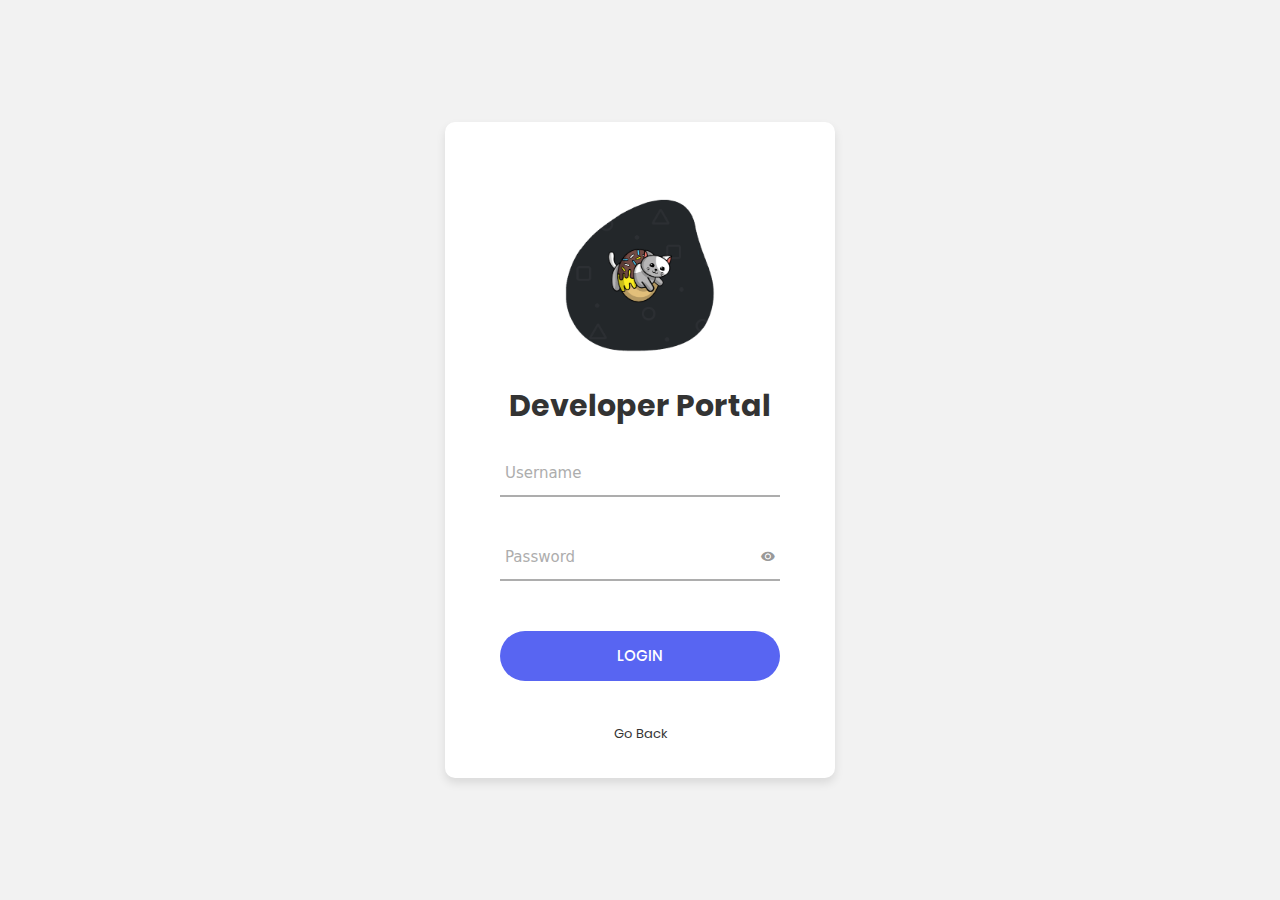
<file: portal/index.html>
<!DOCTYPE html>
<html lang="en">
<head>
	<title>Dev Portal | BobCat Inc.</title>
	<meta charset="UTF-8">
	<meta name="viewport" content="width=device-width, initial-scale=1">
    
	<link href="/assets/img/favicon.png" rel="icon">
    <link href="/assets/img/apple-touch-icon.png" rel="apple-touch-icon">
        
	<link href="./assets-portal/vendor/bootstrap/css/bootstrap.min.css" rel="stylesheet">
	<link href="./assets-portal/fonts/font-awesome-4.7.0/css/font-awesome.min.css" rel="stylesheet">
	<link href="./assets-portal/fonts/iconic/css/material-design-iconic-font.min.css" rel="stylesheet">
	<link href="./assets-portal/vendor/animate/animate.css" rel="stylesheet">
	<link href="./assets-portal/vendor/css-hamburgers/hamburgers.min.css" rel="stylesheet">
	<link href="./assets-portal/vendor/animsition/css/animsition.min.css" rel="stylesheet">
	<link href="./assets-portal/vendor/select2/select2.min.css" rel="stylesheet">
	<link href="./assets-portal/vendor/daterangepicker/daterangepicker.css" rel="stylesheet">
<!--===============================================================================================-->
	<link href="./assets-portal/css/util.css" rel="stylesheet">
	<link href="./assets-portal/css/main.css" rel="stylesheet">
    
</head>
<body>
	
	<div class="limiter">
		<div class="container-login100">
			<div class="wrap-login100">
                
				<form id="login-form" class="login100-form validate-form">
                    <span class="login100-form-title p-b-26">
                        <img width="150px" src="./assets-portal/images/hero-img.png">
                        <br></br>
						Developer Portal
					</span>
                    
					<div class="wrap-input100 validate-input m-b-26" data-validate="Username is required">
						<span class="label-input100"></span>
						<input class="input100" type="text" name="username" id="username-field" placeholder="Username" >
						<span class="focus-input100"></span>
					</div>

					<div class="wrap-input100 validate-input m-b-18" data-validate = "Password is required">
						<span class="label-input100"></span>
						<input class="input100" type="password" id="myInput" name="password" id="password-field" placeholder="Password">
                        
						<span class="focus-input100"></span>
                            <span class="btn-show-pass">
							<i class="zmdi zmdi-eye" onclick="ShowPassword()"></i>
						</span>
                        
					</div>
                    
					<div class="container-login100-form-btn">
						<div class="wrap-login100-form-btn">
							<div class="login100-form-bgbtn"></div>
                            
                            <button type="submit" class="login100-form-btn" id="login-form-submit">Login</button>
						</div>
					</div>

                    <div class="text-center" style="padding-top: 40px;">
                        <a class="txt2" href="/index.html">Go Back</a>
                    </div>
                    
				</form>
			</div>
	    </div>
    </div>
	
    <script src="./assets-portal/js/login.js"></script>
    
	<script src="./assets-portal/vendor/jquery/jquery-3.2.1.min.js"></script>
	<script src="./assets-portal/vendor/animsition/js/animsition.min.js"></script>
	<script src="./assets-portal/vendor/bootstrap/js/popper.js"></script>
	<script src="./assets-portal/vendor/bootstrap/js/bootstrap.min.js"></script>
	<script src="./assets-portal/vendor/select2/select2.min.js"></script>
	<script src="./assets-portal/vendor/daterangepicker/moment.min.js"></script>
	<script src="./assets-portal/vendor/daterangepicker/daterangepicker.js"></script>
	<script src="./assets-portal/vendor/countdowntime/countdowntime.js"></script>
    
</body>
</html>
</file>
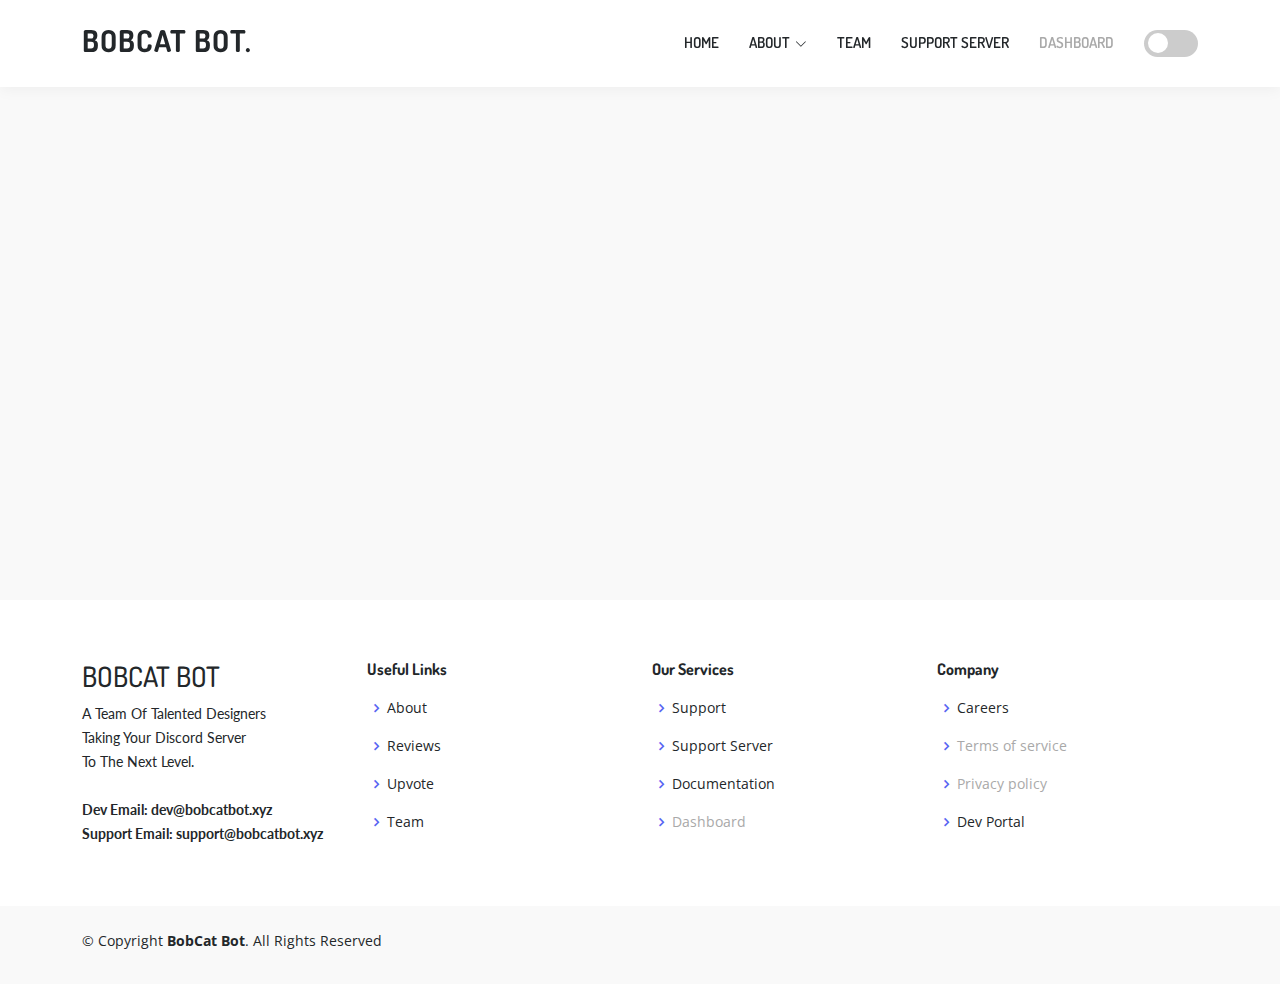
<file: testing/index2.html>
<!DOCTYPE html>
<html lang="en">

<head>
  <meta charset="utf-8">
  <meta content="width=device-width, initial-scale=1.0" name="viewport">

  <title>Home | BobCat Inc.</title>
  <meta content="" name="description">
  <meta content="" name="keywords">

  <!-- Favicons -->
  <link href="/assets/img/favicon.png" rel="icon">
  <link href="/assets/img/apple-touch-icon.png" rel="apple-touch-icon">

  <!-- Google Fonts -->
  <link href="https://fonts.googleapis.com/css?family=Open+Sans:300,300i,400,400i,600,600i,700,700i|Dosis:300,400,500,,600,700,700i|Lato:300,300i,400,400i,700,700i" rel="stylesheet">

  <!-- Vendor CSS Files -->
  <link href="/assets/vendor/bootstrap/css/bootstrap.min.css" rel="stylesheet">
  <link href="/assets/vendor/bootstrap-icons/bootstrap-icons.css" rel="stylesheet">
  <link href="/assets/vendor/boxicons/css/boxicons.min.css" rel="stylesheet">
  <link href="/assets/vendor/glightbox/css/glightbox.min.css" rel="stylesheet">
  <link href="/assets/vendor/swiper/swiper-bundle.min.css" rel="stylesheet">

  <!-- Template Main CSS File -->
  <link href="/assets/css/style.css" rel="stylesheet">
  
</head>

<body>

  <!-- ======= Header ======= -->
  <header id="header" class="fixed-top">
    <div class="container d-flex align-items-center justify-content-between">

      <!-- <a href="index.html" class="logo"><img src="assets/img/logo.png" alt="" class="img-fluid"></a> -->
      <h1 class="logo"><a href="index.html"><h1 style="font-size: 30px; font-weight: bold;"<b>BOBCAT BOT.</b></h1></a></h1>

      <nav id="navbar" class="navbar">
        <ul>
          <li><a class="nav-link scrollto" href="/">Home</a></li>
          <li class="dropdown"><a href="/index.html#about"><span>About</span> <i class="bi bi-chevron-down"></i></a>
            <ul>
              <li><a href="https://top.gg/bot/854845827109486623">Reviews</a></li>
              <li><a style="color:#a9a9a9">Parterships</a></li>
              <li><a href="https://top.gg/bot/854845827109486623/vote" target="_blank">Upvote</a></li>
              <li><a href="https://www.docs.bobcatbot.xyz/" target="_blank">BobCat's Docs</a></li>
            </ul>
          </li>
          <li><a class="nav-link scrollto " href="/index.html#team">Team</a></li>
          <li><a class="nav-link scrollto" href="https://discord.io/bobcat" target="_blank">Support Server</a></li>
          <li><a class="nav-link scrollto" style="color:#a9a9a9">Dashboard</a></li>
          <li><a class="nav-link scrollto">
            <label class="switch">
              <input type="checkbox" id="Dark-mode-switch">
              <span class="slider round" onclick="myFunction99()"></span>
              <span class="tooltiptext">Light/Dark<br>Mode</span>
            </label>
          </a></li>
        </ul>
       <i class="bi bi-list mobile-nav-toggle"></i>
      </nav><!-- .navbar -->

    </div>
    
  </header><!-- End Header -->
    
  <main id="main">
    <section></section>
    <section></section>
    <section></section>
    <section></section>
    <section>

  </main><!-- End #main -->

  <!-- ======= Footer ======= -->
  <footer id="footer">

    <div class="footer-top">
      <div class="container">
        <div class="row">

          <div class="col-lg-3 col-md-6 footer-contact">
            <h3 class="about-txt">BOBCAT BOT</h3>
            <p class="about-txt">
              A Team Of Talented Designers <br>
              Taking Your Discord Server<br>
              To The Next Level.<br><br>
              <b>Dev Email: dev@bobcatbot.xyz</b><br>
              <b>Support Email: support@bobcatbot.xyz</b>
            </p>
          </div>

          <div class="col-lg-3 col-md-6 footer-links">
            <h4>Useful Links</h4>
            <ul>
              <li><i class="bx bx-chevron-right"></i> <a href="#about">About</a></li>
              <li><i class="bx bx-chevron-right"></i> <a href="https://top.gg/bot/854845827109486623" target="_blank">Reviews</a></li>
              <li><i class="bx bx-chevron-right"></i> <a href="https://top.gg/bot/854845827109486623/vote" target="_blank">Upvote</a></li>
              <li><i class="bx bx-chevron-right"></i> <a href="#team">Team</a></li>
            </ul>
          </div>

          <div class="col-lg-3 col-md-6 footer-links">
            <h4>Our Services</h4>
            <ul>
              <li><i class="bx bx-chevron-right"></i> <a href="mailto:support@bobcatbot.xyz">Support</a></li>
              <li><i class="bx bx-chevron-right"></i> <a href="https://discord.io/bobcat" target="_blank">Support Server</a></li>
              <li><i class="bx bx-chevron-right"></i> <a href="https://www.docs.bobcatbot.xyz/" target="_blank">Documentation</a></li>
              <li><i class="bx bx-chevron-right"></i> <a style="color:#a9a9a9">Dashboard</a></li>
            </ul>
          </div>

          <div class="col-lg-3 col-md-6 footer-links">
            <h4>Company</h4>
            <ul>
              <li><i class="bx bx-chevron-right"></i> <a href="mailto:support@bobcatbot.xyz">Careers</a></li>
              <li><i class="bx bx-chevron-right"></i> <a style="color:#a9a9a9">Terms of service</a></li>
              <li><i class="bx bx-chevron-right"></i> <a style="color:#a9a9a9">Privacy policy</a></li>
              <li><i class="bx bx-chevron-right"></i> <a href="/portal/" target="_blank">Dev Portal</a></li>
            </ul>
          </div>
          
        </div>
      </div>
    </div>

    <div class="container py-4">
      <div class="copyright">
        &copy; Copyright <strong><span>BobCat Bot</span></strong>. All Rights Reserved
      </div>
    <div class="credits">
      
    </div></div>
  </footer><!-- End Footer -->

  <a href="#" class="back-to-top d-flex align-items-center justify-content-center"><i class="bi bi-arrow-up-short"></i></a>

  <!-- Vendor JS Files -->
  <script src="/assets/vendor/purecounter/purecounter.js"></script>
  <script src="/assets/vendor/bootstrap/js/bootstrap.bundle.min.js"></script>
  <script src="/assets/vendor/glightbox/js/glightbox.min.js"></script>
  <script src="/assets/vendor/isotope-layout/isotope.pkgd.min.js"></script>
  <script src="/assets/vendor/swiper/swiper-bundle.min.js"></script>
  <script src="/assets/vendor/php-email-form/validate.js"></script>

  <!-- Template Main JS File -->
  <script src="/assets/js/main.js"></script>

</body>

</html>
</file>
<file: portal/assets-portal/vendor/daterangepicker/daterangepicker.css>
.daterangepicker {
  position: absolute;
  color: inherit;
  background-color: #fff;
  border-radius: 4px;
  width: 278px;
  padding: 4px;
  margin-top: 1px;
  top: 100px;
  left: 20px;
  /* Calendars */ }
  .daterangepicker:before, .daterangepicker:after {
    position: absolute;
    display: inline-block;
    border-bottom-color: rgba(0, 0, 0, 0.2);
    content: ''; }
  .daterangepicker:before {
    top: -7px;
    border-right: 7px solid transparent;
    border-left: 7px solid transparent;
    border-bottom: 7px solid #ccc; }
  .daterangepicker:after {
    top: -6px;
    border-right: 6px solid transparent;
    border-bottom: 6px solid #fff;
    border-left: 6px solid transparent; }
  .daterangepicker.opensleft:before {
    right: 9px; }
  .daterangepicker.opensleft:after {
    right: 10px; }
  .daterangepicker.openscenter:before {
    left: 0;
    right: 0;
    width: 0;
    margin-left: auto;
    margin-right: auto; }
  .daterangepicker.openscenter:after {
    left: 0;
    right: 0;
    width: 0;
    margin-left: auto;
    margin-right: auto; }
  .daterangepicker.opensright:before {
    left: 9px; }
  .daterangepicker.opensright:after {
    left: 10px; }
  .daterangepicker.dropup {
    margin-top: -5px; }
    .daterangepicker.dropup:before {
      top: initial;
      bottom: -7px;
      border-bottom: initial;
      border-top: 7px solid #ccc; }
    .daterangepicker.dropup:after {
      top: initial;
      bottom: -6px;
      border-bottom: initial;
      border-top: 6px solid #fff; }
  .daterangepicker.dropdown-menu {
    max-width: none;
    z-index: 3001; }
  .daterangepicker.single .ranges, .daterangepicker.single .calendar {
    float: none; }
  .daterangepicker.show-calendar .calendar {
    display: block; }
  .daterangepicker .calendar {
    display: none;
    max-width: 270px;
    margin: 4px; }
    .daterangepicker .calendar.single .calendar-table {
      border: none; }
    .daterangepicker .calendar th, .daterangepicker .calendar td {
      white-space: nowrap;
      text-align: center;
      min-width: 32px; }
  .daterangepicker .calendar-table {
    border: 1px solid #fff;
    padding: 4px;
    border-radius: 4px;
    background-color: #fff; }
  .daterangepicker table {
    width: 100%;
    margin: 0; }
  .daterangepicker td, .daterangepicker th {
    text-align: center;
    width: 20px;
    height: 20px;
    border-radius: 4px;
    border: 1px solid transparent;
    white-space: nowrap;
    cursor: pointer; }
    .daterangepicker td.available:hover, .daterangepicker th.available:hover {
      background-color: #eee;
      border-color: transparent;
      color: inherit; }
    .daterangepicker td.week, .daterangepicker th.week {
      font-size: 80%;
      color: #ccc; }
  .daterangepicker td.off, .daterangepicker td.off.in-range, .daterangepicker td.off.start-date, .daterangepicker td.off.end-date {
    background-color: #fff;
    border-color: transparent;
    color: #999; }
  .daterangepicker td.in-range {
    background-color: #ebf4f8;
    border-color: transparent;
    color: #000;
    border-radius: 0; }
  .daterangepicker td.start-date {
    border-radius: 4px 0 0 4px; }
  .daterangepicker td.end-date {
    border-radius: 0 4px 4px 0; }
  .daterangepicker td.start-date.end-date {
    border-radius: 4px; }
  .daterangepicker td.active, .daterangepicker td.active:hover {
    background-color: #357ebd;
    border-color: transparent;
    color: #fff; }
  .daterangepicker th.month {
    width: auto; }
  .daterangepicker td.disabled, .daterangepicker option.disabled {
    color: #999;
    cursor: not-allowed;
    text-decoration: line-through; }
  .daterangepicker select.monthselect, .daterangepicker select.yearselect {
    font-size: 12px;
    padding: 1px;
    height: auto;
    margin: 0;
    cursor: default; }
  .daterangepicker select.monthselect {
    margin-right: 2%;
    width: 56%; }
  .daterangepicker select.yearselect {
    width: 40%; }
  .daterangepicker select.hourselect, .daterangepicker select.minuteselect, .daterangepicker select.secondselect, .daterangepicker select.ampmselect {
    width: 50px;
    margin-bottom: 0; }
  .daterangepicker .input-mini {
    border: 1px solid #ccc;
    border-radius: 4px;
    color: #555;
    height: 30px;
    line-height: 30px;
    display: block;
    vertical-align: middle;
    margin: 0 0 5px 0;
    padding: 0 6px 0 28px;
    width: 100%; }
    .daterangepicker .input-mini.active {
      border: 1px solid #08c;
      border-radius: 4px; }
  .daterangepicker .daterangepicker_input {
    position: relative; }
    .daterangepicker .daterangepicker_input i {
      position: absolute;
      left: 8px;
      top: 8px; }
  .daterangepicker.rtl .input-mini {
    padding-right: 28px;
    padding-left: 6px; }
  .daterangepicker.rtl .daterangepicker_input i {
    left: auto;
    right: 8px; }
  .daterangepicker .calendar-time {
    text-align: center;
    margin: 5px auto;
    line-height: 30px;
    position: relative;
    padding-left: 28px; }
    .daterangepicker .calendar-time select.disabled {
      color: #ccc;
      cursor: not-allowed; }

.ranges {
  font-size: 11px;
  float: none;
  margin: 4px;
  text-align: left; }
  .ranges ul {
    list-style: none;
    margin: 0 auto;
    padding: 0;
    width: 100%; }
  .ranges li {
    font-size: 13px;
    background-color: #f5f5f5;
    border: 1px solid #f5f5f5;
    border-radius: 4px;
    color: #08c;
    padding: 3px 12px;
    margin-bottom: 8px;
    cursor: pointer; }
    .ranges li:hover {
      background-color: #08c;
      border: 1px solid #08c;
      color: #fff; }
    .ranges li.active {
      background-color: #08c;
      border: 1px solid #08c;
      color: #fff; }

/*  Larger Screen Styling */
@media (min-width: 564px) {
  .daterangepicker {
    width: auto; }
    .daterangepicker .ranges ul {
      width: 160px; }
    .daterangepicker.single .ranges ul {
      width: 100%; }
    .daterangepicker.single .calendar.left {
      clear: none; }
    .daterangepicker.single.ltr .ranges, .daterangepicker.single.ltr .calendar {
      float: left; }
    .daterangepicker.single.rtl .ranges, .daterangepicker.single.rtl .calendar {
      float: right; }
    .daterangepicker.ltr {
      direction: ltr;
      text-align: left; }
      .daterangepicker.ltr .calendar.left {
        clear: left;
        margin-right: 0; }
        .daterangepicker.ltr .calendar.left .calendar-table {
          border-right: none;
          border-top-right-radius: 0;
          border-bottom-right-radius: 0; }
      .daterangepicker.ltr .calendar.right {
        margin-left: 0; }
        .daterangepicker.ltr .calendar.right .calendar-table {
          border-left: none;
          border-top-left-radius: 0;
          border-bottom-left-radius: 0; }
      .daterangepicker.ltr .left .daterangepicker_input {
        padding-right: 12px; }
      .daterangepicker.ltr .calendar.left .calendar-table {
        padding-right: 12px; }
      .daterangepicker.ltr .ranges, .daterangepicker.ltr .calendar {
        float: left; }
    .daterangepicker.rtl {
      direction: rtl;
      text-align: right; }
      .daterangepicker.rtl .calendar.left {
        clear: right;
        margin-left: 0; }
        .daterangepicker.rtl .calendar.left .calendar-table {
          border-left: none;
          border-top-left-radius: 0;
          border-bottom-left-radius: 0; }
      .daterangepicker.rtl .calendar.right {
        margin-right: 0; }
        .daterangepicker.rtl .calendar.right .calendar-table {
          border-right: none;
          border-top-right-radius: 0;
          border-bottom-right-radius: 0; }
      .daterangepicker.rtl .left .daterangepicker_input {
        padding-left: 12px; }
      .daterangepicker.rtl .calendar.left .calendar-table {
        padding-left: 12px; }
      .daterangepicker.rtl .ranges, .daterangepicker.rtl .calendar {
        text-align: right;
        float: right; } }
@media (min-width: 730px) {
  .daterangepicker .ranges {
    width: auto; }
  .daterangepicker.ltr .ranges {
    float: left; }
  .daterangepicker.rtl .ranges {
    float: right; }
  .daterangepicker .calendar.left {
    clear: none !important; } }
</file>
<file: portal/assets-portal/css/util.css>
/*[ FONT SIZE ]
///////////////////////////////////////////////////////////
*/
.fs-1 {font-size: 1px;}
.fs-2 {font-size: 2px;}
.fs-3 {font-size: 3px;}
.fs-4 {font-size: 4px;}
.fs-5 {font-size: 5px;}
.fs-6 {font-size: 6px;}
.fs-7 {font-size: 7px;}
.fs-8 {font-size: 8px;}
.fs-9 {font-size: 9px;}
.fs-10 {font-size: 10px;}
.fs-11 {font-size: 11px;}
.fs-12 {font-size: 12px;}
.fs-13 {font-size: 13px;}
.fs-14 {font-size: 14px;}
.fs-15 {font-size: 15px;}
.fs-16 {font-size: 16px;}
.fs-17 {font-size: 17px;}
.fs-18 {font-size: 18px;}
.fs-19 {font-size: 19px;}
.fs-20 {font-size: 20px;}
.fs-21 {font-size: 21px;}
.fs-22 {font-size: 22px;}
.fs-23 {font-size: 23px;}
.fs-24 {font-size: 24px;}
.fs-25 {font-size: 25px;}
.fs-26 {font-size: 26px;}
.fs-27 {font-size: 27px;}
.fs-28 {font-size: 28px;}
.fs-29 {font-size: 29px;}
.fs-30 {font-size: 30px;}
.fs-31 {font-size: 31px;}
.fs-32 {font-size: 32px;}
.fs-33 {font-size: 33px;}
.fs-34 {font-size: 34px;}
.fs-35 {font-size: 35px;}
.fs-36 {font-size: 36px;}
.fs-37 {font-size: 37px;}
.fs-38 {font-size: 38px;}
.fs-39 {font-size: 39px;}
.fs-40 {font-size: 40px;}
.fs-41 {font-size: 41px;}
.fs-42 {font-size: 42px;}
.fs-43 {font-size: 43px;}
.fs-44 {font-size: 44px;}
.fs-45 {font-size: 45px;}
.fs-46 {font-size: 46px;}
.fs-47 {font-size: 47px;}
.fs-48 {font-size: 48px;}
.fs-49 {font-size: 49px;}
.fs-50 {font-size: 50px;}
.fs-51 {font-size: 51px;}
.fs-52 {font-size: 52px;}
.fs-53 {font-size: 53px;}
.fs-54 {font-size: 54px;}
.fs-55 {font-size: 55px;}
.fs-56 {font-size: 56px;}
.fs-57 {font-size: 57px;}
.fs-58 {font-size: 58px;}
.fs-59 {font-size: 59px;}
.fs-60 {font-size: 60px;}
.fs-61 {font-size: 61px;}
.fs-62 {font-size: 62px;}
.fs-63 {font-size: 63px;}
.fs-64 {font-size: 64px;}
.fs-65 {font-size: 65px;}
.fs-66 {font-size: 66px;}
.fs-67 {font-size: 67px;}
.fs-68 {font-size: 68px;}
.fs-69 {font-size: 69px;}
.fs-70 {font-size: 70px;}
.fs-71 {font-size: 71px;}
.fs-72 {font-size: 72px;}
.fs-73 {font-size: 73px;}
.fs-74 {font-size: 74px;}
.fs-75 {font-size: 75px;}
.fs-76 {font-size: 76px;}
.fs-77 {font-size: 77px;}
.fs-78 {font-size: 78px;}
.fs-79 {font-size: 79px;}
.fs-80 {font-size: 80px;}
.fs-81 {font-size: 81px;}
.fs-82 {font-size: 82px;}
.fs-83 {font-size: 83px;}
.fs-84 {font-size: 84px;}
.fs-85 {font-size: 85px;}
.fs-86 {font-size: 86px;}
.fs-87 {font-size: 87px;}
.fs-88 {font-size: 88px;}
.fs-89 {font-size: 89px;}
.fs-90 {font-size: 90px;}
.fs-91 {font-size: 91px;}
.fs-92 {font-size: 92px;}
.fs-93 {font-size: 93px;}
.fs-94 {font-size: 94px;}
.fs-95 {font-size: 95px;}
.fs-96 {font-size: 96px;}
.fs-97 {font-size: 97px;}
.fs-98 {font-size: 98px;}
.fs-99 {font-size: 99px;}
.fs-100 {font-size: 100px;}
.fs-101 {font-size: 101px;}
.fs-102 {font-size: 102px;}
.fs-103 {font-size: 103px;}
.fs-104 {font-size: 104px;}
.fs-105 {font-size: 105px;}
.fs-106 {font-size: 106px;}
.fs-107 {font-size: 107px;}
.fs-108 {font-size: 108px;}
.fs-109 {font-size: 109px;}
.fs-110 {font-size: 110px;}
.fs-111 {font-size: 111px;}
.fs-112 {font-size: 112px;}
.fs-113 {font-size: 113px;}
.fs-114 {font-size: 114px;}
.fs-115 {font-size: 115px;}
.fs-116 {font-size: 116px;}
.fs-117 {font-size: 117px;}
.fs-118 {font-size: 118px;}
.fs-119 {font-size: 119px;}
.fs-120 {font-size: 120px;}
.fs-121 {font-size: 121px;}
.fs-122 {font-size: 122px;}
.fs-123 {font-size: 123px;}
.fs-124 {font-size: 124px;}
.fs-125 {font-size: 125px;}
.fs-126 {font-size: 126px;}
.fs-127 {font-size: 127px;}
.fs-128 {font-size: 128px;}
.fs-129 {font-size: 129px;}
.fs-130 {font-size: 130px;}
.fs-131 {font-size: 131px;}
.fs-132 {font-size: 132px;}
.fs-133 {font-size: 133px;}
.fs-134 {font-size: 134px;}
.fs-135 {font-size: 135px;}
.fs-136 {font-size: 136px;}
.fs-137 {font-size: 137px;}
.fs-138 {font-size: 138px;}
.fs-139 {font-size: 139px;}
.fs-140 {font-size: 140px;}
.fs-141 {font-size: 141px;}
.fs-142 {font-size: 142px;}
.fs-143 {font-size: 143px;}
.fs-144 {font-size: 144px;}
.fs-145 {font-size: 145px;}
.fs-146 {font-size: 146px;}
.fs-147 {font-size: 147px;}
.fs-148 {font-size: 148px;}
.fs-149 {font-size: 149px;}
.fs-150 {font-size: 150px;}
.fs-151 {font-size: 151px;}
.fs-152 {font-size: 152px;}
.fs-153 {font-size: 153px;}
.fs-154 {font-size: 154px;}
.fs-155 {font-size: 155px;}
.fs-156 {font-size: 156px;}
.fs-157 {font-size: 157px;}
.fs-158 {font-size: 158px;}
.fs-159 {font-size: 159px;}
.fs-160 {font-size: 160px;}
.fs-161 {font-size: 161px;}
.fs-162 {font-size: 162px;}
.fs-163 {font-size: 163px;}
.fs-164 {font-size: 164px;}
.fs-165 {font-size: 165px;}
.fs-166 {font-size: 166px;}
.fs-167 {font-size: 167px;}
.fs-168 {font-size: 168px;}
.fs-169 {font-size: 169px;}
.fs-170 {font-size: 170px;}
.fs-171 {font-size: 171px;}
.fs-172 {font-size: 172px;}
.fs-173 {font-size: 173px;}
.fs-174 {font-size: 174px;}
.fs-175 {font-size: 175px;}
.fs-176 {font-size: 176px;}
.fs-177 {font-size: 177px;}
.fs-178 {font-size: 178px;}
.fs-179 {font-size: 179px;}
.fs-180 {font-size: 180px;}
.fs-181 {font-size: 181px;}
.fs-182 {font-size: 182px;}
.fs-183 {font-size: 183px;}
.fs-184 {font-size: 184px;}
.fs-185 {font-size: 185px;}
.fs-186 {font-size: 186px;}
.fs-187 {font-size: 187px;}
.fs-188 {font-size: 188px;}
.fs-189 {font-size: 189px;}
.fs-190 {font-size: 190px;}
.fs-191 {font-size: 191px;}
.fs-192 {font-size: 192px;}
.fs-193 {font-size: 193px;}
.fs-194 {font-size: 194px;}
.fs-195 {font-size: 195px;}
.fs-196 {font-size: 196px;}
.fs-197 {font-size: 197px;}
.fs-198 {font-size: 198px;}
.fs-199 {font-size: 199px;}
.fs-200 {font-size: 200px;}

/*[ PADDING ]
///////////////////////////////////////////////////////////
*/
.p-t-0 {padding-top: 0px;}
.p-t-1 {padding-top: 1px;}
.p-t-2 {padding-top: 2px;}
.p-t-3 {padding-top: 3px;}
.p-t-4 {padding-top: 4px;}
.p-t-5 {padding-top: 5px;}
.p-t-6 {padding-top: 6px;}
.p-t-7 {padding-top: 7px;}
.p-t-8 {padding-top: 8px;}
.p-t-9 {padding-top: 9px;}
.p-t-10 {padding-top: 10px;}
.p-t-11 {padding-top: 11px;}
.p-t-12 {padding-top: 12px;}
.p-t-13 {padding-top: 13px;}
.p-t-14 {padding-top: 14px;}
.p-t-15 {padding-top: 15px;}
.p-t-16 {padding-top: 16px;}
.p-t-17 {padding-top: 17px;}
.p-t-18 {padding-top: 18px;}
.p-t-19 {padding-top: 19px;}
.p-t-20 {padding-top: 20px;}
.p-t-21 {padding-top: 21px;}
.p-t-22 {padding-top: 22px;}
.p-t-23 {padding-top: 23px;}
.p-t-24 {padding-top: 24px;}
.p-t-25 {padding-top: 25px;}
.p-t-26 {padding-top: 26px;}
.p-t-27 {padding-top: 27px;}
.p-t-28 {padding-top: 28px;}
.p-t-29 {padding-top: 29px;}
.p-t-30 {padding-top: 30px;}
.p-t-31 {padding-top: 31px;}
.p-t-32 {padding-top: 32px;}
.p-t-33 {padding-top: 33px;}
.p-t-34 {padding-top: 34px;}
.p-t-35 {padding-top: 35px;}
.p-t-36 {padding-top: 36px;}
.p-t-37 {padding-top: 37px;}
.p-t-38 {padding-top: 38px;}
.p-t-39 {padding-top: 39px;}
.p-t-40 {padding-top: 40px;}
.p-t-41 {padding-top: 41px;}
.p-t-42 {padding-top: 42px;}
.p-t-43 {padding-top: 43px;}
.p-t-44 {padding-top: 44px;}
.p-t-45 {padding-top: 45px;}
.p-t-46 {padding-top: 46px;}
.p-t-47 {padding-top: 47px;}
.p-t-48 {padding-top: 48px;}
.p-t-49 {padding-top: 49px;}
.p-t-50 {padding-top: 50px;}
.p-t-51 {padding-top: 51px;}
.p-t-52 {padding-top: 52px;}
.p-t-53 {padding-top: 53px;}
.p-t-54 {padding-top: 54px;}
.p-t-55 {padding-top: 55px;}
.p-t-56 {padding-top: 56px;}
.p-t-57 {padding-top: 57px;}
.p-t-58 {padding-top: 58px;}
.p-t-59 {padding-top: 59px;}
.p-t-60 {padding-top: 60px;}
.p-t-61 {padding-top: 61px;}
.p-t-62 {padding-top: 62px;}
.p-t-63 {padding-top: 63px;}
.p-t-64 {padding-top: 64px;}
.p-t-65 {padding-top: 65px;}
.p-t-66 {padding-top: 66px;}
.p-t-67 {padding-top: 67px;}
.p-t-68 {padding-top: 68px;}
.p-t-69 {padding-top: 69px;}
.p-t-70 {padding-top: 70px;}
.p-t-71 {padding-top: 71px;}
.p-t-72 {padding-top: 72px;}
.p-t-73 {padding-top: 73px;}
.p-t-74 {padding-top: 74px;}
.p-t-75 {padding-top: 75px;}
.p-t-76 {padding-top: 76px;}
.p-t-77 {padding-top: 77px;}
.p-t-78 {padding-top: 78px;}
.p-t-79 {padding-top: 79px;}
.p-t-80 {padding-top: 80px;}
.p-t-81 {padding-top: 81px;}
.p-t-82 {padding-top: 82px;}
.p-t-83 {padding-top: 83px;}
.p-t-84 {padding-top: 84px;}
.p-t-85 {padding-top: 85px;}
.p-t-86 {padding-top: 86px;}
.p-t-87 {padding-top: 87px;}
.p-t-88 {padding-top: 88px;}
.p-t-89 {padding-top: 89px;}
.p-t-90 {padding-top: 90px;}
.p-t-91 {padding-top: 91px;}
.p-t-92 {padding-top: 92px;}
.p-t-93 {padding-top: 93px;}
.p-t-94 {padding-top: 94px;}
.p-t-95 {padding-top: 95px;}
.p-t-96 {padding-top: 96px;}
.p-t-97 {padding-top: 97px;}
.p-t-98 {padding-top: 98px;}
.p-t-99 {padding-top: 99px;}
.p-t-100 {padding-top: 100px;}
.p-t-101 {padding-top: 101px;}
.p-t-102 {padding-top: 102px;}
.p-t-103 {padding-top: 103px;}
.p-t-104 {padding-top: 104px;}
.p-t-105 {padding-top: 105px;}
.p-t-106 {padding-top: 106px;}
.p-t-107 {padding-top: 107px;}
.p-t-108 {padding-top: 108px;}
.p-t-109 {padding-top: 109px;}
.p-t-110 {padding-top: 110px;}
.p-t-111 {padding-top: 111px;}
.p-t-112 {padding-top: 112px;}
.p-t-113 {padding-top: 113px;}
.p-t-114 {padding-top: 114px;}
.p-t-115 {padding-top: 115px;}
.p-t-116 {padding-top: 116px;}
.p-t-117 {padding-top: 117px;}
.p-t-118 {padding-top: 118px;}
.p-t-119 {padding-top: 119px;}
.p-t-120 {padding-top: 120px;}
.p-t-121 {padding-top: 121px;}
.p-t-122 {padding-top: 122px;}
.p-t-123 {padding-top: 123px;}
.p-t-124 {padding-top: 124px;}
.p-t-125 {padding-top: 125px;}
.p-t-126 {padding-top: 126px;}
.p-t-127 {padding-top: 127px;}
.p-t-128 {padding-top: 128px;}
.p-t-129 {padding-top: 129px;}
.p-t-130 {padding-top: 130px;}
.p-t-131 {padding-top: 131px;}
.p-t-132 {padding-top: 132px;}
.p-t-133 {padding-top: 133px;}
.p-t-134 {padding-top: 134px;}
.p-t-135 {padding-top: 135px;}
.p-t-136 {padding-top: 136px;}
.p-t-137 {padding-top: 137px;}
.p-t-138 {padding-top: 138px;}
.p-t-139 {padding-top: 139px;}
.p-t-140 {padding-top: 140px;}
.p-t-141 {padding-top: 141px;}
.p-t-142 {padding-top: 142px;}
.p-t-143 {padding-top: 143px;}
.p-t-144 {padding-top: 144px;}
.p-t-145 {padding-top: 145px;}
.p-t-146 {padding-top: 146px;}
.p-t-147 {padding-top: 147px;}
.p-t-148 {padding-top: 148px;}
.p-t-149 {padding-top: 149px;}
.p-t-150 {padding-top: 150px;}
.p-t-151 {padding-top: 151px;}
.p-t-152 {padding-top: 152px;}
.p-t-153 {padding-top: 153px;}
.p-t-154 {padding-top: 154px;}
.p-t-155 {padding-top: 155px;}
.p-t-156 {padding-top: 156px;}
.p-t-157 {padding-top: 157px;}
.p-t-158 {padding-top: 158px;}
.p-t-159 {padding-top: 159px;}
.p-t-160 {padding-top: 160px;}
.p-t-161 {padding-top: 161px;}
.p-t-162 {padding-top: 162px;}
.p-t-163 {padding-top: 163px;}
.p-t-164 {padding-top: 164px;}
.p-t-165 {padding-top: 165px;}
.p-t-166 {padding-top: 166px;}
.p-t-167 {padding-top: 167px;}
.p-t-168 {padding-top: 168px;}
.p-t-169 {padding-top: 169px;}
.p-t-170 {padding-top: 170px;}
.p-t-171 {padding-top: 171px;}
.p-t-172 {padding-top: 172px;}
.p-t-173 {padding-top: 173px;}
.p-t-174 {padding-top: 174px;}
.p-t-175 {padding-top: 175px;}
.p-t-176 {padding-top: 176px;}
.p-t-177 {padding-top: 177px;}
.p-t-178 {padding-top: 178px;}
.p-t-179 {padding-top: 179px;}
.p-t-180 {padding-top: 180px;}
.p-t-181 {padding-top: 181px;}
.p-t-182 {padding-top: 182px;}
.p-t-183 {padding-top: 183px;}
.p-t-184 {padding-top: 184px;}
.p-t-185 {padding-top: 185px;}
.p-t-186 {padding-top: 186px;}
.p-t-187 {padding-top: 187px;}
.p-t-188 {padding-top: 188px;}
.p-t-189 {padding-top: 189px;}
.p-t-190 {padding-top: 190px;}
.p-t-191 {padding-top: 191px;}
.p-t-192 {padding-top: 192px;}
.p-t-193 {padding-top: 193px;}
.p-t-194 {padding-top: 194px;}
.p-t-195 {padding-top: 195px;}
.p-t-196 {padding-top: 196px;}
.p-t-197 {padding-top: 197px;}
.p-t-198 {padding-top: 198px;}
.p-t-199 {padding-top: 199px;}
.p-t-200 {padding-top: 200px;}
.p-t-201 {padding-top: 201px;}
.p-t-202 {padding-top: 202px;}
.p-t-203 {padding-top: 203px;}
.p-t-204 {padding-top: 204px;}
.p-t-205 {padding-top: 205px;}
.p-t-206 {padding-top: 206px;}
.p-t-207 {padding-top: 207px;}
.p-t-208 {padding-top: 208px;}
.p-t-209 {padding-top: 209px;}
.p-t-210 {padding-top: 210px;}
.p-t-211 {padding-top: 211px;}
.p-t-212 {padding-top: 212px;}
.p-t-213 {padding-top: 213px;}
.p-t-214 {padding-top: 214px;}
.p-t-215 {padding-top: 215px;}
.p-t-216 {padding-top: 216px;}
.p-t-217 {padding-top: 217px;}
.p-t-218 {padding-top: 218px;}
.p-t-219 {padding-top: 219px;}
.p-t-220 {padding-top: 220px;}
.p-t-221 {padding-top: 221px;}
.p-t-222 {padding-top: 222px;}
.p-t-223 {padding-top: 223px;}
.p-t-224 {padding-top: 224px;}
.p-t-225 {padding-top: 225px;}
.p-t-226 {padding-top: 226px;}
.p-t-227 {padding-top: 227px;}
.p-t-228 {padding-top: 228px;}
.p-t-229 {padding-top: 229px;}
.p-t-230 {padding-top: 230px;}
.p-t-231 {padding-top: 231px;}
.p-t-232 {padding-top: 232px;}
.p-t-233 {padding-top: 233px;}
.p-t-234 {padding-top: 234px;}
.p-t-235 {padding-top: 235px;}
.p-t-236 {padding-top: 236px;}
.p-t-237 {padding-top: 237px;}
.p-t-238 {padding-top: 238px;}
.p-t-239 {padding-top: 239px;}
.p-t-240 {padding-top: 240px;}
.p-t-241 {padding-top: 241px;}
.p-t-242 {padding-top: 242px;}
.p-t-243 {padding-top: 243px;}
.p-t-244 {padding-top: 244px;}
.p-t-245 {padding-top: 245px;}
.p-t-246 {padding-top: 246px;}
.p-t-247 {padding-top: 247px;}
.p-t-248 {padding-top: 248px;}
.p-t-249 {padding-top: 249px;}
.p-t-250 {padding-top: 250px;}
.p-b-0 {padding-bottom: 0px;}
.p-b-1 {padding-bottom: 1px;}
.p-b-2 {padding-bottom: 2px;}
.p-b-3 {padding-bottom: 3px;}
.p-b-4 {padding-bottom: 4px;}
.p-b-5 {padding-bottom: 5px;}
.p-b-6 {padding-bottom: 6px;}
.p-b-7 {padding-bottom: 7px;}
.p-b-8 {padding-bottom: 8px;}
.p-b-9 {padding-bottom: 9px;}
.p-b-10 {padding-bottom: 10px;}
.p-b-11 {padding-bottom: 11px;}
.p-b-12 {padding-bottom: 12px;}
.p-b-13 {padding-bottom: 13px;}
.p-b-14 {padding-bottom: 14px;}
.p-b-15 {padding-bottom: 15px;}
.p-b-16 {padding-bottom: 16px;}
.p-b-17 {padding-bottom: 17px;}
.p-b-18 {padding-bottom: 18px;}
.p-b-19 {padding-bottom: 19px;}
.p-b-20 {padding-bottom: 20px;}
.p-b-21 {padding-bottom: 21px;}
.p-b-22 {padding-bottom: 22px;}
.p-b-23 {padding-bottom: 23px;}
.p-b-24 {padding-bottom: 24px;}
.p-b-25 {padding-bottom: 25px;}
.p-b-26 {padding-bottom: 26px;}
.p-b-27 {padding-bottom: 27px;}
.p-b-28 {padding-bottom: 28px;}
.p-b-29 {padding-bottom: 29px;}
.p-b-30 {padding-bottom: 30px;}
.p-b-31 {padding-bottom: 31px;}
.p-b-32 {padding-bottom: 32px;}
.p-b-33 {padding-bottom: 33px;}
.p-b-34 {padding-bottom: 34px;}
.p-b-35 {padding-bottom: 35px;}
.p-b-36 {padding-bottom: 36px;}
.p-b-37 {padding-bottom: 37px;}
.p-b-38 {padding-bottom: 38px;}
.p-b-39 {padding-bottom: 39px;}
.p-b-40 {padding-bottom: 40px;}
.p-b-41 {padding-bottom: 41px;}
.p-b-42 {padding-bottom: 42px;}
.p-b-43 {padding-bottom: 43px;}
.p-b-44 {padding-bottom: 44px;}
.p-b-45 {padding-bottom: 45px;}
.p-b-46 {padding-bottom: 46px;}
.p-b-47 {padding-bottom: 47px;}
.p-b-48 {padding-bottom: 48px;}
.p-b-49 {padding-bottom: 49px;}
.p-b-50 {padding-bottom: 50px;}
.p-b-51 {padding-bottom: 51px;}
.p-b-52 {padding-bottom: 52px;}
.p-b-53 {padding-bottom: 53px;}
.p-b-54 {padding-bottom: 54px;}
.p-b-55 {padding-bottom: 55px;}
.p-b-56 {padding-bottom: 56px;}
.p-b-57 {padding-bottom: 57px;}
.p-b-58 {padding-bottom: 58px;}
.p-b-59 {padding-bottom: 59px;}
.p-b-60 {padding-bottom: 60px;}
.p-b-61 {padding-bottom: 61px;}
.p-b-62 {padding-bottom: 62px;}
.p-b-63 {padding-bottom: 63px;}
.p-b-64 {padding-bottom: 64px;}
.p-b-65 {padding-bottom: 65px;}
.p-b-66 {padding-bottom: 66px;}
.p-b-67 {padding-bottom: 67px;}
.p-b-68 {padding-bottom: 68px;}
.p-b-69 {padding-bottom: 69px;}
.p-b-70 {padding-bottom: 70px;}
.p-b-71 {padding-bottom: 71px;}
.p-b-72 {padding-bottom: 72px;}
.p-b-73 {padding-bottom: 73px;}
.p-b-74 {padding-bottom: 74px;}
.p-b-75 {padding-bottom: 75px;}
.p-b-76 {padding-bottom: 76px;}
.p-b-77 {padding-bottom: 77px;}
.p-b-78 {padding-bottom: 78px;}
.p-b-79 {padding-bottom: 79px;}
.p-b-80 {padding-bottom: 80px;}
.p-b-81 {padding-bottom: 81px;}
.p-b-82 {padding-bottom: 82px;}
.p-b-83 {padding-bottom: 83px;}
.p-b-84 {padding-bottom: 84px;}
.p-b-85 {padding-bottom: 85px;}
.p-b-86 {padding-bottom: 86px;}
.p-b-87 {padding-bottom: 87px;}
.p-b-88 {padding-bottom: 88px;}
.p-b-89 {padding-bottom: 89px;}
.p-b-90 {padding-bottom: 90px;}
.p-b-91 {padding-bottom: 91px;}
.p-b-92 {padding-bottom: 92px;}
.p-b-93 {padding-bottom: 93px;}
.p-b-94 {padding-bottom: 94px;}
.p-b-95 {padding-bottom: 95px;}
.p-b-96 {padding-bottom: 96px;}
.p-b-97 {padding-bottom: 97px;}
.p-b-98 {padding-bottom: 98px;}
.p-b-99 {padding-bottom: 99px;}
.p-b-100 {padding-bottom: 100px;}
.p-b-101 {padding-bottom: 101px;}
.p-b-102 {padding-bottom: 102px;}
.p-b-103 {padding-bottom: 103px;}
.p-b-104 {padding-bottom: 104px;}
.p-b-105 {padding-bottom: 105px;}
.p-b-106 {padding-bottom: 106px;}
.p-b-107 {padding-bottom: 107px;}
.p-b-108 {padding-bottom: 108px;}
.p-b-109 {padding-bottom: 109px;}
.p-b-110 {padding-bottom: 110px;}
.p-b-111 {padding-bottom: 111px;}
.p-b-112 {padding-bottom: 112px;}
.p-b-113 {padding-bottom: 113px;}
.p-b-114 {padding-bottom: 114px;}
.p-b-115 {padding-bottom: 115px;}
.p-b-116 {padding-bottom: 116px;}
.p-b-117 {padding-bottom: 117px;}
.p-b-118 {padding-bottom: 118px;}
.p-b-119 {padding-bottom: 119px;}
.p-b-120 {padding-bottom: 120px;}
.p-b-121 {padding-bottom: 121px;}
.p-b-122 {padding-bottom: 122px;}
.p-b-123 {padding-bottom: 123px;}
.p-b-124 {padding-bottom: 124px;}
.p-b-125 {padding-bottom: 125px;}
.p-b-126 {padding-bottom: 126px;}
.p-b-127 {padding-bottom: 127px;}
.p-b-128 {padding-bottom: 128px;}
.p-b-129 {padding-bottom: 129px;}
.p-b-130 {padding-bottom: 130px;}
.p-b-131 {padding-bottom: 131px;}
.p-b-132 {padding-bottom: 132px;}
.p-b-133 {padding-bottom: 133px;}
.p-b-134 {padding-bottom: 134px;}
.p-b-135 {padding-bottom: 135px;}
.p-b-136 {padding-bottom: 136px;}
.p-b-137 {padding-bottom: 137px;}
.p-b-138 {padding-bottom: 138px;}
.p-b-139 {padding-bottom: 139px;}
.p-b-140 {padding-bottom: 140px;}
.p-b-141 {padding-bottom: 141px;}
.p-b-142 {padding-bottom: 142px;}
.p-b-143 {padding-bottom: 143px;}
.p-b-144 {padding-bottom: 144px;}
.p-b-145 {padding-bottom: 145px;}
.p-b-146 {padding-bottom: 146px;}
.p-b-147 {padding-bottom: 147px;}
.p-b-148 {padding-bottom: 148px;}
.p-b-149 {padding-bottom: 149px;}
.p-b-150 {padding-bottom: 150px;}
.p-b-151 {padding-bottom: 151px;}
.p-b-152 {padding-bottom: 152px;}
.p-b-153 {padding-bottom: 153px;}
.p-b-154 {padding-bottom: 154px;}
.p-b-155 {padding-bottom: 155px;}
.p-b-156 {padding-bottom: 156px;}
.p-b-157 {padding-bottom: 157px;}
.p-b-158 {padding-bottom: 158px;}
.p-b-159 {padding-bottom: 159px;}
.p-b-160 {padding-bottom: 160px;}
.p-b-161 {padding-bottom: 161px;}
.p-b-162 {padding-bottom: 162px;}
.p-b-163 {padding-bottom: 163px;}
.p-b-164 {padding-bottom: 164px;}
.p-b-165 {padding-bottom: 165px;}
.p-b-166 {padding-bottom: 166px;}
.p-b-167 {padding-bottom: 167px;}
.p-b-168 {padding-bottom: 168px;}
.p-b-169 {padding-bottom: 169px;}
.p-b-170 {padding-bottom: 170px;}
.p-b-171 {padding-bottom: 171px;}
.p-b-172 {padding-bottom: 172px;}
.p-b-173 {padding-bottom: 173px;}
.p-b-174 {padding-bottom: 174px;}
.p-b-175 {padding-bottom: 175px;}
.p-b-176 {padding-bottom: 176px;}
.p-b-177 {padding-bottom: 177px;}
.p-b-178 {padding-bottom: 178px;}
.p-b-179 {padding-bottom: 179px;}
.p-b-180 {padding-bottom: 180px;}
.p-b-181 {padding-bottom: 181px;}
.p-b-182 {padding-bottom: 182px;}
.p-b-183 {padding-bottom: 183px;}
.p-b-184 {padding-bottom: 184px;}
.p-b-185 {padding-bottom: 185px;}
.p-b-186 {padding-bottom: 186px;}
.p-b-187 {padding-bottom: 187px;}
.p-b-188 {padding-bottom: 188px;}
.p-b-189 {padding-bottom: 189px;}
.p-b-190 {padding-bottom: 190px;}
.p-b-191 {padding-bottom: 191px;}
.p-b-192 {padding-bottom: 192px;}
.p-b-193 {padding-bottom: 193px;}
.p-b-194 {padding-bottom: 194px;}
.p-b-195 {padding-bottom: 195px;}
.p-b-196 {padding-bottom: 196px;}
.p-b-197 {padding-bottom: 197px;}
.p-b-198 {padding-bottom: 198px;}
.p-b-199 {padding-bottom: 199px;}
.p-b-200 {padding-bottom: 200px;}
.p-b-201 {padding-bottom: 201px;}
.p-b-202 {padding-bottom: 202px;}
.p-b-203 {padding-bottom: 203px;}
.p-b-204 {padding-bottom: 204px;}
.p-b-205 {padding-bottom: 205px;}
.p-b-206 {padding-bottom: 206px;}
.p-b-207 {padding-bottom: 207px;}
.p-b-208 {padding-bottom: 208px;}
.p-b-209 {padding-bottom: 209px;}
.p-b-210 {padding-bottom: 210px;}
.p-b-211 {padding-bottom: 211px;}
.p-b-212 {padding-bottom: 212px;}
.p-b-213 {padding-bottom: 213px;}
.p-b-214 {padding-bottom: 214px;}
.p-b-215 {padding-bottom: 215px;}
.p-b-216 {padding-bottom: 216px;}
.p-b-217 {padding-bottom: 217px;}
.p-b-218 {padding-bottom: 218px;}
.p-b-219 {padding-bottom: 219px;}
.p-b-220 {padding-bottom: 220px;}
.p-b-221 {padding-bottom: 221px;}
.p-b-222 {padding-bottom: 222px;}
.p-b-223 {padding-bottom: 223px;}
.p-b-224 {padding-bottom: 224px;}
.p-b-225 {padding-bottom: 225px;}
.p-b-226 {padding-bottom: 226px;}
.p-b-227 {padding-bottom: 227px;}
.p-b-228 {padding-bottom: 228px;}
.p-b-229 {padding-bottom: 229px;}
.p-b-230 {padding-bottom: 230px;}
.p-b-231 {padding-bottom: 231px;}
.p-b-232 {padding-bottom: 232px;}
.p-b-233 {padding-bottom: 233px;}
.p-b-234 {padding-bottom: 234px;}
.p-b-235 {padding-bottom: 235px;}
.p-b-236 {padding-bottom: 236px;}
.p-b-237 {padding-bottom: 237px;}
.p-b-238 {padding-bottom: 238px;}
.p-b-239 {padding-bottom: 239px;}
.p-b-240 {padding-bottom: 240px;}
.p-b-241 {padding-bottom: 241px;}
.p-b-242 {padding-bottom: 242px;}
.p-b-243 {padding-bottom: 243px;}
.p-b-244 {padding-bottom: 244px;}
.p-b-245 {padding-bottom: 245px;}
.p-b-246 {padding-bottom: 246px;}
.p-b-247 {padding-bottom: 247px;}
.p-b-248 {padding-bottom: 248px;}
.p-b-249 {padding-bottom: 249px;}
.p-b-250 {padding-bottom: 250px;}
.p-l-0 {padding-left: 0px;}
.p-l-1 {padding-left: 1px;}
.p-l-2 {padding-left: 2px;}
.p-l-3 {padding-left: 3px;}
.p-l-4 {padding-left: 4px;}
.p-l-5 {padding-left: 5px;}
.p-l-6 {padding-left: 6px;}
.p-l-7 {padding-left: 7px;}
.p-l-8 {padding-left: 8px;}
.p-l-9 {padding-left: 9px;}
.p-l-10 {padding-left: 10px;}
.p-l-11 {padding-left: 11px;}
.p-l-12 {padding-left: 12px;}
.p-l-13 {padding-left: 13px;}
.p-l-14 {padding-left: 14px;}
.p-l-15 {padding-left: 15px;}
.p-l-16 {padding-left: 16px;}
.p-l-17 {padding-left: 17px;}
.p-l-18 {padding-left: 18px;}
.p-l-19 {padding-left: 19px;}
.p-l-20 {padding-left: 20px;}
.p-l-21 {padding-left: 21px;}
.p-l-22 {padding-left: 22px;}
.p-l-23 {padding-left: 23px;}
.p-l-24 {padding-left: 24px;}
.p-l-25 {padding-left: 25px;}
.p-l-26 {padding-left: 26px;}
.p-l-27 {padding-left: 27px;}
.p-l-28 {padding-left: 28px;}
.p-l-29 {padding-left: 29px;}
.p-l-30 {padding-left: 30px;}
.p-l-31 {padding-left: 31px;}
.p-l-32 {padding-left: 32px;}
.p-l-33 {padding-left: 33px;}
.p-l-34 {padding-left: 34px;}
.p-l-35 {padding-left: 35px;}
.p-l-36 {padding-left: 36px;}
.p-l-37 {padding-left: 37px;}
.p-l-38 {padding-left: 38px;}
.p-l-39 {padding-left: 39px;}
.p-l-40 {padding-left: 40px;}
.p-l-41 {padding-left: 41px;}
.p-l-42 {padding-left: 42px;}
.p-l-43 {padding-left: 43px;}
.p-l-44 {padding-left: 44px;}
.p-l-45 {padding-left: 45px;}
.p-l-46 {padding-left: 46px;}
.p-l-47 {padding-left: 47px;}
.p-l-48 {padding-left: 48px;}
.p-l-49 {padding-left: 49px;}
.p-l-50 {padding-left: 50px;}
.p-l-51 {padding-left: 51px;}
.p-l-52 {padding-left: 52px;}
.p-l-53 {padding-left: 53px;}
.p-l-54 {padding-left: 54px;}
.p-l-55 {padding-left: 55px;}
.p-l-56 {padding-left: 56px;}
.p-l-57 {padding-left: 57px;}
.p-l-58 {padding-left: 58px;}
.p-l-59 {padding-left: 59px;}
.p-l-60 {padding-left: 60px;}
.p-l-61 {padding-left: 61px;}
.p-l-62 {padding-left: 62px;}
.p-l-63 {padding-left: 63px;}
.p-l-64 {padding-left: 64px;}
.p-l-65 {padding-left: 65px;}
.p-l-66 {padding-left: 66px;}
.p-l-67 {padding-left: 67px;}
.p-l-68 {padding-left: 68px;}
.p-l-69 {padding-left: 69px;}
.p-l-70 {padding-left: 70px;}
.p-l-71 {padding-left: 71px;}
.p-l-72 {padding-left: 72px;}
.p-l-73 {padding-left: 73px;}
.p-l-74 {padding-left: 74px;}
.p-l-75 {padding-left: 75px;}
.p-l-76 {padding-left: 76px;}
.p-l-77 {padding-left: 77px;}
.p-l-78 {padding-left: 78px;}
.p-l-79 {padding-left: 79px;}
.p-l-80 {padding-left: 80px;}
.p-l-81 {padding-left: 81px;}
.p-l-82 {padding-left: 82px;}
.p-l-83 {padding-left: 83px;}
.p-l-84 {padding-left: 84px;}
.p-l-85 {padding-left: 85px;}
.p-l-86 {padding-left: 86px;}
.p-l-87 {padding-left: 87px;}
.p-l-88 {padding-left: 88px;}
.p-l-89 {padding-left: 89px;}
.p-l-90 {padding-left: 90px;}
.p-l-91 {padding-left: 91px;}
.p-l-92 {padding-left: 92px;}
.p-l-93 {padding-left: 93px;}
.p-l-94 {padding-left: 94px;}
.p-l-95 {padding-left: 95px;}
.p-l-96 {padding-left: 96px;}
.p-l-97 {padding-left: 97px;}
.p-l-98 {padding-left: 98px;}
.p-l-99 {padding-left: 99px;}
.p-l-100 {padding-left: 100px;}
.p-l-101 {padding-left: 101px;}
.p-l-102 {padding-left: 102px;}
.p-l-103 {padding-left: 103px;}
.p-l-104 {padding-left: 104px;}
.p-l-105 {padding-left: 105px;}
.p-l-106 {padding-left: 106px;}
.p-l-107 {padding-left: 107px;}
.p-l-108 {padding-left: 108px;}
.p-l-109 {padding-left: 109px;}
.p-l-110 {padding-left: 110px;}
.p-l-111 {padding-left: 111px;}
.p-l-112 {padding-left: 112px;}
.p-l-113 {padding-left: 113px;}
.p-l-114 {padding-left: 114px;}
.p-l-115 {padding-left: 115px;}
.p-l-116 {padding-left: 116px;}
.p-l-117 {padding-left: 117px;}
.p-l-118 {padding-left: 118px;}
.p-l-119 {padding-left: 119px;}
.p-l-120 {padding-left: 120px;}
.p-l-121 {padding-left: 121px;}
.p-l-122 {padding-left: 122px;}
.p-l-123 {padding-left: 123px;}
.p-l-124 {padding-left: 124px;}
.p-l-125 {padding-left: 125px;}
.p-l-126 {padding-left: 126px;}
.p-l-127 {padding-left: 127px;}
.p-l-128 {padding-left: 128px;}
.p-l-129 {padding-left: 129px;}
.p-l-130 {padding-left: 130px;}
.p-l-131 {padding-left: 131px;}
.p-l-132 {padding-left: 132px;}
.p-l-133 {padding-left: 133px;}
.p-l-134 {padding-left: 134px;}
.p-l-135 {padding-left: 135px;}
.p-l-136 {padding-left: 136px;}
.p-l-137 {padding-left: 137px;}
.p-l-138 {padding-left: 138px;}
.p-l-139 {padding-left: 139px;}
.p-l-140 {padding-left: 140px;}
.p-l-141 {padding-left: 141px;}
.p-l-142 {padding-left: 142px;}
.p-l-143 {padding-left: 143px;}
.p-l-144 {padding-left: 144px;}
.p-l-145 {padding-left: 145px;}
.p-l-146 {padding-left: 146px;}
.p-l-147 {padding-left: 147px;}
.p-l-148 {padding-left: 148px;}
.p-l-149 {padding-left: 149px;}
.p-l-150 {padding-left: 150px;}
.p-l-151 {padding-left: 151px;}
.p-l-152 {padding-left: 152px;}
.p-l-153 {padding-left: 153px;}
.p-l-154 {padding-left: 154px;}
.p-l-155 {padding-left: 155px;}
.p-l-156 {padding-left: 156px;}
.p-l-157 {padding-left: 157px;}
.p-l-158 {padding-left: 158px;}
.p-l-159 {padding-left: 159px;}
.p-l-160 {padding-left: 160px;}
.p-l-161 {padding-left: 161px;}
.p-l-162 {padding-left: 162px;}
.p-l-163 {padding-left: 163px;}
.p-l-164 {padding-left: 164px;}
.p-l-165 {padding-left: 165px;}
.p-l-166 {padding-left: 166px;}
.p-l-167 {padding-left: 167px;}
.p-l-168 {padding-left: 168px;}
.p-l-169 {padding-left: 169px;}
.p-l-170 {padding-left: 170px;}
.p-l-171 {padding-left: 171px;}
.p-l-172 {padding-left: 172px;}
.p-l-173 {padding-left: 173px;}
.p-l-174 {padding-left: 174px;}
.p-l-175 {padding-left: 175px;}
.p-l-176 {padding-left: 176px;}
.p-l-177 {padding-left: 177px;}
.p-l-178 {padding-left: 178px;}
.p-l-179 {padding-left: 179px;}
.p-l-180 {padding-left: 180px;}
.p-l-181 {padding-left: 181px;}
.p-l-182 {padding-left: 182px;}
.p-l-183 {padding-left: 183px;}
.p-l-184 {padding-left: 184px;}
.p-l-185 {padding-left: 185px;}
.p-l-186 {padding-left: 186px;}
.p-l-187 {padding-left: 187px;}
.p-l-188 {padding-left: 188px;}
.p-l-189 {padding-left: 189px;}
.p-l-190 {padding-left: 190px;}
.p-l-191 {padding-left: 191px;}
.p-l-192 {padding-left: 192px;}
.p-l-193 {padding-left: 193px;}
.p-l-194 {padding-left: 194px;}
.p-l-195 {padding-left: 195px;}
.p-l-196 {padding-left: 196px;}
.p-l-197 {padding-left: 197px;}
.p-l-198 {padding-left: 198px;}
.p-l-199 {padding-left: 199px;}
.p-l-200 {padding-left: 200px;}
.p-l-201 {padding-left: 201px;}
.p-l-202 {padding-left: 202px;}
.p-l-203 {padding-left: 203px;}
.p-l-204 {padding-left: 204px;}
.p-l-205 {padding-left: 205px;}
.p-l-206 {padding-left: 206px;}
.p-l-207 {padding-left: 207px;}
.p-l-208 {padding-left: 208px;}
.p-l-209 {padding-left: 209px;}
.p-l-210 {padding-left: 210px;}
.p-l-211 {padding-left: 211px;}
.p-l-212 {padding-left: 212px;}
.p-l-213 {padding-left: 213px;}
.p-l-214 {padding-left: 214px;}
.p-l-215 {padding-left: 215px;}
.p-l-216 {padding-left: 216px;}
.p-l-217 {padding-left: 217px;}
.p-l-218 {padding-left: 218px;}
.p-l-219 {padding-left: 219px;}
.p-l-220 {padding-left: 220px;}
.p-l-221 {padding-left: 221px;}
.p-l-222 {padding-left: 222px;}
.p-l-223 {padding-left: 223px;}
.p-l-224 {padding-left: 224px;}
.p-l-225 {padding-left: 225px;}
.p-l-226 {padding-left: 226px;}
.p-l-227 {padding-left: 227px;}
.p-l-228 {padding-left: 228px;}
.p-l-229 {padding-left: 229px;}
.p-l-230 {padding-left: 230px;}
.p-l-231 {padding-left: 231px;}
.p-l-232 {padding-left: 232px;}
.p-l-233 {padding-left: 233px;}
.p-l-234 {padding-left: 234px;}
.p-l-235 {padding-left: 235px;}
.p-l-236 {padding-left: 236px;}
.p-l-237 {padding-left: 237px;}
.p-l-238 {padding-left: 238px;}
.p-l-239 {padding-left: 239px;}
.p-l-240 {padding-left: 240px;}
.p-l-241 {padding-left: 241px;}
.p-l-242 {padding-left: 242px;}
.p-l-243 {padding-left: 243px;}
.p-l-244 {padding-left: 244px;}
.p-l-245 {padding-left: 245px;}
.p-l-246 {padding-left: 246px;}
.p-l-247 {padding-left: 247px;}
.p-l-248 {padding-left: 248px;}
.p-l-249 {padding-left: 249px;}
.p-l-250 {padding-left: 250px;}
.p-r-0 {padding-right: 0px;}
.p-r-1 {padding-right: 1px;}
.p-r-2 {padding-right: 2px;}
.p-r-3 {padding-right: 3px;}
.p-r-4 {padding-right: 4px;}
.p-r-5 {padding-right: 5px;}
.p-r-6 {padding-right: 6px;}
.p-r-7 {padding-right: 7px;}
.p-r-8 {padding-right: 8px;}
.p-r-9 {padding-right: 9px;}
.p-r-10 {padding-right: 10px;}
.p-r-11 {padding-right: 11px;}
.p-r-12 {padding-right: 12px;}
.p-r-13 {padding-right: 13px;}
.p-r-14 {padding-right: 14px;}
.p-r-15 {padding-right: 15px;}
.p-r-16 {padding-right: 16px;}
.p-r-17 {padding-right: 17px;}
.p-r-18 {padding-right: 18px;}
.p-r-19 {padding-right: 19px;}
.p-r-20 {padding-right: 20px;}
.p-r-21 {padding-right: 21px;}
.p-r-22 {padding-right: 22px;}
.p-r-23 {padding-right: 23px;}
.p-r-24 {padding-right: 24px;}
.p-r-25 {padding-right: 25px;}
.p-r-26 {padding-right: 26px;}
.p-r-27 {padding-right: 27px;}
.p-r-28 {padding-right: 28px;}
.p-r-29 {padding-right: 29px;}
.p-r-30 {padding-right: 30px;}
.p-r-31 {padding-right: 31px;}
.p-r-32 {padding-right: 32px;}
.p-r-33 {padding-right: 33px;}
.p-r-34 {padding-right: 34px;}
.p-r-35 {padding-right: 35px;}
.p-r-36 {padding-right: 36px;}
.p-r-37 {padding-right: 37px;}
.p-r-38 {padding-right: 38px;}
.p-r-39 {padding-right: 39px;}
.p-r-40 {padding-right: 40px;}
.p-r-41 {padding-right: 41px;}
.p-r-42 {padding-right: 42px;}
.p-r-43 {padding-right: 43px;}
.p-r-44 {padding-right: 44px;}
.p-r-45 {padding-right: 45px;}
.p-r-46 {padding-right: 46px;}
.p-r-47 {padding-right: 47px;}
.p-r-48 {padding-right: 48px;}
.p-r-49 {padding-right: 49px;}
.p-r-50 {padding-right: 50px;}
.p-r-51 {padding-right: 51px;}
.p-r-52 {padding-right: 52px;}
.p-r-53 {padding-right: 53px;}
.p-r-54 {padding-right: 54px;}
.p-r-55 {padding-right: 55px;}
.p-r-56 {padding-right: 56px;}
.p-r-57 {padding-right: 57px;}
.p-r-58 {padding-right: 58px;}
.p-r-59 {padding-right: 59px;}
.p-r-60 {padding-right: 60px;}
.p-r-61 {padding-right: 61px;}
.p-r-62 {padding-right: 62px;}
.p-r-63 {padding-right: 63px;}
.p-r-64 {padding-right: 64px;}
.p-r-65 {padding-right: 65px;}
.p-r-66 {padding-right: 66px;}
.p-r-67 {padding-right: 67px;}
.p-r-68 {padding-right: 68px;}
.p-r-69 {padding-right: 69px;}
.p-r-70 {padding-right: 70px;}
.p-r-71 {padding-right: 71px;}
.p-r-72 {padding-right: 72px;}
.p-r-73 {padding-right: 73px;}
.p-r-74 {padding-right: 74px;}
.p-r-75 {padding-right: 75px;}
.p-r-76 {padding-right: 76px;}
.p-r-77 {padding-right: 77px;}
.p-r-78 {padding-right: 78px;}
.p-r-79 {padding-right: 79px;}
.p-r-80 {padding-right: 80px;}
.p-r-81 {padding-right: 81px;}
.p-r-82 {padding-right: 82px;}
.p-r-83 {padding-right: 83px;}
.p-r-84 {padding-right: 84px;}
.p-r-85 {padding-right: 85px;}
.p-r-86 {padding-right: 86px;}
.p-r-87 {padding-right: 87px;}
.p-r-88 {padding-right: 88px;}
.p-r-89 {padding-right: 89px;}
.p-r-90 {padding-right: 90px;}
.p-r-91 {padding-right: 91px;}
.p-r-92 {padding-right: 92px;}
.p-r-93 {padding-right: 93px;}
.p-r-94 {padding-right: 94px;}
.p-r-95 {padding-right: 95px;}
.p-r-96 {padding-right: 96px;}
.p-r-97 {padding-right: 97px;}
.p-r-98 {padding-right: 98px;}
.p-r-99 {padding-right: 99px;}
.p-r-100 {padding-right: 100px;}
.p-r-101 {padding-right: 101px;}
.p-r-102 {padding-right: 102px;}
.p-r-103 {padding-right: 103px;}
.p-r-104 {padding-right: 104px;}
.p-r-105 {padding-right: 105px;}
.p-r-106 {padding-right: 106px;}
.p-r-107 {padding-right: 107px;}
.p-r-108 {padding-right: 108px;}
.p-r-109 {padding-right: 109px;}
.p-r-110 {padding-right: 110px;}
.p-r-111 {padding-right: 111px;}
.p-r-112 {padding-right: 112px;}
.p-r-113 {padding-right: 113px;}
.p-r-114 {padding-right: 114px;}
.p-r-115 {padding-right: 115px;}
.p-r-116 {padding-right: 116px;}
.p-r-117 {padding-right: 117px;}
.p-r-118 {padding-right: 118px;}
.p-r-119 {padding-right: 119px;}
.p-r-120 {padding-right: 120px;}
.p-r-121 {padding-right: 121px;}
.p-r-122 {padding-right: 122px;}
.p-r-123 {padding-right: 123px;}
.p-r-124 {padding-right: 124px;}
.p-r-125 {padding-right: 125px;}
.p-r-126 {padding-right: 126px;}
.p-r-127 {padding-right: 127px;}
.p-r-128 {padding-right: 128px;}
.p-r-129 {padding-right: 129px;}
.p-r-130 {padding-right: 130px;}
.p-r-131 {padding-right: 131px;}
.p-r-132 {padding-right: 132px;}
.p-r-133 {padding-right: 133px;}
.p-r-134 {padding-right: 134px;}
.p-r-135 {padding-right: 135px;}
.p-r-136 {padding-right: 136px;}
.p-r-137 {padding-right: 137px;}
.p-r-138 {padding-right: 138px;}
.p-r-139 {padding-right: 139px;}
.p-r-140 {padding-right: 140px;}
.p-r-141 {padding-right: 141px;}
.p-r-142 {padding-right: 142px;}
.p-r-143 {padding-right: 143px;}
.p-r-144 {padding-right: 144px;}
.p-r-145 {padding-right: 145px;}
.p-r-146 {padding-right: 146px;}
.p-r-147 {padding-right: 147px;}
.p-r-148 {padding-right: 148px;}
.p-r-149 {padding-right: 149px;}
.p-r-150 {padding-right: 150px;}
.p-r-151 {padding-right: 151px;}
.p-r-152 {padding-right: 152px;}
.p-r-153 {padding-right: 153px;}
.p-r-154 {padding-right: 154px;}
.p-r-155 {padding-right: 155px;}
.p-r-156 {padding-right: 156px;}
.p-r-157 {padding-right: 157px;}
.p-r-158 {padding-right: 158px;}
.p-r-159 {padding-right: 159px;}
.p-r-160 {padding-right: 160px;}
.p-r-161 {padding-right: 161px;}
.p-r-162 {padding-right: 162px;}
.p-r-163 {padding-right: 163px;}
.p-r-164 {padding-right: 164px;}
.p-r-165 {padding-right: 165px;}
.p-r-166 {padding-right: 166px;}
.p-r-167 {padding-right: 167px;}
.p-r-168 {padding-right: 168px;}
.p-r-169 {padding-right: 169px;}
.p-r-170 {padding-right: 170px;}
.p-r-171 {padding-right: 171px;}
.p-r-172 {padding-right: 172px;}
.p-r-173 {padding-right: 173px;}
.p-r-174 {padding-right: 174px;}
.p-r-175 {padding-right: 175px;}
.p-r-176 {padding-right: 176px;}
.p-r-177 {padding-right: 177px;}
.p-r-178 {padding-right: 178px;}
.p-r-179 {padding-right: 179px;}
.p-r-180 {padding-right: 180px;}
.p-r-181 {padding-right: 181px;}
.p-r-182 {padding-right: 182px;}
.p-r-183 {padding-right: 183px;}
.p-r-184 {padding-right: 184px;}
.p-r-185 {padding-right: 185px;}
.p-r-186 {padding-right: 186px;}
.p-r-187 {padding-right: 187px;}
.p-r-188 {padding-right: 188px;}
.p-r-189 {padding-right: 189px;}
.p-r-190 {padding-right: 190px;}
.p-r-191 {padding-right: 191px;}
.p-r-192 {padding-right: 192px;}
.p-r-193 {padding-right: 193px;}
.p-r-194 {padding-right: 194px;}
.p-r-195 {padding-right: 195px;}
.p-r-196 {padding-right: 196px;}
.p-r-197 {padding-right: 197px;}
.p-r-198 {padding-right: 198px;}
.p-r-199 {padding-right: 199px;}
.p-r-200 {padding-right: 200px;}
.p-r-201 {padding-right: 201px;}
.p-r-202 {padding-right: 202px;}
.p-r-203 {padding-right: 203px;}
.p-r-204 {padding-right: 204px;}
.p-r-205 {padding-right: 205px;}
.p-r-206 {padding-right: 206px;}
.p-r-207 {padding-right: 207px;}
.p-r-208 {padding-right: 208px;}
.p-r-209 {padding-right: 209px;}
.p-r-210 {padding-right: 210px;}
.p-r-211 {padding-right: 211px;}
.p-r-212 {padding-right: 212px;}
.p-r-213 {padding-right: 213px;}
.p-r-214 {padding-right: 214px;}
.p-r-215 {padding-right: 215px;}
.p-r-216 {padding-right: 216px;}
.p-r-217 {padding-right: 217px;}
.p-r-218 {padding-right: 218px;}
.p-r-219 {padding-right: 219px;}
.p-r-220 {padding-right: 220px;}
.p-r-221 {padding-right: 221px;}
.p-r-222 {padding-right: 222px;}
.p-r-223 {padding-right: 223px;}
.p-r-224 {padding-right: 224px;}
.p-r-225 {padding-right: 225px;}
.p-r-226 {padding-right: 226px;}
.p-r-227 {padding-right: 227px;}
.p-r-228 {padding-right: 228px;}
.p-r-229 {padding-right: 229px;}
.p-r-230 {padding-right: 230px;}
.p-r-231 {padding-right: 231px;}
.p-r-232 {padding-right: 232px;}
.p-r-233 {padding-right: 233px;}
.p-r-234 {padding-right: 234px;}
.p-r-235 {padding-right: 235px;}
.p-r-236 {padding-right: 236px;}
.p-r-237 {padding-right: 237px;}
.p-r-238 {padding-right: 238px;}
.p-r-239 {padding-right: 239px;}
.p-r-240 {padding-right: 240px;}
.p-r-241 {padding-right: 241px;}
.p-r-242 {padding-right: 242px;}
.p-r-243 {padding-right: 243px;}
.p-r-244 {padding-right: 244px;}
.p-r-245 {padding-right: 245px;}
.p-r-246 {padding-right: 246px;}
.p-r-247 {padding-right: 247px;}
.p-r-248 {padding-right: 248px;}
.p-r-249 {padding-right: 249px;}
.p-r-250 {padding-right: 250px;}

/*[ MARGIN ]
///////////////////////////////////////////////////////////
*/
.m-t-0 {margin-top: 0px;}
.m-t-1 {margin-top: 1px;}
.m-t-2 {margin-top: 2px;}
.m-t-3 {margin-top: 3px;}
.m-t-4 {margin-top: 4px;}
.m-t-5 {margin-top: 5px;}
.m-t-6 {margin-top: 6px;}
.m-t-7 {margin-top: 7px;}
.m-t-8 {margin-top: 8px;}
.m-t-9 {margin-top: 9px;}
.m-t-10 {margin-top: 10px;}
.m-t-11 {margin-top: 11px;}
.m-t-12 {margin-top: 12px;}
.m-t-13 {margin-top: 13px;}
.m-t-14 {margin-top: 14px;}
.m-t-15 {margin-top: 15px;}
.m-t-16 {margin-top: 16px;}
.m-t-17 {margin-top: 17px;}
.m-t-18 {margin-top: 18px;}
.m-t-19 {margin-top: 19px;}
.m-t-20 {margin-top: 20px;}
.m-t-21 {margin-top: 21px;}
.m-t-22 {margin-top: 22px;}
.m-t-23 {margin-top: 23px;}
.m-t-24 {margin-top: 24px;}
.m-t-25 {margin-top: 25px;}
.m-t-26 {margin-top: 26px;}
.m-t-27 {margin-top: 27px;}
.m-t-28 {margin-top: 28px;}
.m-t-29 {margin-top: 29px;}
.m-t-30 {margin-top: 30px;}
.m-t-31 {margin-top: 31px;}
.m-t-32 {margin-top: 32px;}
.m-t-33 {margin-top: 33px;}
.m-t-34 {margin-top: 34px;}
.m-t-35 {margin-top: 35px;}
.m-t-36 {margin-top: 36px;}
.m-t-37 {margin-top: 37px;}
.m-t-38 {margin-top: 38px;}
.m-t-39 {margin-top: 39px;}
.m-t-40 {margin-top: 40px;}
.m-t-41 {margin-top: 41px;}
.m-t-42 {margin-top: 42px;}
.m-t-43 {margin-top: 43px;}
.m-t-44 {margin-top: 44px;}
.m-t-45 {margin-top: 45px;}
.m-t-46 {margin-top: 46px;}
.m-t-47 {margin-top: 47px;}
.m-t-48 {margin-top: 48px;}
.m-t-49 {margin-top: 49px;}
.m-t-50 {margin-top: 50px;}
.m-t-51 {margin-top: 51px;}
.m-t-52 {margin-top: 52px;}
.m-t-53 {margin-top: 53px;}
.m-t-54 {margin-top: 54px;}
.m-t-55 {margin-top: 55px;}
.m-t-56 {margin-top: 56px;}
.m-t-57 {margin-top: 57px;}
.m-t-58 {margin-top: 58px;}
.m-t-59 {margin-top: 59px;}
.m-t-60 {margin-top: 60px;}
.m-t-61 {margin-top: 61px;}
.m-t-62 {margin-top: 62px;}
.m-t-63 {margin-top: 63px;}
.m-t-64 {margin-top: 64px;}
.m-t-65 {margin-top: 65px;}
.m-t-66 {margin-top: 66px;}
.m-t-67 {margin-top: 67px;}
.m-t-68 {margin-top: 68px;}
.m-t-69 {margin-top: 69px;}
.m-t-70 {margin-top: 70px;}
.m-t-71 {margin-top: 71px;}
.m-t-72 {margin-top: 72px;}
.m-t-73 {margin-top: 73px;}
.m-t-74 {margin-top: 74px;}
.m-t-75 {margin-top: 75px;}
.m-t-76 {margin-top: 76px;}
.m-t-77 {margin-top: 77px;}
.m-t-78 {margin-top: 78px;}
.m-t-79 {margin-top: 79px;}
.m-t-80 {margin-top: 80px;}
.m-t-81 {margin-top: 81px;}
.m-t-82 {margin-top: 82px;}
.m-t-83 {margin-top: 83px;}
.m-t-84 {margin-top: 84px;}
.m-t-85 {margin-top: 85px;}
.m-t-86 {margin-top: 86px;}
.m-t-87 {margin-top: 87px;}
.m-t-88 {margin-top: 88px;}
.m-t-89 {margin-top: 89px;}
.m-t-90 {margin-top: 90px;}
.m-t-91 {margin-top: 91px;}
.m-t-92 {margin-top: 92px;}
.m-t-93 {margin-top: 93px;}
.m-t-94 {margin-top: 94px;}
.m-t-95 {margin-top: 95px;}
.m-t-96 {margin-top: 96px;}
.m-t-97 {margin-top: 97px;}
.m-t-98 {margin-top: 98px;}
.m-t-99 {margin-top: 99px;}
.m-t-100 {margin-top: 100px;}
.m-t-101 {margin-top: 101px;}
.m-t-102 {margin-top: 102px;}
.m-t-103 {margin-top: 103px;}
.m-t-104 {margin-top: 104px;}
.m-t-105 {margin-top: 105px;}
.m-t-106 {margin-top: 106px;}
.m-t-107 {margin-top: 107px;}
.m-t-108 {margin-top: 108px;}
.m-t-109 {margin-top: 109px;}
.m-t-110 {margin-top: 110px;}
.m-t-111 {margin-top: 111px;}
.m-t-112 {margin-top: 112px;}
.m-t-113 {margin-top: 113px;}
.m-t-114 {margin-top: 114px;}
.m-t-115 {margin-top: 115px;}
.m-t-116 {margin-top: 116px;}
.m-t-117 {margin-top: 117px;}
.m-t-118 {margin-top: 118px;}
.m-t-119 {margin-top: 119px;}
.m-t-120 {margin-top: 120px;}
.m-t-121 {margin-top: 121px;}
.m-t-122 {margin-top: 122px;}
.m-t-123 {margin-top: 123px;}
.m-t-124 {margin-top: 124px;}
.m-t-125 {margin-top: 125px;}
.m-t-126 {margin-top: 126px;}
.m-t-127 {margin-top: 127px;}
.m-t-128 {margin-top: 128px;}
.m-t-129 {margin-top: 129px;}
.m-t-130 {margin-top: 130px;}
.m-t-131 {margin-top: 131px;}
.m-t-132 {margin-top: 132px;}
.m-t-133 {margin-top: 133px;}
.m-t-134 {margin-top: 134px;}
.m-t-135 {margin-top: 135px;}
.m-t-136 {margin-top: 136px;}
.m-t-137 {margin-top: 137px;}
.m-t-138 {margin-top: 138px;}
.m-t-139 {margin-top: 139px;}
.m-t-140 {margin-top: 140px;}
.m-t-141 {margin-top: 141px;}
.m-t-142 {margin-top: 142px;}
.m-t-143 {margin-top: 143px;}
.m-t-144 {margin-top: 144px;}
.m-t-145 {margin-top: 145px;}
.m-t-146 {margin-top: 146px;}
.m-t-147 {margin-top: 147px;}
.m-t-148 {margin-top: 148px;}
.m-t-149 {margin-top: 149px;}
.m-t-150 {margin-top: 150px;}
.m-t-151 {margin-top: 151px;}
.m-t-152 {margin-top: 152px;}
.m-t-153 {margin-top: 153px;}
.m-t-154 {margin-top: 154px;}
.m-t-155 {margin-top: 155px;}
.m-t-156 {margin-top: 156px;}
.m-t-157 {margin-top: 157px;}
.m-t-158 {margin-top: 158px;}
.m-t-159 {margin-top: 159px;}
.m-t-160 {margin-top: 160px;}
.m-t-161 {margin-top: 161px;}
.m-t-162 {margin-top: 162px;}
.m-t-163 {margin-top: 163px;}
.m-t-164 {margin-top: 164px;}
.m-t-165 {margin-top: 165px;}
.m-t-166 {margin-top: 166px;}
.m-t-167 {margin-top: 167px;}
.m-t-168 {margin-top: 168px;}
.m-t-169 {margin-top: 169px;}
.m-t-170 {margin-top: 170px;}
.m-t-171 {margin-top: 171px;}
.m-t-172 {margin-top: 172px;}
.m-t-173 {margin-top: 173px;}
.m-t-174 {margin-top: 174px;}
.m-t-175 {margin-top: 175px;}
.m-t-176 {margin-top: 176px;}
.m-t-177 {margin-top: 177px;}
.m-t-178 {margin-top: 178px;}
.m-t-179 {margin-top: 179px;}
.m-t-180 {margin-top: 180px;}
.m-t-181 {margin-top: 181px;}
.m-t-182 {margin-top: 182px;}
.m-t-183 {margin-top: 183px;}
.m-t-184 {margin-top: 184px;}
.m-t-185 {margin-top: 185px;}
.m-t-186 {margin-top: 186px;}
.m-t-187 {margin-top: 187px;}
.m-t-188 {margin-top: 188px;}
.m-t-189 {margin-top: 189px;}
.m-t-190 {margin-top: 190px;}
.m-t-191 {margin-top: 191px;}
.m-t-192 {margin-top: 192px;}
.m-t-193 {margin-top: 193px;}
.m-t-194 {margin-top: 194px;}
.m-t-195 {margin-top: 195px;}
.m-t-196 {margin-top: 196px;}
.m-t-197 {margin-top: 197px;}
.m-t-198 {margin-top: 198px;}
.m-t-199 {margin-top: 199px;}
.m-t-200 {margin-top: 200px;}
.m-t-201 {margin-top: 201px;}
.m-t-202 {margin-top: 202px;}
.m-t-203 {margin-top: 203px;}
.m-t-204 {margin-top: 204px;}
.m-t-205 {margin-top: 205px;}
.m-t-206 {margin-top: 206px;}
.m-t-207 {margin-top: 207px;}
.m-t-208 {margin-top: 208px;}
.m-t-209 {margin-top: 209px;}
.m-t-210 {margin-top: 210px;}
.m-t-211 {margin-top: 211px;}
.m-t-212 {margin-top: 212px;}
.m-t-213 {margin-top: 213px;}
.m-t-214 {margin-top: 214px;}
.m-t-215 {margin-top: 215px;}
.m-t-216 {margin-top: 216px;}
.m-t-217 {margin-top: 217px;}
.m-t-218 {margin-top: 218px;}
.m-t-219 {margin-top: 219px;}
.m-t-220 {margin-top: 220px;}
.m-t-221 {margin-top: 221px;}
.m-t-222 {margin-top: 222px;}
.m-t-223 {margin-top: 223px;}
.m-t-224 {margin-top: 224px;}
.m-t-225 {margin-top: 225px;}
.m-t-226 {margin-top: 226px;}
.m-t-227 {margin-top: 227px;}
.m-t-228 {margin-top: 228px;}
.m-t-229 {margin-top: 229px;}
.m-t-230 {margin-top: 230px;}
.m-t-231 {margin-top: 231px;}
.m-t-232 {margin-top: 232px;}
.m-t-233 {margin-top: 233px;}
.m-t-234 {margin-top: 234px;}
.m-t-235 {margin-top: 235px;}
.m-t-236 {margin-top: 236px;}
.m-t-237 {margin-top: 237px;}
.m-t-238 {margin-top: 238px;}
.m-t-239 {margin-top: 239px;}
.m-t-240 {margin-top: 240px;}
.m-t-241 {margin-top: 241px;}
.m-t-242 {margin-top: 242px;}
.m-t-243 {margin-top: 243px;}
.m-t-244 {margin-top: 244px;}
.m-t-245 {margin-top: 245px;}
.m-t-246 {margin-top: 246px;}
.m-t-247 {margin-top: 247px;}
.m-t-248 {margin-top: 248px;}
.m-t-249 {margin-top: 249px;}
.m-t-250 {margin-top: 250px;}
.m-b-0 {margin-bottom: 0px;}
.m-b-1 {margin-bottom: 1px;}
.m-b-2 {margin-bottom: 2px;}
.m-b-3 {margin-bottom: 3px;}
.m-b-4 {margin-bottom: 4px;}
.m-b-5 {margin-bottom: 5px;}
.m-b-6 {margin-bottom: 6px;}
.m-b-7 {margin-bottom: 7px;}
.m-b-8 {margin-bottom: 8px;}
.m-b-9 {margin-bottom: 9px;}
.m-b-10 {margin-bottom: 10px;}
.m-b-11 {margin-bottom: 11px;}
.m-b-12 {margin-bottom: 12px;}
.m-b-13 {margin-bottom: 13px;}
.m-b-14 {margin-bottom: 14px;}
.m-b-15 {margin-bottom: 15px;}
.m-b-16 {margin-bottom: 16px;}
.m-b-17 {margin-bottom: 17px;}
.m-b-18 {margin-bottom: 18px;}
.m-b-19 {margin-bottom: 19px;}
.m-b-20 {margin-bottom: 20px;}
.m-b-21 {margin-bottom: 21px;}
.m-b-22 {margin-bottom: 22px;}
.m-b-23 {margin-bottom: 23px;}
.m-b-24 {margin-bottom: 24px;}
.m-b-25 {margin-bottom: 25px;}
.m-b-26 {margin-bottom: 26px;}
.m-b-27 {margin-bottom: 27px;}
.m-b-28 {margin-bottom: 28px;}
.m-b-29 {margin-bottom: 29px;}
.m-b-30 {margin-bottom: 30px;}
.m-b-31 {margin-bottom: 31px;}
.m-b-32 {margin-bottom: 32px;}
.m-b-33 {margin-bottom: 33px;}
.m-b-34 {margin-bottom: 34px;}
.m-b-35 {margin-bottom: 35px;}
.m-b-36 {margin-bottom: 36px;}
.m-b-37 {margin-bottom: 37px;}
.m-b-38 {margin-bottom: 38px;}
.m-b-39 {margin-bottom: 39px;}
.m-b-40 {margin-bottom: 40px;}
.m-b-41 {margin-bottom: 41px;}
.m-b-42 {margin-bottom: 42px;}
.m-b-43 {margin-bottom: 43px;}
.m-b-44 {margin-bottom: 44px;}
.m-b-45 {margin-bottom: 45px;}
.m-b-46 {margin-bottom: 46px;}
.m-b-47 {margin-bottom: 47px;}
.m-b-48 {margin-bottom: 48px;}
.m-b-49 {margin-bottom: 49px;}
.m-b-50 {margin-bottom: 50px;}
.m-b-51 {margin-bottom: 51px;}
.m-b-52 {margin-bottom: 52px;}
.m-b-53 {margin-bottom: 53px;}
.m-b-54 {margin-bottom: 54px;}
.m-b-55 {margin-bottom: 55px;}
.m-b-56 {margin-bottom: 56px;}
.m-b-57 {margin-bottom: 57px;}
.m-b-58 {margin-bottom: 58px;}
.m-b-59 {margin-bottom: 59px;}
.m-b-60 {margin-bottom: 60px;}
.m-b-61 {margin-bottom: 61px;}
.m-b-62 {margin-bottom: 62px;}
.m-b-63 {margin-bottom: 63px;}
.m-b-64 {margin-bottom: 64px;}
.m-b-65 {margin-bottom: 65px;}
.m-b-66 {margin-bottom: 66px;}
.m-b-67 {margin-bottom: 67px;}
.m-b-68 {margin-bottom: 68px;}
.m-b-69 {margin-bottom: 69px;}
.m-b-70 {margin-bottom: 70px;}
.m-b-71 {margin-bottom: 71px;}
.m-b-72 {margin-bottom: 72px;}
.m-b-73 {margin-bottom: 73px;}
.m-b-74 {margin-bottom: 74px;}
.m-b-75 {margin-bottom: 75px;}
.m-b-76 {margin-bottom: 76px;}
.m-b-77 {margin-bottom: 77px;}
.m-b-78 {margin-bottom: 78px;}
.m-b-79 {margin-bottom: 79px;}
.m-b-80 {margin-bottom: 80px;}
.m-b-81 {margin-bottom: 81px;}
.m-b-82 {margin-bottom: 82px;}
.m-b-83 {margin-bottom: 83px;}
.m-b-84 {margin-bottom: 84px;}
.m-b-85 {margin-bottom: 85px;}
.m-b-86 {margin-bottom: 86px;}
.m-b-87 {margin-bottom: 87px;}
.m-b-88 {margin-bottom: 88px;}
.m-b-89 {margin-bottom: 89px;}
.m-b-90 {margin-bottom: 90px;}
.m-b-91 {margin-bottom: 91px;}
.m-b-92 {margin-bottom: 92px;}
.m-b-93 {margin-bottom: 93px;}
.m-b-94 {margin-bottom: 94px;}
.m-b-95 {margin-bottom: 95px;}
.m-b-96 {margin-bottom: 96px;}
.m-b-97 {margin-bottom: 97px;}
.m-b-98 {margin-bottom: 98px;}
.m-b-99 {margin-bottom: 99px;}
.m-b-100 {margin-bottom: 100px;}
.m-b-101 {margin-bottom: 101px;}
.m-b-102 {margin-bottom: 102px;}
.m-b-103 {margin-bottom: 103px;}
.m-b-104 {margin-bottom: 104px;}
.m-b-105 {margin-bottom: 105px;}
.m-b-106 {margin-bottom: 106px;}
.m-b-107 {margin-bottom: 107px;}
.m-b-108 {margin-bottom: 108px;}
.m-b-109 {margin-bottom: 109px;}
.m-b-110 {margin-bottom: 110px;}
.m-b-111 {margin-bottom: 111px;}
.m-b-112 {margin-bottom: 112px;}
.m-b-113 {margin-bottom: 113px;}
.m-b-114 {margin-bottom: 114px;}
.m-b-115 {margin-bottom: 115px;}
.m-b-116 {margin-bottom: 116px;}
.m-b-117 {margin-bottom: 117px;}
.m-b-118 {margin-bottom: 118px;}
.m-b-119 {margin-bottom: 119px;}
.m-b-120 {margin-bottom: 120px;}
.m-b-121 {margin-bottom: 121px;}
.m-b-122 {margin-bottom: 122px;}
.m-b-123 {margin-bottom: 123px;}
.m-b-124 {margin-bottom: 124px;}
.m-b-125 {margin-bottom: 125px;}
.m-b-126 {margin-bottom: 126px;}
.m-b-127 {margin-bottom: 127px;}
.m-b-128 {margin-bottom: 128px;}
.m-b-129 {margin-bottom: 129px;}
.m-b-130 {margin-bottom: 130px;}
.m-b-131 {margin-bottom: 131px;}
.m-b-132 {margin-bottom: 132px;}
.m-b-133 {margin-bottom: 133px;}
.m-b-134 {margin-bottom: 134px;}
.m-b-135 {margin-bottom: 135px;}
.m-b-136 {margin-bottom: 136px;}
.m-b-137 {margin-bottom: 137px;}
.m-b-138 {margin-bottom: 138px;}
.m-b-139 {margin-bottom: 139px;}
.m-b-140 {margin-bottom: 140px;}
.m-b-141 {margin-bottom: 141px;}
.m-b-142 {margin-bottom: 142px;}
.m-b-143 {margin-bottom: 143px;}
.m-b-144 {margin-bottom: 144px;}
.m-b-145 {margin-bottom: 145px;}
.m-b-146 {margin-bottom: 146px;}
.m-b-147 {margin-bottom: 147px;}
.m-b-148 {margin-bottom: 148px;}
.m-b-149 {margin-bottom: 149px;}
.m-b-150 {margin-bottom: 150px;}
.m-b-151 {margin-bottom: 151px;}
.m-b-152 {margin-bottom: 152px;}
.m-b-153 {margin-bottom: 153px;}
.m-b-154 {margin-bottom: 154px;}
.m-b-155 {margin-bottom: 155px;}
.m-b-156 {margin-bottom: 156px;}
.m-b-157 {margin-bottom: 157px;}
.m-b-158 {margin-bottom: 158px;}
.m-b-159 {margin-bottom: 159px;}
.m-b-160 {margin-bottom: 160px;}
.m-b-161 {margin-bottom: 161px;}
.m-b-162 {margin-bottom: 162px;}
.m-b-163 {margin-bottom: 163px;}
.m-b-164 {margin-bottom: 164px;}
.m-b-165 {margin-bottom: 165px;}
.m-b-166 {margin-bottom: 166px;}
.m-b-167 {margin-bottom: 167px;}
.m-b-168 {margin-bottom: 168px;}
.m-b-169 {margin-bottom: 169px;}
.m-b-170 {margin-bottom: 170px;}
.m-b-171 {margin-bottom: 171px;}
.m-b-172 {margin-bottom: 172px;}
.m-b-173 {margin-bottom: 173px;}
.m-b-174 {margin-bottom: 174px;}
.m-b-175 {margin-bottom: 175px;}
.m-b-176 {margin-bottom: 176px;}
.m-b-177 {margin-bottom: 177px;}
.m-b-178 {margin-bottom: 178px;}
.m-b-179 {margin-bottom: 179px;}
.m-b-180 {margin-bottom: 180px;}
.m-b-181 {margin-bottom: 181px;}
.m-b-182 {margin-bottom: 182px;}
.m-b-183 {margin-bottom: 183px;}
.m-b-184 {margin-bottom: 184px;}
.m-b-185 {margin-bottom: 185px;}
.m-b-186 {margin-bottom: 186px;}
.m-b-187 {margin-bottom: 187px;}
.m-b-188 {margin-bottom: 188px;}
.m-b-189 {margin-bottom: 189px;}
.m-b-190 {margin-bottom: 190px;}
.m-b-191 {margin-bottom: 191px;}
.m-b-192 {margin-bottom: 192px;}
.m-b-193 {margin-bottom: 193px;}
.m-b-194 {margin-bottom: 194px;}
.m-b-195 {margin-bottom: 195px;}
.m-b-196 {margin-bottom: 196px;}
.m-b-197 {margin-bottom: 197px;}
.m-b-198 {margin-bottom: 198px;}
.m-b-199 {margin-bottom: 199px;}
.m-b-200 {margin-bottom: 200px;}
.m-b-201 {margin-bottom: 201px;}
.m-b-202 {margin-bottom: 202px;}
.m-b-203 {margin-bottom: 203px;}
.m-b-204 {margin-bottom: 204px;}
.m-b-205 {margin-bottom: 205px;}
.m-b-206 {margin-bottom: 206px;}
.m-b-207 {margin-bottom: 207px;}
.m-b-208 {margin-bottom: 208px;}
.m-b-209 {margin-bottom: 209px;}
.m-b-210 {margin-bottom: 210px;}
.m-b-211 {margin-bottom: 211px;}
.m-b-212 {margin-bottom: 212px;}
.m-b-213 {margin-bottom: 213px;}
.m-b-214 {margin-bottom: 214px;}
.m-b-215 {margin-bottom: 215px;}
.m-b-216 {margin-bottom: 216px;}
.m-b-217 {margin-bottom: 217px;}
.m-b-218 {margin-bottom: 218px;}
.m-b-219 {margin-bottom: 219px;}
.m-b-220 {margin-bottom: 220px;}
.m-b-221 {margin-bottom: 221px;}
.m-b-222 {margin-bottom: 222px;}
.m-b-223 {margin-bottom: 223px;}
.m-b-224 {margin-bottom: 224px;}
.m-b-225 {margin-bottom: 225px;}
.m-b-226 {margin-bottom: 226px;}
.m-b-227 {margin-bottom: 227px;}
.m-b-228 {margin-bottom: 228px;}
.m-b-229 {margin-bottom: 229px;}
.m-b-230 {margin-bottom: 230px;}
.m-b-231 {margin-bottom: 231px;}
.m-b-232 {margin-bottom: 232px;}
.m-b-233 {margin-bottom: 233px;}
.m-b-234 {margin-bottom: 234px;}
.m-b-235 {margin-bottom: 235px;}
.m-b-236 {margin-bottom: 236px;}
.m-b-237 {margin-bottom: 237px;}
.m-b-238 {margin-bottom: 238px;}
.m-b-239 {margin-bottom: 239px;}
.m-b-240 {margin-bottom: 240px;}
.m-b-241 {margin-bottom: 241px;}
.m-b-242 {margin-bottom: 242px;}
.m-b-243 {margin-bottom: 243px;}
.m-b-244 {margin-bottom: 244px;}
.m-b-245 {margin-bottom: 245px;}
.m-b-246 {margin-bottom: 246px;}
.m-b-247 {margin-bottom: 247px;}
.m-b-248 {margin-bottom: 248px;}
.m-b-249 {margin-bottom: 249px;}
.m-b-250 {margin-bottom: 250px;}
.m-l-0 {margin-left: 0px;}
.m-l-1 {margin-left: 1px;}
.m-l-2 {margin-left: 2px;}
.m-l-3 {margin-left: 3px;}
.m-l-4 {margin-left: 4px;}
.m-l-5 {margin-left: 5px;}
.m-l-6 {margin-left: 6px;}
.m-l-7 {margin-left: 7px;}
.m-l-8 {margin-left: 8px;}
.m-l-9 {margin-left: 9px;}
.m-l-10 {margin-left: 10px;}
.m-l-11 {margin-left: 11px;}
.m-l-12 {margin-left: 12px;}
.m-l-13 {margin-left: 13px;}
.m-l-14 {margin-left: 14px;}
.m-l-15 {margin-left: 15px;}
.m-l-16 {margin-left: 16px;}
.m-l-17 {margin-left: 17px;}
.m-l-18 {margin-left: 18px;}
.m-l-19 {margin-left: 19px;}
.m-l-20 {margin-left: 20px;}
.m-l-21 {margin-left: 21px;}
.m-l-22 {margin-left: 22px;}
.m-l-23 {margin-left: 23px;}
.m-l-24 {margin-left: 24px;}
.m-l-25 {margin-left: 25px;}
.m-l-26 {margin-left: 26px;}
.m-l-27 {margin-left: 27px;}
.m-l-28 {margin-left: 28px;}
.m-l-29 {margin-left: 29px;}
.m-l-30 {margin-left: 30px;}
.m-l-31 {margin-left: 31px;}
.m-l-32 {margin-left: 32px;}
.m-l-33 {margin-left: 33px;}
.m-l-34 {margin-left: 34px;}
.m-l-35 {margin-left: 35px;}
.m-l-36 {margin-left: 36px;}
.m-l-37 {margin-left: 37px;}
.m-l-38 {margin-left: 38px;}
.m-l-39 {margin-left: 39px;}
.m-l-40 {margin-left: 40px;}
.m-l-41 {margin-left: 41px;}
.m-l-42 {margin-left: 42px;}
.m-l-43 {margin-left: 43px;}
.m-l-44 {margin-left: 44px;}
.m-l-45 {margin-left: 45px;}
.m-l-46 {margin-left: 46px;}
.m-l-47 {margin-left: 47px;}
.m-l-48 {margin-left: 48px;}
.m-l-49 {margin-left: 49px;}
.m-l-50 {margin-left: 50px;}
.m-l-51 {margin-left: 51px;}
.m-l-52 {margin-left: 52px;}
.m-l-53 {margin-left: 53px;}
.m-l-54 {margin-left: 54px;}
.m-l-55 {margin-left: 55px;}
.m-l-56 {margin-left: 56px;}
.m-l-57 {margin-left: 57px;}
.m-l-58 {margin-left: 58px;}
.m-l-59 {margin-left: 59px;}
.m-l-60 {margin-left: 60px;}
.m-l-61 {margin-left: 61px;}
.m-l-62 {margin-left: 62px;}
.m-l-63 {margin-left: 63px;}
.m-l-64 {margin-left: 64px;}
.m-l-65 {margin-left: 65px;}
.m-l-66 {margin-left: 66px;}
.m-l-67 {margin-left: 67px;}
.m-l-68 {margin-left: 68px;}
.m-l-69 {margin-left: 69px;}
.m-l-70 {margin-left: 70px;}
.m-l-71 {margin-left: 71px;}
.m-l-72 {margin-left: 72px;}
.m-l-73 {margin-left: 73px;}
.m-l-74 {margin-left: 74px;}
.m-l-75 {margin-left: 75px;}
.m-l-76 {margin-left: 76px;}
.m-l-77 {margin-left: 77px;}
.m-l-78 {margin-left: 78px;}
.m-l-79 {margin-left: 79px;}
.m-l-80 {margin-left: 80px;}
.m-l-81 {margin-left: 81px;}
.m-l-82 {margin-left: 82px;}
.m-l-83 {margin-left: 83px;}
.m-l-84 {margin-left: 84px;}
.m-l-85 {margin-left: 85px;}
.m-l-86 {margin-left: 86px;}
.m-l-87 {margin-left: 87px;}
.m-l-88 {margin-left: 88px;}
.m-l-89 {margin-left: 89px;}
.m-l-90 {margin-left: 90px;}
.m-l-91 {margin-left: 91px;}
.m-l-92 {margin-left: 92px;}
.m-l-93 {margin-left: 93px;}
.m-l-94 {margin-left: 94px;}
.m-l-95 {margin-left: 95px;}
.m-l-96 {margin-left: 96px;}
.m-l-97 {margin-left: 97px;}
.m-l-98 {margin-left: 98px;}
.m-l-99 {margin-left: 99px;}
.m-l-100 {margin-left: 100px;}
.m-l-101 {margin-left: 101px;}
.m-l-102 {margin-left: 102px;}
.m-l-103 {margin-left: 103px;}
.m-l-104 {margin-left: 104px;}
.m-l-105 {margin-left: 105px;}
.m-l-106 {margin-left: 106px;}
.m-l-107 {margin-left: 107px;}
.m-l-108 {margin-left: 108px;}
.m-l-109 {margin-left: 109px;}
.m-l-110 {margin-left: 110px;}
.m-l-111 {margin-left: 111px;}
.m-l-112 {margin-left: 112px;}
.m-l-113 {margin-left: 113px;}
.m-l-114 {margin-left: 114px;}
.m-l-115 {margin-left: 115px;}
.m-l-116 {margin-left: 116px;}
.m-l-117 {margin-left: 117px;}
.m-l-118 {margin-left: 118px;}
.m-l-119 {margin-left: 119px;}
.m-l-120 {margin-left: 120px;}
.m-l-121 {margin-left: 121px;}
.m-l-122 {margin-left: 122px;}
.m-l-123 {margin-left: 123px;}
.m-l-124 {margin-left: 124px;}
.m-l-125 {margin-left: 125px;}
.m-l-126 {margin-left: 126px;}
.m-l-127 {margin-left: 127px;}
.m-l-128 {margin-left: 128px;}
.m-l-129 {margin-left: 129px;}
.m-l-130 {margin-left: 130px;}
.m-l-131 {margin-left: 131px;}
.m-l-132 {margin-left: 132px;}
.m-l-133 {margin-left: 133px;}
.m-l-134 {margin-left: 134px;}
.m-l-135 {margin-left: 135px;}
.m-l-136 {margin-left: 136px;}
.m-l-137 {margin-left: 137px;}
.m-l-138 {margin-left: 138px;}
.m-l-139 {margin-left: 139px;}
.m-l-140 {margin-left: 140px;}
.m-l-141 {margin-left: 141px;}
.m-l-142 {margin-left: 142px;}
.m-l-143 {margin-left: 143px;}
.m-l-144 {margin-left: 144px;}
.m-l-145 {margin-left: 145px;}
.m-l-146 {margin-left: 146px;}
.m-l-147 {margin-left: 147px;}
.m-l-148 {margin-left: 148px;}
.m-l-149 {margin-left: 149px;}
.m-l-150 {margin-left: 150px;}
.m-l-151 {margin-left: 151px;}
.m-l-152 {margin-left: 152px;}
.m-l-153 {margin-left: 153px;}
.m-l-154 {margin-left: 154px;}
.m-l-155 {margin-left: 155px;}
.m-l-156 {margin-left: 156px;}
.m-l-157 {margin-left: 157px;}
.m-l-158 {margin-left: 158px;}
.m-l-159 {margin-left: 159px;}
.m-l-160 {margin-left: 160px;}
.m-l-161 {margin-left: 161px;}
.m-l-162 {margin-left: 162px;}
.m-l-163 {margin-left: 163px;}
.m-l-164 {margin-left: 164px;}
.m-l-165 {margin-left: 165px;}
.m-l-166 {margin-left: 166px;}
.m-l-167 {margin-left: 167px;}
.m-l-168 {margin-left: 168px;}
.m-l-169 {margin-left: 169px;}
.m-l-170 {margin-left: 170px;}
.m-l-171 {margin-left: 171px;}
.m-l-172 {margin-left: 172px;}
.m-l-173 {margin-left: 173px;}
.m-l-174 {margin-left: 174px;}
.m-l-175 {margin-left: 175px;}
.m-l-176 {margin-left: 176px;}
.m-l-177 {margin-left: 177px;}
.m-l-178 {margin-left: 178px;}
.m-l-179 {margin-left: 179px;}
.m-l-180 {margin-left: 180px;}
.m-l-181 {margin-left: 181px;}
.m-l-182 {margin-left: 182px;}
.m-l-183 {margin-left: 183px;}
.m-l-184 {margin-left: 184px;}
.m-l-185 {margin-left: 185px;}
.m-l-186 {margin-left: 186px;}
.m-l-187 {margin-left: 187px;}
.m-l-188 {margin-left: 188px;}
.m-l-189 {margin-left: 189px;}
.m-l-190 {margin-left: 190px;}
.m-l-191 {margin-left: 191px;}
.m-l-192 {margin-left: 192px;}
.m-l-193 {margin-left: 193px;}
.m-l-194 {margin-left: 194px;}
.m-l-195 {margin-left: 195px;}
.m-l-196 {margin-left: 196px;}
.m-l-197 {margin-left: 197px;}
.m-l-198 {margin-left: 198px;}
.m-l-199 {margin-left: 199px;}
.m-l-200 {margin-left: 200px;}
.m-l-201 {margin-left: 201px;}
.m-l-202 {margin-left: 202px;}
.m-l-203 {margin-left: 203px;}
.m-l-204 {margin-left: 204px;}
.m-l-205 {margin-left: 205px;}
.m-l-206 {margin-left: 206px;}
.m-l-207 {margin-left: 207px;}
.m-l-208 {margin-left: 208px;}
.m-l-209 {margin-left: 209px;}
.m-l-210 {margin-left: 210px;}
.m-l-211 {margin-left: 211px;}
.m-l-212 {margin-left: 212px;}
.m-l-213 {margin-left: 213px;}
.m-l-214 {margin-left: 214px;}
.m-l-215 {margin-left: 215px;}
.m-l-216 {margin-left: 216px;}
.m-l-217 {margin-left: 217px;}
.m-l-218 {margin-left: 218px;}
.m-l-219 {margin-left: 219px;}
.m-l-220 {margin-left: 220px;}
.m-l-221 {margin-left: 221px;}
.m-l-222 {margin-left: 222px;}
.m-l-223 {margin-left: 223px;}
.m-l-224 {margin-left: 224px;}
.m-l-225 {margin-left: 225px;}
.m-l-226 {margin-left: 226px;}
.m-l-227 {margin-left: 227px;}
.m-l-228 {margin-left: 228px;}
.m-l-229 {margin-left: 229px;}
.m-l-230 {margin-left: 230px;}
.m-l-231 {margin-left: 231px;}
.m-l-232 {margin-left: 232px;}
.m-l-233 {margin-left: 233px;}
.m-l-234 {margin-left: 234px;}
.m-l-235 {margin-left: 235px;}
.m-l-236 {margin-left: 236px;}
.m-l-237 {margin-left: 237px;}
.m-l-238 {margin-left: 238px;}
.m-l-239 {margin-left: 239px;}
.m-l-240 {margin-left: 240px;}
.m-l-241 {margin-left: 241px;}
.m-l-242 {margin-left: 242px;}
.m-l-243 {margin-left: 243px;}
.m-l-244 {margin-left: 244px;}
.m-l-245 {margin-left: 245px;}
.m-l-246 {margin-left: 246px;}
.m-l-247 {margin-left: 247px;}
.m-l-248 {margin-left: 248px;}
.m-l-249 {margin-left: 249px;}
.m-l-250 {margin-left: 250px;}
.m-r-0 {margin-right: 0px;}
.m-r-1 {margin-right: 1px;}
.m-r-2 {margin-right: 2px;}
.m-r-3 {margin-right: 3px;}
.m-r-4 {margin-right: 4px;}
.m-r-5 {margin-right: 5px;}
.m-r-6 {margin-right: 6px;}
.m-r-7 {margin-right: 7px;}
.m-r-8 {margin-right: 8px;}
.m-r-9 {margin-right: 9px;}
.m-r-10 {margin-right: 10px;}
.m-r-11 {margin-right: 11px;}
.m-r-12 {margin-right: 12px;}
.m-r-13 {margin-right: 13px;}
.m-r-14 {margin-right: 14px;}
.m-r-15 {margin-right: 15px;}
.m-r-16 {margin-right: 16px;}
.m-r-17 {margin-right: 17px;}
.m-r-18 {margin-right: 18px;}
.m-r-19 {margin-right: 19px;}
.m-r-20 {margin-right: 20px;}
.m-r-21 {margin-right: 21px;}
.m-r-22 {margin-right: 22px;}
.m-r-23 {margin-right: 23px;}
.m-r-24 {margin-right: 24px;}
.m-r-25 {margin-right: 25px;}
.m-r-26 {margin-right: 26px;}
.m-r-27 {margin-right: 27px;}
.m-r-28 {margin-right: 28px;}
.m-r-29 {margin-right: 29px;}
.m-r-30 {margin-right: 30px;}
.m-r-31 {margin-right: 31px;}
.m-r-32 {margin-right: 32px;}
.m-r-33 {margin-right: 33px;}
.m-r-34 {margin-right: 34px;}
.m-r-35 {margin-right: 35px;}
.m-r-36 {margin-right: 36px;}
.m-r-37 {margin-right: 37px;}
.m-r-38 {margin-right: 38px;}
.m-r-39 {margin-right: 39px;}
.m-r-40 {margin-right: 40px;}
.m-r-41 {margin-right: 41px;}
.m-r-42 {margin-right: 42px;}
.m-r-43 {margin-right: 43px;}
.m-r-44 {margin-right: 44px;}
.m-r-45 {margin-right: 45px;}
.m-r-46 {margin-right: 46px;}
.m-r-47 {margin-right: 47px;}
.m-r-48 {margin-right: 48px;}
.m-r-49 {margin-right: 49px;}
.m-r-50 {margin-right: 50px;}
.m-r-51 {margin-right: 51px;}
.m-r-52 {margin-right: 52px;}
.m-r-53 {margin-right: 53px;}
.m-r-54 {margin-right: 54px;}
.m-r-55 {margin-right: 55px;}
.m-r-56 {margin-right: 56px;}
.m-r-57 {margin-right: 57px;}
.m-r-58 {margin-right: 58px;}
.m-r-59 {margin-right: 59px;}
.m-r-60 {margin-right: 60px;}
.m-r-61 {margin-right: 61px;}
.m-r-62 {margin-right: 62px;}
.m-r-63 {margin-right: 63px;}
.m-r-64 {margin-right: 64px;}
.m-r-65 {margin-right: 65px;}
.m-r-66 {margin-right: 66px;}
.m-r-67 {margin-right: 67px;}
.m-r-68 {margin-right: 68px;}
.m-r-69 {margin-right: 69px;}
.m-r-70 {margin-right: 70px;}
.m-r-71 {margin-right: 71px;}
.m-r-72 {margin-right: 72px;}
.m-r-73 {margin-right: 73px;}
.m-r-74 {margin-right: 74px;}
.m-r-75 {margin-right: 75px;}
.m-r-76 {margin-right: 76px;}
.m-r-77 {margin-right: 77px;}
.m-r-78 {margin-right: 78px;}
.m-r-79 {margin-right: 79px;}
.m-r-80 {margin-right: 80px;}
.m-r-81 {margin-right: 81px;}
.m-r-82 {margin-right: 82px;}
.m-r-83 {margin-right: 83px;}
.m-r-84 {margin-right: 84px;}
.m-r-85 {margin-right: 85px;}
.m-r-86 {margin-right: 86px;}
.m-r-87 {margin-right: 87px;}
.m-r-88 {margin-right: 88px;}
.m-r-89 {margin-right: 89px;}
.m-r-90 {margin-right: 90px;}
.m-r-91 {margin-right: 91px;}
.m-r-92 {margin-right: 92px;}
.m-r-93 {margin-right: 93px;}
.m-r-94 {margin-right: 94px;}
.m-r-95 {margin-right: 95px;}
.m-r-96 {margin-right: 96px;}
.m-r-97 {margin-right: 97px;}
.m-r-98 {margin-right: 98px;}
.m-r-99 {margin-right: 99px;}
.m-r-100 {margin-right: 100px;}
.m-r-101 {margin-right: 101px;}
.m-r-102 {margin-right: 102px;}
.m-r-103 {margin-right: 103px;}
.m-r-104 {margin-right: 104px;}
.m-r-105 {margin-right: 105px;}
.m-r-106 {margin-right: 106px;}
.m-r-107 {margin-right: 107px;}
.m-r-108 {margin-right: 108px;}
.m-r-109 {margin-right: 109px;}
.m-r-110 {margin-right: 110px;}
.m-r-111 {margin-right: 111px;}
.m-r-112 {margin-right: 112px;}
.m-r-113 {margin-right: 113px;}
.m-r-114 {margin-right: 114px;}
.m-r-115 {margin-right: 115px;}
.m-r-116 {margin-right: 116px;}
.m-r-117 {margin-right: 117px;}
.m-r-118 {margin-right: 118px;}
.m-r-119 {margin-right: 119px;}
.m-r-120 {margin-right: 120px;}
.m-r-121 {margin-right: 121px;}
.m-r-122 {margin-right: 122px;}
.m-r-123 {margin-right: 123px;}
.m-r-124 {margin-right: 124px;}
.m-r-125 {margin-right: 125px;}
.m-r-126 {margin-right: 126px;}
.m-r-127 {margin-right: 127px;}
.m-r-128 {margin-right: 128px;}
.m-r-129 {margin-right: 129px;}
.m-r-130 {margin-right: 130px;}
.m-r-131 {margin-right: 131px;}
.m-r-132 {margin-right: 132px;}
.m-r-133 {margin-right: 133px;}
.m-r-134 {margin-right: 134px;}
.m-r-135 {margin-right: 135px;}
.m-r-136 {margin-right: 136px;}
.m-r-137 {margin-right: 137px;}
.m-r-138 {margin-right: 138px;}
.m-r-139 {margin-right: 139px;}
.m-r-140 {margin-right: 140px;}
.m-r-141 {margin-right: 141px;}
.m-r-142 {margin-right: 142px;}
.m-r-143 {margin-right: 143px;}
.m-r-144 {margin-right: 144px;}
.m-r-145 {margin-right: 145px;}
.m-r-146 {margin-right: 146px;}
.m-r-147 {margin-right: 147px;}
.m-r-148 {margin-right: 148px;}
.m-r-149 {margin-right: 149px;}
.m-r-150 {margin-right: 150px;}
.m-r-151 {margin-right: 151px;}
.m-r-152 {margin-right: 152px;}
.m-r-153 {margin-right: 153px;}
.m-r-154 {margin-right: 154px;}
.m-r-155 {margin-right: 155px;}
.m-r-156 {margin-right: 156px;}
.m-r-157 {margin-right: 157px;}
.m-r-158 {margin-right: 158px;}
.m-r-159 {margin-right: 159px;}
.m-r-160 {margin-right: 160px;}
.m-r-161 {margin-right: 161px;}
.m-r-162 {margin-right: 162px;}
.m-r-163 {margin-right: 163px;}
.m-r-164 {margin-right: 164px;}
.m-r-165 {margin-right: 165px;}
.m-r-166 {margin-right: 166px;}
.m-r-167 {margin-right: 167px;}
.m-r-168 {margin-right: 168px;}
.m-r-169 {margin-right: 169px;}
.m-r-170 {margin-right: 170px;}
.m-r-171 {margin-right: 171px;}
.m-r-172 {margin-right: 172px;}
.m-r-173 {margin-right: 173px;}
.m-r-174 {margin-right: 174px;}
.m-r-175 {margin-right: 175px;}
.m-r-176 {margin-right: 176px;}
.m-r-177 {margin-right: 177px;}
.m-r-178 {margin-right: 178px;}
.m-r-179 {margin-right: 179px;}
.m-r-180 {margin-right: 180px;}
.m-r-181 {margin-right: 181px;}
.m-r-182 {margin-right: 182px;}
.m-r-183 {margin-right: 183px;}
.m-r-184 {margin-right: 184px;}
.m-r-185 {margin-right: 185px;}
.m-r-186 {margin-right: 186px;}
.m-r-187 {margin-right: 187px;}
.m-r-188 {margin-right: 188px;}
.m-r-189 {margin-right: 189px;}
.m-r-190 {margin-right: 190px;}
.m-r-191 {margin-right: 191px;}
.m-r-192 {margin-right: 192px;}
.m-r-193 {margin-right: 193px;}
.m-r-194 {margin-right: 194px;}
.m-r-195 {margin-right: 195px;}
.m-r-196 {margin-right: 196px;}
.m-r-197 {margin-right: 197px;}
.m-r-198 {margin-right: 198px;}
.m-r-199 {margin-right: 199px;}
.m-r-200 {margin-right: 200px;}
.m-r-201 {margin-right: 201px;}
.m-r-202 {margin-right: 202px;}
.m-r-203 {margin-right: 203px;}
.m-r-204 {margin-right: 204px;}
.m-r-205 {margin-right: 205px;}
.m-r-206 {margin-right: 206px;}
.m-r-207 {margin-right: 207px;}
.m-r-208 {margin-right: 208px;}
.m-r-209 {margin-right: 209px;}
.m-r-210 {margin-right: 210px;}
.m-r-211 {margin-right: 211px;}
.m-r-212 {margin-right: 212px;}
.m-r-213 {margin-right: 213px;}
.m-r-214 {margin-right: 214px;}
.m-r-215 {margin-right: 215px;}
.m-r-216 {margin-right: 216px;}
.m-r-217 {margin-right: 217px;}
.m-r-218 {margin-right: 218px;}
.m-r-219 {margin-right: 219px;}
.m-r-220 {margin-right: 220px;}
.m-r-221 {margin-right: 221px;}
.m-r-222 {margin-right: 222px;}
.m-r-223 {margin-right: 223px;}
.m-r-224 {margin-right: 224px;}
.m-r-225 {margin-right: 225px;}
.m-r-226 {margin-right: 226px;}
.m-r-227 {margin-right: 227px;}
.m-r-228 {margin-right: 228px;}
.m-r-229 {margin-right: 229px;}
.m-r-230 {margin-right: 230px;}
.m-r-231 {margin-right: 231px;}
.m-r-232 {margin-right: 232px;}
.m-r-233 {margin-right: 233px;}
.m-r-234 {margin-right: 234px;}
.m-r-235 {margin-right: 235px;}
.m-r-236 {margin-right: 236px;}
.m-r-237 {margin-right: 237px;}
.m-r-238 {margin-right: 238px;}
.m-r-239 {margin-right: 239px;}
.m-r-240 {margin-right: 240px;}
.m-r-241 {margin-right: 241px;}
.m-r-242 {margin-right: 242px;}
.m-r-243 {margin-right: 243px;}
.m-r-244 {margin-right: 244px;}
.m-r-245 {margin-right: 245px;}
.m-r-246 {margin-right: 246px;}
.m-r-247 {margin-right: 247px;}
.m-r-248 {margin-right: 248px;}
.m-r-249 {margin-right: 249px;}
.m-r-250 {margin-right: 250px;}
.m-l-r-auto {margin-left: auto;	margin-right: auto;}
.m-l-auto {margin-left: auto;}
.m-r-auto {margin-right: auto;}



/*[ TEXT ]
///////////////////////////////////////////////////////////
*/
/* ------------------------------------ */
.text-white {color: white;}
.text-black {color: black;}

.text-hov-white:hover {color: white;}

/* ------------------------------------ */
.text-up {text-transform: uppercase;}

/* ------------------------------------ */
.text-center {text-align: center;}
.text-left {text-align: left;}
.text-right {text-align: right;}
.text-middle {vertical-align: middle;}

/* ------------------------------------ */
.lh-1-0 {line-height: 1.0;}
.lh-1-1 {line-height: 1.1;}
.lh-1-2 {line-height: 1.2;}
.lh-1-3 {line-height: 1.3;}
.lh-1-4 {line-height: 1.4;}
.lh-1-5 {line-height: 1.5;}
.lh-1-6 {line-height: 1.6;}
.lh-1-7 {line-height: 1.7;}
.lh-1-8 {line-height: 1.8;}
.lh-1-9 {line-height: 1.9;}
.lh-2-0 {line-height: 2.0;}
.lh-2-1 {line-height: 2.1;}
.lh-2-2 {line-height: 2.2;}
.lh-2-3 {line-height: 2.3;}
.lh-2-4 {line-height: 2.4;}
.lh-2-5 {line-height: 2.5;}
.lh-2-6 {line-height: 2.6;}
.lh-2-7 {line-height: 2.7;}
.lh-2-8 {line-height: 2.8;}
.lh-2-9 {line-height: 2.9;}





/*[ SHAPE ]
///////////////////////////////////////////////////////////
*/

/*[ Display ]
-----------------------------------------------------------
*/
.dis-none {display: none;}
.dis-block {display: block;}
.dis-inline {display: inline;}
.dis-inline-block {display: inline-block;}
.dis-flex {
	display: -webkit-box;
	display: -webkit-flex;
	display: -moz-box;
	display: -ms-flexbox;
	display: flex;
}

/*[ Position ]
-----------------------------------------------------------
*/
.pos-relative {position: relative;}
.pos-absolute {position: absolute;}
.pos-fixed {position: fixed;}

/*[ float ]
-----------------------------------------------------------
*/
.float-l {float: left;}
.float-r {float: right;}


/*[ Width & Height ]
-----------------------------------------------------------
*/
.sizefull {
	width: 100%;
	height: 100%;
}
.w-full {width: 100%;}
.h-full {height: 100%;}
.max-w-full {max-width: 100%;}
.max-h-full {max-height: 100%;}
.min-w-full {min-width: 100%;}
.min-h-full {min-height: 100%;}

/*[ Top Bottom Left Right ]
-----------------------------------------------------------
*/
.top-0 {top: 0;}
.bottom-0 {bottom: 0;}
.left-0 {left: 0;}
.right-0 {right: 0;}

.top-auto {top: auto;}
.bottom-auto {bottom: auto;}
.left-auto {left: auto;}
.right-auto {right: auto;}


/*[ Opacity ]
-----------------------------------------------------------
*/
.op-0-0 {opacity: 0;}
.op-0-1 {opacity: 0.1;}
.op-0-2 {opacity: 0.2;}
.op-0-3 {opacity: 0.3;}
.op-0-4 {opacity: 0.4;}
.op-0-5 {opacity: 0.5;}
.op-0-6 {opacity: 0.6;}
.op-0-7 {opacity: 0.7;}
.op-0-8 {opacity: 0.8;}
.op-0-9 {opacity: 0.9;}
.op-1-0 {opacity: 1;}

/*[ Background ]
-----------------------------------------------------------
*/
.bgwhite {background-color: white;}
.bgblack {background-color: black;}



/*[ Wrap Picture ]
-----------------------------------------------------------
*/
.wrap-pic-w img {width: 100%;}
.wrap-pic-max-w img {max-width: 100%;}

/* ------------------------------------ */
.wrap-pic-h img {height: 100%;}
.wrap-pic-max-h img {max-height: 100%;}

/* ------------------------------------ */
.wrap-pic-cir {
	border-radius: 50%;
	overflow: hidden;
}
.wrap-pic-cir img {
	width: 100%;
}



/*[ Hover ]
-----------------------------------------------------------
*/
.hov-pointer:hover {cursor: pointer;}

/* ------------------------------------ */
.hov-img-zoom {
	display: block;
	overflow: hidden;
}
.hov-img-zoom img{
	width: 100%;
	-webkit-transition: all 0.6s;
    -o-transition: all 0.6s;
    -moz-transition: all 0.6s;
    transition: all 0.6s;
}
.hov-img-zoom:hover img {
	-webkit-transform: scale(1.1);
  	-moz-transform: scale(1.1);
  	-ms-transform: scale(1.1);
  	-o-transform: scale(1.1);
	transform: scale(1.1);
}



/*[  ]
-----------------------------------------------------------
*/
.bo-cir {border-radius: 50%;}

.of-hidden {overflow: hidden;}

.visible-false {visibility: hidden;}
.visible-true {visibility: visible;}




/*[ Transition ]
-----------------------------------------------------------
*/
.trans-0-1 {
	-webkit-transition: all 0.1s;
    -o-transition: all 0.1s;
    -moz-transition: all 0.1s;
    transition: all 0.1s;
}
.trans-0-2 {
	-webkit-transition: all 0.2s;
    -o-transition: all 0.2s;
    -moz-transition: all 0.2s;
    transition: all 0.2s;
}
.trans-0-3 {
	-webkit-transition: all 0.3s;
    -o-transition: all 0.3s;
    -moz-transition: all 0.3s;
    transition: all 0.3s;
}
.trans-0-4 {
	-webkit-transition: all 0.4s;
    -o-transition: all 0.4s;
    -moz-transition: all 0.4s;
    transition: all 0.4s;
}
.trans-0-5 {
	-webkit-transition: all 0.5s;
    -o-transition: all 0.5s;
    -moz-transition: all 0.5s;
    transition: all 0.5s;
}
.trans-0-6 {
	-webkit-transition: all 0.6s;
    -o-transition: all 0.6s;
    -moz-transition: all 0.6s;
    transition: all 0.6s;
}
.trans-0-9 {
	-webkit-transition: all 0.9s;
    -o-transition: all 0.9s;
    -moz-transition: all 0.9s;
    transition: all 0.9s;
}
.trans-1-0 {
	-webkit-transition: all 1s;
    -o-transition: all 1s;
    -moz-transition: all 1s;
    transition: all 1s;
}



/*[ Layout ]
///////////////////////////////////////////////////////////
*/

/*[ Flex ]
-----------------------------------------------------------
*/
/* ------------------------------------ */
.flex-w {
	display: -webkit-box;
	display: -webkit-flex;
	display: -moz-box;
	display: -ms-flexbox;
	display: flex;
	-webkit-flex-wrap: wrap;
	-moz-flex-wrap: wrap;
	-ms-flex-wrap: wrap;
	-o-flex-wrap: wrap;
	flex-wrap: wrap;
}

/* ------------------------------------ */
.flex-l {
	display: -webkit-box;
	display: -webkit-flex;
	display: -moz-box;
	display: -ms-flexbox;
	display: flex;
	justify-content: flex-start;
}

.flex-r {
	display: -webkit-box;
	display: -webkit-flex;
	display: -moz-box;
	display: -ms-flexbox;
	display: flex;
	justify-content: flex-end;
}

.flex-c {
	display: -webkit-box;
	display: -webkit-flex;
	display: -moz-box;
	display: -ms-flexbox;
	display: flex;
	justify-content: center;
}

.flex-sa {
	display: -webkit-box;
	display: -webkit-flex;
	display: -moz-box;
	display: -ms-flexbox;
	display: flex;
	justify-content: space-around;
}

.flex-sb {
	display: -webkit-box;
	display: -webkit-flex;
	display: -moz-box;
	display: -ms-flexbox;
	display: flex;
	justify-content: space-between;
}

/* ------------------------------------ */
.flex-t {
	display: -webkit-box;
	display: -webkit-flex;
	display: -moz-box;
	display: -ms-flexbox;
	display: flex;
	-ms-align-items: flex-start;
	align-items: flex-start;
}

.flex-b {
	display: -webkit-box;
	display: -webkit-flex;
	display: -moz-box;
	display: -ms-flexbox;
	display: flex;
	-ms-align-items: flex-end;
	align-items: flex-end;
}

.flex-m {
	display: -webkit-box;
	display: -webkit-flex;
	display: -moz-box;
	display: -ms-flexbox;
	display: flex;
	-ms-align-items: center;
	align-items: center;
}

.flex-str {
	display: -webkit-box;
	display: -webkit-flex;
	display: -moz-box;
	display: -ms-flexbox;
	display: flex;
	-ms-align-items: stretch;
	align-items: stretch;
}

/* ------------------------------------ */
.flex-row {
	display: -webkit-box;
	display: -webkit-flex;
	display: -moz-box;
	display: -ms-flexbox;
	display: flex;
	-webkit-flex-direction: row;
	-moz-flex-direction: row;
	-ms-flex-direction: row;
	-o-flex-direction: row;
	flex-direction: row;
}

.flex-row-rev {
	display: -webkit-box;
	display: -webkit-flex;
	display: -moz-box;
	display: -ms-flexbox;
	display: flex;
	-webkit-flex-direction: row-reverse;
	-moz-flex-direction: row-reverse;
	-ms-flex-direction: row-reverse;
	-o-flex-direction: row-reverse;
	flex-direction: row-reverse;
}

.flex-col {
	display: -webkit-box;
	display: -webkit-flex;
	display: -moz-box;
	display: -ms-flexbox;
	display: flex;
	-webkit-flex-direction: column;
	-moz-flex-direction: column;
	-ms-flex-direction: column;
	-o-flex-direction: column;
	flex-direction: column;
}

.flex-col-rev {
	display: -webkit-box;
	display: -webkit-flex;
	display: -moz-box;
	display: -ms-flexbox;
	display: flex;
	-webkit-flex-direction: column-reverse;
	-moz-flex-direction: column-reverse;
	-ms-flex-direction: column-reverse;
	-o-flex-direction: column-reverse;
	flex-direction: column-reverse;
}

/* ------------------------------------ */
.flex-c-m {
	display: -webkit-box;
	display: -webkit-flex;
	display: -moz-box;
	display: -ms-flexbox;
	display: flex;
	justify-content: center;
	-ms-align-items: center;
	align-items: center;
}

.flex-c-t {
	display: -webkit-box;
	display: -webkit-flex;
	display: -moz-box;
	display: -ms-flexbox;
	display: flex;
	justify-content: center;
	-ms-align-items: flex-start;
	align-items: flex-start;
}

.flex-c-b {
	display: -webkit-box;
	display: -webkit-flex;
	display: -moz-box;
	display: -ms-flexbox;
	display: flex;
	justify-content: center;
	-ms-align-items: flex-end;
	align-items: flex-end;
}

.flex-c-str {
	display: -webkit-box;
	display: -webkit-flex;
	display: -moz-box;
	display: -ms-flexbox;
	display: flex;
	justify-content: center;
	-ms-align-items: stretch;
	align-items: stretch;
}

.flex-l-m {
	display: -webkit-box;
	display: -webkit-flex;
	display: -moz-box;
	display: -ms-flexbox;
	display: flex;
	justify-content: flex-start;
	-ms-align-items: center;
	align-items: center;
}

.flex-r-m {
	display: -webkit-box;
	display: -webkit-flex;
	display: -moz-box;
	display: -ms-flexbox;
	display: flex;
	justify-content: flex-end;
	-ms-align-items: center;
	align-items: center;
}

.flex-sa-m {
	display: -webkit-box;
	display: -webkit-flex;
	display: -moz-box;
	display: -ms-flexbox;
	display: flex;
	justify-content: space-around;
	-ms-align-items: center;
	align-items: center;
}

.flex-sb-m {
	display: -webkit-box;
	display: -webkit-flex;
	display: -moz-box;
	display: -ms-flexbox;
	display: flex;
	justify-content: space-between;
	-ms-align-items: center;
	align-items: center;
}

/* ------------------------------------ */
.flex-col-l {
	display: -webkit-box;
	display: -webkit-flex;
	display: -moz-box;
	display: -ms-flexbox;
	display: flex;
	-webkit-flex-direction: column;
	-moz-flex-direction: column;
	-ms-flex-direction: column;
	-o-flex-direction: column;
	flex-direction: column;
	-ms-align-items: flex-start;
	align-items: flex-start;
}

.flex-col-r {
	display: -webkit-box;
	display: -webkit-flex;
	display: -moz-box;
	display: -ms-flexbox;
	display: flex;
	-webkit-flex-direction: column;
	-moz-flex-direction: column;
	-ms-flex-direction: column;
	-o-flex-direction: column;
	flex-direction: column;
	-ms-align-items: flex-end;
	align-items: flex-end;
}

.flex-col-c {
	display: -webkit-box;
	display: -webkit-flex;
	display: -moz-box;
	display: -ms-flexbox;
	display: flex;
	-webkit-flex-direction: column;
	-moz-flex-direction: column;
	-ms-flex-direction: column;
	-o-flex-direction: column;
	flex-direction: column;
	-ms-align-items: center;
	align-items: center;
}

.flex-col-l-m {
	display: -webkit-box;
	display: -webkit-flex;
	display: -moz-box;
	display: -ms-flexbox;
	display: flex;
	-webkit-flex-direction: column;
	-moz-flex-direction: column;
	-ms-flex-direction: column;
	-o-flex-direction: column;
	flex-direction: column;
	-ms-align-items: flex-start;
	align-items: flex-start;
	justify-content: center;
}

.flex-col-r-m {
	display: -webkit-box;
	display: -webkit-flex;
	display: -moz-box;
	display: -ms-flexbox;
	display: flex;
	-webkit-flex-direction: column;
	-moz-flex-direction: column;
	-ms-flex-direction: column;
	-o-flex-direction: column;
	flex-direction: column;
	-ms-align-items: flex-end;
	align-items: flex-end;
	justify-content: center;
}

.flex-col-c-m {
	display: -webkit-box;
	display: -webkit-flex;
	display: -moz-box;
	display: -ms-flexbox;
	display: flex;
	-webkit-flex-direction: column;
	-moz-flex-direction: column;
	-ms-flex-direction: column;
	-o-flex-direction: column;
	flex-direction: column;
	-ms-align-items: center;
	align-items: center;
	justify-content: center;
}

.flex-col-str {
	display: -webkit-box;
	display: -webkit-flex;
	display: -moz-box;
	display: -ms-flexbox;
	display: flex;
	-webkit-flex-direction: column;
	-moz-flex-direction: column;
	-ms-flex-direction: column;
	-o-flex-direction: column;
	flex-direction: column;
	-ms-align-items: stretch;
	align-items: stretch;
}

.flex-col-sb {
	display: -webkit-box;
	display: -webkit-flex;
	display: -moz-box;
	display: -ms-flexbox;
	display: flex;
	-webkit-flex-direction: column;
	-moz-flex-direction: column;
	-ms-flex-direction: column;
	-o-flex-direction: column;
	flex-direction: column;
	justify-content: space-between;
}

/* ------------------------------------ */
.flex-col-rev-l {
	display: -webkit-box;
	display: -webkit-flex;
	display: -moz-box;
	display: -ms-flexbox;
	display: flex;
	-webkit-flex-direction: column-reverse;
	-moz-flex-direction: column-reverse;
	-ms-flex-direction: column-reverse;
	-o-flex-direction: column-reverse;
	flex-direction: column-reverse;
	-ms-align-items: flex-start;
	align-items: flex-start;
}

.flex-col-rev-r {
	display: -webkit-box;
	display: -webkit-flex;
	display: -moz-box;
	display: -ms-flexbox;
	display: flex;
	-webkit-flex-direction: column-reverse;
	-moz-flex-direction: column-reverse;
	-ms-flex-direction: column-reverse;
	-o-flex-direction: column-reverse;
	flex-direction: column-reverse;
	-ms-align-items: flex-end;
	align-items: flex-end;
}

.flex-col-rev-c {
	display: -webkit-box;
	display: -webkit-flex;
	display: -moz-box;
	display: -ms-flexbox;
	display: flex;
	-webkit-flex-direction: column-reverse;
	-moz-flex-direction: column-reverse;
	-ms-flex-direction: column-reverse;
	-o-flex-direction: column-reverse;
	flex-direction: column-reverse;
	-ms-align-items: center;
	align-items: center;
}

.flex-col-rev-str {
	display: -webkit-box;
	display: -webkit-flex;
	display: -moz-box;
	display: -ms-flexbox;
	display: flex;
	-webkit-flex-direction: column-reverse;
	-moz-flex-direction: column-reverse;
	-ms-flex-direction: column-reverse;
	-o-flex-direction: column-reverse;
	flex-direction: column-reverse;
	-ms-align-items: stretch;
	align-items: stretch;
}


/*[ Absolute ]
-----------------------------------------------------------
*/
.ab-c-m {
	position: absolute;
	top: 50%;
	left: 50%;
	-webkit-transform: translate(-50%, -50%);
  	-moz-transform: translate(-50%, -50%);
  	-ms-transform: translate(-50%, -50%);
  	-o-transform: translate(-50%, -50%);
	transform: translate(-50%, -50%);
}

.ab-c-t {
	position: absolute;
	top: 0px;
	left: 50%;
	-webkit-transform: translateX(-50%);
  	-moz-transform: translateX(-50%);
  	-ms-transform: translateX(-50%);
  	-o-transform: translateX(-50%);
	transform: translateX(-50%);
}

.ab-c-b {
	position: absolute;
	bottom: 0px;
	left: 50%;
	-webkit-transform: translateX(-50%);
  	-moz-transform: translateX(-50%);
  	-ms-transform: translateX(-50%);
  	-o-transform: translateX(-50%);
	transform: translateX(-50%);
}

.ab-l-m {
	position: absolute;
	left: 0px;
	top: 50%;
	-webkit-transform: translateY(-50%);
  	-moz-transform: translateY(-50%);
  	-ms-transform: translateY(-50%);
  	-o-transform: translateY(-50%);
	transform: translateY(-50%);
}

.ab-r-m {
	position: absolute;
	right: 0px;
	top: 50%;
	-webkit-transform: translateY(-50%);
  	-moz-transform: translateY(-50%);
  	-ms-transform: translateY(-50%);
  	-o-transform: translateY(-50%);
	transform: translateY(-50%);
}

.ab-t-l {
	position: absolute;
	left: 0px;
	top: 0px;
}

.ab-t-r {
	position: absolute;
	right: 0px;
	top: 0px;
}

.ab-b-l {
	position: absolute;
	left: 0px;
	bottom: 0px;
}

.ab-b-r {
	position: absolute;
	right: 0px;
	bottom: 0px;
}
</file>
<file: portal/assets-portal/css/main.css>
/*//////////////////////////////////////////////////////////////////
[ FONT ]*/

@font-face {
  font-family: Poppins-Regular;
  src: url('../fonts/poppins/Poppins-Regular.ttf'); 
}

@font-face {
  font-family: Poppins-Medium;
  src: url('../fonts/poppins/Poppins-Medium.ttf'); 
}

@font-face {
  font-family: Poppins-Bold;
  src: url('../fonts/poppins/Poppins-Bold.ttf'); 
}

@font-face {
  font-family: Poppins-SemiBold;
  src: url('../fonts/poppins/Poppins-SemiBold.ttf'); 
}




/*//////////////////////////////////////////////////////////////////
[ RESTYLE TAG ]*/

* {
	margin: 0px; 
	padding: 0px; 
	box-sizing: border-box;
}

body, html {
	height: 100%;
	font-family: Poppins-Regular, sans-serif;
}

/*---------------------------------------------*/
a {
	font-family: Poppins-Regular;
	font-size: 14px;
	line-height: 1.7;
	color: #666666;
	margin: 0px;
}

a:focus {
	outline: none !important;
}

a:hover {
	text-decoration: none;
    color: #5856f2;
}

/*---------------------------------------------*/
h1,h2,h3,h4,h5,h6 {
	margin: 0px;
}

p {
	font-family: Poppins-Regular;
	font-size: 14px;
	line-height: 1.7;
	color: #666666;
	margin: 0px;
}

ul, li {
	margin: 0px;
	list-style-type: none;
}


/*---------------------------------------------*/
input {
	outline: none;
	border: none;
}

textarea {
  outline: none;
  border: none;
}

textarea:focus, input:focus {
  border-color: transparent !important;
}

input:focus::-webkit-input-placeholder { color:transparent; }
input:focus:-moz-placeholder { color:transparent; }
input:focus::-moz-placeholder { color:transparent; }
input:focus:-ms-input-placeholder { color:transparent; }

textarea:focus::-webkit-input-placeholder { color:transparent; }
textarea:focus:-moz-placeholder { color:transparent; }
textarea:focus::-moz-placeholder { color:transparent; }
textarea:focus:-ms-input-placeholder { color:transparent; }

input::-webkit-input-placeholder { color: #adadad;}
input:-moz-placeholder { color: #adadad;}
input::-moz-placeholder { color: #adadad;}
input:-ms-input-placeholder { color: #adadad;}

textarea::-webkit-input-placeholder { color: #adadad;}
textarea:-moz-placeholder { color: #adadad;}
textarea::-moz-placeholder { color: #adadad;}
textarea:-ms-input-placeholder { color: #adadad;}

/*---------------------------------------------*/
button {
	outline: none !important;
	border: none;
	background: transparent;
}

button:hover {
	cursor: pointer;
}

iframe {
	border: none !important;
}


/*//////////////////////////////////////////////////////////////////
[ Utility ]*/
.txt1 {
  font-family: Poppins-Regular;
  font-size: 13px;
  color: #666666;
  line-height: 1.5;
}

.txt2 {
  font-family: Poppins-Regular;
  font-size: 13px;
  color: #333333;
  line-height: 1.5;
}

/*//////////////////////////////////////////////////////////////////
[ login ]*/

.limiter {
  width: 100%;
  margin: 0 auto;
}

.container-login100 {
  width: 100%;  
  min-height: 100vh;
  display: -webkit-box;
  display: -webkit-flex;
  display: -moz-box;
  display: -ms-flexbox;
  display: flex;
  flex-wrap: wrap;
  justify-content: center;
  align-items: center;
  padding: 15px;
  background: #f2f2f2;  
}

.wrap-login100 {
  width: 390px;
  background: #fff;
  border-radius: 10px;
  overflow: hidden;
  padding: 77px 55px 33px 55px;

  box-shadow: 0 5px 10px 0px rgba(0, 0, 0, 0.1);
  -moz-box-shadow: 0 5px 10px 0px rgba(0, 0, 0, 0.1);
  -webkit-box-shadow: 0 5px 10px 0px rgba(0, 0, 0, 0.1);
  -o-box-shadow: 0 5px 10px 0px rgba(0, 0, 0, 0.1);
  -ms-box-shadow: 0 5px 10px 0px rgba(0, 0, 0, 0.1);
}


/*------------------------------------------------------------------
[ Form ]*/

.login100-form {
  width: 100%;
}

.login100-form-title {
  display: block;
  font-family: Poppins-Bold;
  font-size: 30px;
  color: #333333;
  line-height: 1.2;
  text-align: center;
}
.login100-form-title i {
  font-size: 60px;
}

/*------------------------------------------------------------------
[ Input ]*/

.wrap-input100 {
  width: 100%;
  position: relative;
  border-bottom: 2px solid #adadad;
  margin-bottom: 37px;
}

.input100 {
  font-family: system-ui;
  font-size: 15px;
  line-height: 1.2;

  display: block;
  width: 100%;
  height: 45px;
  background: transparent;
  padding: 0 5px;
}

/*---------------------------------------------*/ 
.focus-input100 {
  position: absolute;
  display: block;
  width: 100%;
  height: 100%;
  top: 0;
  left: 0;
  pointer-events: none;
}

.focus-input100::before {
  content: "";
  display: block;
  position: absolute;
  bottom: -2px;
  left: 0;
  width: 0;
  height: 2px;

  -webkit-transition: all 0.4s;
  -o-transition: all 0.4s;
  -moz-transition: all 0.4s;
  transition: all 0.4s;

  background: #5865f2;
}

.focus-input100::after {
  font-family: Poppins-Regular;
  font-size: 15px;
  color: #999999;
  line-height: 1.2;

  content: attr(data-placeholder);
  display: block;
  width: 100%;
  position: absolute;
  top: 16px;
  left: 0px;
  padding-left: 5px;

  -webkit-transition: all 0.4s;
  -o-transition: all 0.4s;
  -moz-transition: all 0.4s;
  transition: all 0.4s;
}

.input100:focus + .focus-input100::after {
  top: -15px;
}

.input100:focus + .focus-input100::before {
  width: 100%;
}

.has-val.input100 + .focus-input100::after {
  top: -15px;
}

.has-val.input100 + .focus-input100::before {
  width: 100%;
}

/*---------------------------------------------*/
.btn-show-pass {
  font-size: 15px;
  color: #999999;

  display: -webkit-box;
  display: -webkit-flex;
  display: -moz-box;
  display: -ms-flexbox;
  display: flex;
  align-items: center;
  position: absolute;
  height: 100%;
  top: 0;
  right: 0;
  padding-right: 5px;
  cursor: pointer;
  -webkit-transition: all 0.4s;
  -o-transition: all 0.4s;
  -moz-transition: all 0.4s;
  transition: all 0.4s;
}

.btn-show-pass:hover {
  color: #5856f2;
}

.btn-show-pass.active {
  color: #5856f2;
}



/*------------------------------------------------------------------
[ Button ]*/
.container-login100-form-btn {
  display: -webkit-box;
  display: -webkit-flex;
  display: -moz-box;
  display: -ms-flexbox;
  display: flex;
  flex-wrap: wrap;
  justify-content: center;
  padding-top: 13px;
}

.wrap-login100-form-btn {
  width: 100%;
  display: block;
  position: relative;
  z-index: 1;
  border-radius: 25px;
  overflow: hidden;
  margin: 0 auto;
}

.login100-form-bgbtn {
  position: absolute;
  z-index: -1;
  width: 300%;
  height: 100%;
  background-color: #5865f2;
  top: 0;
  left: -100%;

  -webkit-transition: all 0.4s;
  -o-transition: all 0.4s;
  -moz-transition: all 0.4s;
  transition: all 0.4s;
}

.login100-form-btn {
  font-family: Poppins-Medium;
  font-size: 15px;
  color: #fff;
  line-height: 1.2;
  text-transform: uppercase;

  display: -webkit-box;
  display: -webkit-flex;
  display: -moz-box;
  display: -ms-flexbox;
  display: flex;
  justify-content: center;
  align-items: center;
  padding: 0 20px;
  width: 100%;
  height: 50px;
}

.wrap-login100-form-btn:hover .login100-form-bgbtn {
  left: 0;
}


/*------------------------------------------------------------------
[ Responsive ]*/

@media (max-width: 576px) {
  .wrap-login100 {
    padding: 77px 15px 33px 15px;
  }
}



/*------------------------------------------------------------------
[ Alert validate ]*/

.validate-input {
  position: relative;
}

.alert-validate::before {
  content: attr(data-validate);
  position: absolute;
  max-width: 70%;
  background-color: #fff;
  border: 1px solid #c80000;
  border-radius: 2px;
  padding: 4px 25px 4px 10px;
  top: 50%;
  -webkit-transform: translateY(-50%);
  -moz-transform: translateY(-50%);
  -ms-transform: translateY(-50%);
  -o-transform: translateY(-50%);
  transform: translateY(-50%);
  right: 0px;
  pointer-events: none;

  font-family: Poppins-Regular;
  color: #c80000;
  font-size: 13px;
  line-height: 1.4;
  text-align: left;

  visibility: hidden;
  opacity: 0;

  -webkit-transition: opacity 0.4s;
  -o-transition: opacity 0.4s;
  -moz-transition: opacity 0.4s;
  transition: opacity 0.4s;
}

.alert-validate::after {
  content: "\f06a";
  font-family: FontAwesome;
  font-size: 16px;
  color: #c80000;

  display: block;
  position: absolute;
  background-color: #fff;
  top: 50%;
  -webkit-transform: translateY(-50%);
  -moz-transform: translateY(-50%);
  -ms-transform: translateY(-50%);
  -o-transform: translateY(-50%);
  transform: translateY(-50%);
  right: 5px;
}

.alert-validate:hover:before {
  visibility: visible;
  opacity: 1;
}

@media (max-width: 992px) {
  .alert-validate::before {
    visibility: visible;
    opacity: 1;
  }
}
</file>
<file: portal/assets-portal/fonts/iconic/css/material-design-iconic-font.min.css>
@font-face{font-family:Material-Design-Iconic-Font;src:url(../fonts/Material-Design-Iconic-Font.woff2?v=2.2.0) format('woff2'),url(../fonts/Material-Design-Iconic-Font.woff?v=2.2.0) format('woff'),url(../fonts/Material-Design-Iconic-Font.ttf?v=2.2.0) format('truetype')}.zmdi{display:inline-block;font:normal normal normal 14px/1 'Material-Design-Iconic-Font';font-size:inherit;text-rendering:auto;-webkit-font-smoothing:antialiased;-moz-osx-font-smoothing:grayscale}.zmdi-hc-lg{font-size:1.33333333em;line-height:.75em;vertical-align:-15%}.zmdi-hc-2x{font-size:2em}.zmdi-hc-3x{font-size:3em}.zmdi-hc-4x{font-size:4em}.zmdi-hc-5x{font-size:5em}.zmdi-hc-fw{width:1.28571429em;text-align:center}.zmdi-hc-ul{padding-left:0;margin-left:2.14285714em;list-style-type:none}.zmdi-hc-ul>li{position:relative}.zmdi-hc-li{position:absolute;left:-2.14285714em;width:2.14285714em;top:.14285714em;text-align:center}.zmdi-hc-li.zmdi-hc-lg{left:-1.85714286em}.zmdi-hc-border{padding:.1em .25em;border:solid .1em #9e9e9e;border-radius:2px}.zmdi-hc-border-circle{padding:.1em .25em;border:solid .1em #9e9e9e;border-radius:50%}.zmdi.pull-left{float:left;margin-right:.15em}.zmdi.pull-right{float:right;margin-left:.15em}.zmdi-hc-spin{-webkit-animation:zmdi-spin 1.5s infinite linear;animation:zmdi-spin 1.5s infinite linear}.zmdi-hc-spin-reverse{-webkit-animation:zmdi-spin-reverse 1.5s infinite linear;animation:zmdi-spin-reverse 1.5s infinite linear}@-webkit-keyframes zmdi-spin{0%{-webkit-transform:rotate(0deg);transform:rotate(0deg)}100%{-webkit-transform:rotate(359deg);transform:rotate(359deg)}}@keyframes zmdi-spin{0%{-webkit-transform:rotate(0deg);transform:rotate(0deg)}100%{-webkit-transform:rotate(359deg);transform:rotate(359deg)}}@-webkit-keyframes zmdi-spin-reverse{0%{-webkit-transform:rotate(0deg);transform:rotate(0deg)}100%{-webkit-transform:rotate(-359deg);transform:rotate(-359deg)}}@keyframes zmdi-spin-reverse{0%{-webkit-transform:rotate(0deg);transform:rotate(0deg)}100%{-webkit-transform:rotate(-359deg);transform:rotate(-359deg)}}.zmdi-hc-rotate-90{-webkit-transform:rotate(90deg);-ms-transform:rotate(90deg);transform:rotate(90deg)}.zmdi-hc-rotate-180{-webkit-transform:rotate(180deg);-ms-transform:rotate(180deg);transform:rotate(180deg)}.zmdi-hc-rotate-270{-webkit-transform:rotate(270deg);-ms-transform:rotate(270deg);transform:rotate(270deg)}.zmdi-hc-flip-horizontal{-webkit-transform:scale(-1,1);-ms-transform:scale(-1,1);transform:scale(-1,1)}.zmdi-hc-flip-vertical{-webkit-transform:scale(1,-1);-ms-transform:scale(1,-1);transform:scale(1,-1)}.zmdi-hc-stack{position:relative;display:inline-block;width:2em;height:2em;line-height:2em;vertical-align:middle}.zmdi-hc-stack-1x,.zmdi-hc-stack-2x{position:absolute;left:0;width:100%;text-align:center}.zmdi-hc-stack-1x{line-height:inherit}.zmdi-hc-stack-2x{font-size:2em}.zmdi-hc-inverse{color:#fff}.zmdi-3d-rotation:before{content:'\f101'}.zmdi-airplane-off:before{content:'\f102'}.zmdi-airplane:before{content:'\f103'}.zmdi-album:before{content:'\f104'}.zmdi-archive:before{content:'\f105'}.zmdi-assignment-account:before{content:'\f106'}.zmdi-assignment-alert:before{content:'\f107'}.zmdi-assignment-check:before{content:'\f108'}.zmdi-assignment-o:before{content:'\f109'}.zmdi-assignment-return:before{content:'\f10a'}.zmdi-assignment-returned:before{content:'\f10b'}.zmdi-assignment:before{content:'\f10c'}.zmdi-attachment-alt:before{content:'\f10d'}.zmdi-attachment:before{content:'\f10e'}.zmdi-audio:before{content:'\f10f'}.zmdi-badge-check:before{content:'\f110'}.zmdi-balance-wallet:before{content:'\f111'}.zmdi-balance:before{content:'\f112'}.zmdi-battery-alert:before{content:'\f113'}.zmdi-battery-flash:before{content:'\f114'}.zmdi-battery-unknown:before{content:'\f115'}.zmdi-battery:before{content:'\f116'}.zmdi-bike:before{content:'\f117'}.zmdi-block-alt:before{content:'\f118'}.zmdi-block:before{content:'\f119'}.zmdi-boat:before{content:'\f11a'}.zmdi-book-image:before{content:'\f11b'}.zmdi-book:before{content:'\f11c'}.zmdi-bookmark-outline:before{content:'\f11d'}.zmdi-bookmark:before{content:'\f11e'}.zmdi-brush:before{content:'\f11f'}.zmdi-bug:before{content:'\f120'}.zmdi-bus:before{content:'\f121'}.zmdi-cake:before{content:'\f122'}.zmdi-car-taxi:before{content:'\f123'}.zmdi-car-wash:before{content:'\f124'}.zmdi-car:before{content:'\f125'}.zmdi-card-giftcard:before{content:'\f126'}.zmdi-card-membership:before{content:'\f127'}.zmdi-card-travel:before{content:'\f128'}.zmdi-card:before{content:'\f129'}.zmdi-case-check:before{content:'\f12a'}.zmdi-case-download:before{content:'\f12b'}.zmdi-case-play:before{content:'\f12c'}.zmdi-case:before{content:'\f12d'}.zmdi-cast-connected:before{content:'\f12e'}.zmdi-cast:before{content:'\f12f'}.zmdi-chart-donut:before{content:'\f130'}.zmdi-chart:before{content:'\f131'}.zmdi-city-alt:before{content:'\f132'}.zmdi-city:before{content:'\f133'}.zmdi-close-circle-o:before{content:'\f134'}.zmdi-close-circle:before{content:'\f135'}.zmdi-close:before{content:'\f136'}.zmdi-cocktail:before{content:'\f137'}.zmdi-code-setting:before{content:'\f138'}.zmdi-code-smartphone:before{content:'\f139'}.zmdi-code:before{content:'\f13a'}.zmdi-coffee:before{content:'\f13b'}.zmdi-collection-bookmark:before{content:'\f13c'}.zmdi-collection-case-play:before{content:'\f13d'}.zmdi-collection-folder-image:before{content:'\f13e'}.zmdi-collection-image-o:before{content:'\f13f'}.zmdi-collection-image:before{content:'\f140'}.zmdi-collection-item-1:before{content:'\f141'}.zmdi-collection-item-2:before{content:'\f142'}.zmdi-collection-item-3:before{content:'\f143'}.zmdi-collection-item-4:before{content:'\f144'}.zmdi-collection-item-5:before{content:'\f145'}.zmdi-collection-item-6:before{content:'\f146'}.zmdi-collection-item-7:before{content:'\f147'}.zmdi-collection-item-8:before{content:'\f148'}.zmdi-collection-item-9-plus:before{content:'\f149'}.zmdi-collection-item-9:before{content:'\f14a'}.zmdi-collection-item:before{content:'\f14b'}.zmdi-collection-music:before{content:'\f14c'}.zmdi-collection-pdf:before{content:'\f14d'}.zmdi-collection-plus:before{content:'\f14e'}.zmdi-collection-speaker:before{content:'\f14f'}.zmdi-collection-text:before{content:'\f150'}.zmdi-collection-video:before{content:'\f151'}.zmdi-compass:before{content:'\f152'}.zmdi-cutlery:before{content:'\f153'}.zmdi-delete:before{content:'\f154'}.zmdi-dialpad:before{content:'\f155'}.zmdi-dns:before{content:'\f156'}.zmdi-drink:before{content:'\f157'}.zmdi-edit:before{content:'\f158'}.zmdi-email-open:before{content:'\f159'}.zmdi-email:before{content:'\f15a'}.zmdi-eye-off:before{content:'\f15b'}.zmdi-eye:before{content:'\f15c'}.zmdi-eyedropper:before{content:'\f15d'}.zmdi-favorite-outline:before{content:'\f15e'}.zmdi-favorite:before{content:'\f15f'}.zmdi-filter-list:before{content:'\f160'}.zmdi-fire:before{content:'\f161'}.zmdi-flag:before{content:'\f162'}.zmdi-flare:before{content:'\f163'}.zmdi-flash-auto:before{content:'\f164'}.zmdi-flash-off:before{content:'\f165'}.zmdi-flash:before{content:'\f166'}.zmdi-flip:before{content:'\f167'}.zmdi-flower-alt:before{content:'\f168'}.zmdi-flower:before{content:'\f169'}.zmdi-font:before{content:'\f16a'}.zmdi-fullscreen-alt:before{content:'\f16b'}.zmdi-fullscreen-exit:before{content:'\f16c'}.zmdi-fullscreen:before{content:'\f16d'}.zmdi-functions:before{content:'\f16e'}.zmdi-gas-station:before{content:'\f16f'}.zmdi-gesture:before{content:'\f170'}.zmdi-globe-alt:before{content:'\f171'}.zmdi-globe-lock:before{content:'\f172'}.zmdi-globe:before{content:'\f173'}.zmdi-graduation-cap:before{content:'\f174'}.zmdi-home:before{content:'\f175'}.zmdi-hospital-alt:before{content:'\f176'}.zmdi-hospital:before{content:'\f177'}.zmdi-hotel:before{content:'\f178'}.zmdi-hourglass-alt:before{content:'\f179'}.zmdi-hourglass-outline:before{content:'\f17a'}.zmdi-hourglass:before{content:'\f17b'}.zmdi-http:before{content:'\f17c'}.zmdi-image-alt:before{content:'\f17d'}.zmdi-image-o:before{content:'\f17e'}.zmdi-image:before{content:'\f17f'}.zmdi-inbox:before{content:'\f180'}.zmdi-invert-colors-off:before{content:'\f181'}.zmdi-invert-colors:before{content:'\f182'}.zmdi-key:before{content:'\f183'}.zmdi-label-alt-outline:before{content:'\f184'}.zmdi-label-alt:before{content:'\f185'}.zmdi-label-heart:before{content:'\f186'}.zmdi-label:before{content:'\f187'}.zmdi-labels:before{content:'\f188'}.zmdi-lamp:before{content:'\f189'}.zmdi-landscape:before{content:'\f18a'}.zmdi-layers-off:before{content:'\f18b'}.zmdi-layers:before{content:'\f18c'}.zmdi-library:before{content:'\f18d'}.zmdi-link:before{content:'\f18e'}.zmdi-lock-open:before{content:'\f18f'}.zmdi-lock-outline:before{content:'\f190'}.zmdi-lock:before{content:'\f191'}.zmdi-mail-reply-all:before{content:'\f192'}.zmdi-mail-reply:before{content:'\f193'}.zmdi-mail-send:before{content:'\f194'}.zmdi-mall:before{content:'\f195'}.zmdi-map:before{content:'\f196'}.zmdi-menu:before{content:'\f197'}.zmdi-money-box:before{content:'\f198'}.zmdi-money-off:before{content:'\f199'}.zmdi-money:before{content:'\f19a'}.zmdi-more-vert:before{content:'\f19b'}.zmdi-more:before{content:'\f19c'}.zmdi-movie-alt:before{content:'\f19d'}.zmdi-movie:before{content:'\f19e'}.zmdi-nature-people:before{content:'\f19f'}.zmdi-nature:before{content:'\f1a0'}.zmdi-navigation:before{content:'\f1a1'}.zmdi-open-in-browser:before{content:'\f1a2'}.zmdi-open-in-new:before{content:'\f1a3'}.zmdi-palette:before{content:'\f1a4'}.zmdi-parking:before{content:'\f1a5'}.zmdi-pin-account:before{content:'\f1a6'}.zmdi-pin-assistant:before{content:'\f1a7'}.zmdi-pin-drop:before{content:'\f1a8'}.zmdi-pin-help:before{content:'\f1a9'}.zmdi-pin-off:before{content:'\f1aa'}.zmdi-pin:before{content:'\f1ab'}.zmdi-pizza:before{content:'\f1ac'}.zmdi-plaster:before{content:'\f1ad'}.zmdi-power-setting:before{content:'\f1ae'}.zmdi-power:before{content:'\f1af'}.zmdi-print:before{content:'\f1b0'}.zmdi-puzzle-piece:before{content:'\f1b1'}.zmdi-quote:before{content:'\f1b2'}.zmdi-railway:before{content:'\f1b3'}.zmdi-receipt:before{content:'\f1b4'}.zmdi-refresh-alt:before{content:'\f1b5'}.zmdi-refresh-sync-alert:before{content:'\f1b6'}.zmdi-refresh-sync-off:before{content:'\f1b7'}.zmdi-refresh-sync:before{content:'\f1b8'}.zmdi-refresh:before{content:'\f1b9'}.zmdi-roller:before{content:'\f1ba'}.zmdi-ruler:before{content:'\f1bb'}.zmdi-scissors:before{content:'\f1bc'}.zmdi-screen-rotation-lock:before{content:'\f1bd'}.zmdi-screen-rotation:before{content:'\f1be'}.zmdi-search-for:before{content:'\f1bf'}.zmdi-search-in-file:before{content:'\f1c0'}.zmdi-search-in-page:before{content:'\f1c1'}.zmdi-search-replace:before{content:'\f1c2'}.zmdi-search:before{content:'\f1c3'}.zmdi-seat:before{content:'\f1c4'}.zmdi-settings-square:before{content:'\f1c5'}.zmdi-settings:before{content:'\f1c6'}.zmdi-shield-check:before{content:'\f1c7'}.zmdi-shield-security:before{content:'\f1c8'}.zmdi-shopping-basket:before{content:'\f1c9'}.zmdi-shopping-cart-plus:before{content:'\f1ca'}.zmdi-shopping-cart:before{content:'\f1cb'}.zmdi-sign-in:before{content:'\f1cc'}.zmdi-sort-amount-asc:before{content:'\f1cd'}.zmdi-sort-amount-desc:before{content:'\f1ce'}.zmdi-sort-asc:before{content:'\f1cf'}.zmdi-sort-desc:before{content:'\f1d0'}.zmdi-spellcheck:before{content:'\f1d1'}.zmdi-storage:before{content:'\f1d2'}.zmdi-store-24:before{content:'\f1d3'}.zmdi-store:before{content:'\f1d4'}.zmdi-subway:before{content:'\f1d5'}.zmdi-sun:before{content:'\f1d6'}.zmdi-tab-unselected:before{content:'\f1d7'}.zmdi-tab:before{content:'\f1d8'}.zmdi-tag-close:before{content:'\f1d9'}.zmdi-tag-more:before{content:'\f1da'}.zmdi-tag:before{content:'\f1db'}.zmdi-thumb-down:before{content:'\f1dc'}.zmdi-thumb-up-down:before{content:'\f1dd'}.zmdi-thumb-up:before{content:'\f1de'}.zmdi-ticket-star:before{content:'\f1df'}.zmdi-toll:before{content:'\f1e0'}.zmdi-toys:before{content:'\f1e1'}.zmdi-traffic:before{content:'\f1e2'}.zmdi-translate:before{content:'\f1e3'}.zmdi-triangle-down:before{content:'\f1e4'}.zmdi-triangle-up:before{content:'\f1e5'}.zmdi-truck:before{content:'\f1e6'}.zmdi-turning-sign:before{content:'\f1e7'}.zmdi-wallpaper:before{content:'\f1e8'}.zmdi-washing-machine:before{content:'\f1e9'}.zmdi-window-maximize:before{content:'\f1ea'}.zmdi-window-minimize:before{content:'\f1eb'}.zmdi-window-restore:before{content:'\f1ec'}.zmdi-wrench:before{content:'\f1ed'}.zmdi-zoom-in:before{content:'\f1ee'}.zmdi-zoom-out:before{content:'\f1ef'}.zmdi-alert-circle-o:before{content:'\f1f0'}.zmdi-alert-circle:before{content:'\f1f1'}.zmdi-alert-octagon:before{content:'\f1f2'}.zmdi-alert-polygon:before{content:'\f1f3'}.zmdi-alert-triangle:before{content:'\f1f4'}.zmdi-help-outline:before{content:'\f1f5'}.zmdi-help:before{content:'\f1f6'}.zmdi-info-outline:before{content:'\f1f7'}.zmdi-info:before{content:'\f1f8'}.zmdi-notifications-active:before{content:'\f1f9'}.zmdi-notifications-add:before{content:'\f1fa'}.zmdi-notifications-none:before{content:'\f1fb'}.zmdi-notifications-off:before{content:'\f1fc'}.zmdi-notifications-paused:before{content:'\f1fd'}.zmdi-notifications:before{content:'\f1fe'}.zmdi-account-add:before{content:'\f1ff'}.zmdi-account-box-mail:before{content:'\f200'}.zmdi-account-box-o:before{content:'\f201'}.zmdi-account-box-phone:before{content:'\f202'}.zmdi-account-box:before{content:'\f203'}.zmdi-account-calendar:before{content:'\f204'}.zmdi-account-circle:before{content:'\f205'}.zmdi-account-o:before{content:'\f206'}.zmdi-account:before{content:'\f207'}.zmdi-accounts-add:before{content:'\f208'}.zmdi-accounts-alt:before{content:'\f209'}.zmdi-accounts-list-alt:before{content:'\f20a'}.zmdi-accounts-list:before{content:'\f20b'}.zmdi-accounts-outline:before{content:'\f20c'}.zmdi-accounts:before{content:'\f20d'}.zmdi-face:before{content:'\f20e'}.zmdi-female:before{content:'\f20f'}.zmdi-male-alt:before{content:'\f210'}.zmdi-male-female:before{content:'\f211'}.zmdi-male:before{content:'\f212'}.zmdi-mood-bad:before{content:'\f213'}.zmdi-mood:before{content:'\f214'}.zmdi-run:before{content:'\f215'}.zmdi-walk:before{content:'\f216'}.zmdi-cloud-box:before{content:'\f217'}.zmdi-cloud-circle:before{content:'\f218'}.zmdi-cloud-done:before{content:'\f219'}.zmdi-cloud-download:before{content:'\f21a'}.zmdi-cloud-off:before{content:'\f21b'}.zmdi-cloud-outline-alt:before{content:'\f21c'}.zmdi-cloud-outline:before{content:'\f21d'}.zmdi-cloud-upload:before{content:'\f21e'}.zmdi-cloud:before{content:'\f21f'}.zmdi-download:before{content:'\f220'}.zmdi-file-plus:before{content:'\f221'}.zmdi-file-text:before{content:'\f222'}.zmdi-file:before{content:'\f223'}.zmdi-folder-outline:before{content:'\f224'}.zmdi-folder-person:before{content:'\f225'}.zmdi-folder-star-alt:before{content:'\f226'}.zmdi-folder-star:before{content:'\f227'}.zmdi-folder:before{content:'\f228'}.zmdi-gif:before{content:'\f229'}.zmdi-upload:before{content:'\f22a'}.zmdi-border-all:before{content:'\f22b'}.zmdi-border-bottom:before{content:'\f22c'}.zmdi-border-clear:before{content:'\f22d'}.zmdi-border-color:before{content:'\f22e'}.zmdi-border-horizontal:before{content:'\f22f'}.zmdi-border-inner:before{content:'\f230'}.zmdi-border-left:before{content:'\f231'}.zmdi-border-outer:before{content:'\f232'}.zmdi-border-right:before{content:'\f233'}.zmdi-border-style:before{content:'\f234'}.zmdi-border-top:before{content:'\f235'}.zmdi-border-vertical:before{content:'\f236'}.zmdi-copy:before{content:'\f237'}.zmdi-crop:before{content:'\f238'}.zmdi-format-align-center:before{content:'\f239'}.zmdi-format-align-justify:before{content:'\f23a'}.zmdi-format-align-left:before{content:'\f23b'}.zmdi-format-align-right:before{content:'\f23c'}.zmdi-format-bold:before{content:'\f23d'}.zmdi-format-clear-all:before{content:'\f23e'}.zmdi-format-clear:before{content:'\f23f'}.zmdi-format-color-fill:before{content:'\f240'}.zmdi-format-color-reset:before{content:'\f241'}.zmdi-format-color-text:before{content:'\f242'}.zmdi-format-indent-decrease:before{content:'\f243'}.zmdi-format-indent-increase:before{content:'\f244'}.zmdi-format-italic:before{content:'\f245'}.zmdi-format-line-spacing:before{content:'\f246'}.zmdi-format-list-bulleted:before{content:'\f247'}.zmdi-format-list-numbered:before{content:'\f248'}.zmdi-format-ltr:before{content:'\f249'}.zmdi-format-rtl:before{content:'\f24a'}.zmdi-format-size:before{content:'\f24b'}.zmdi-format-strikethrough-s:before{content:'\f24c'}.zmdi-format-strikethrough:before{content:'\f24d'}.zmdi-format-subject:before{content:'\f24e'}.zmdi-format-underlined:before{content:'\f24f'}.zmdi-format-valign-bottom:before{content:'\f250'}.zmdi-format-valign-center:before{content:'\f251'}.zmdi-format-valign-top:before{content:'\f252'}.zmdi-redo:before{content:'\f253'}.zmdi-select-all:before{content:'\f254'}.zmdi-space-bar:before{content:'\f255'}.zmdi-text-format:before{content:'\f256'}.zmdi-transform:before{content:'\f257'}.zmdi-undo:before{content:'\f258'}.zmdi-wrap-text:before{content:'\f259'}.zmdi-comment-alert:before{content:'\f25a'}.zmdi-comment-alt-text:before{content:'\f25b'}.zmdi-comment-alt:before{content:'\f25c'}.zmdi-comment-edit:before{content:'\f25d'}.zmdi-comment-image:before{content:'\f25e'}.zmdi-comment-list:before{content:'\f25f'}.zmdi-comment-more:before{content:'\f260'}.zmdi-comment-outline:before{content:'\f261'}.zmdi-comment-text-alt:before{content:'\f262'}.zmdi-comment-text:before{content:'\f263'}.zmdi-comment-video:before{content:'\f264'}.zmdi-comment:before{content:'\f265'}.zmdi-comments:before{content:'\f266'}.zmdi-check-all:before{content:'\f267'}.zmdi-check-circle-u:before{content:'\f268'}.zmdi-check-circle:before{content:'\f269'}.zmdi-check-square:before{content:'\f26a'}.zmdi-check:before{content:'\f26b'}.zmdi-circle-o:before{content:'\f26c'}.zmdi-circle:before{content:'\f26d'}.zmdi-dot-circle-alt:before{content:'\f26e'}.zmdi-dot-circle:before{content:'\f26f'}.zmdi-minus-circle-outline:before{content:'\f270'}.zmdi-minus-circle:before{content:'\f271'}.zmdi-minus-square:before{content:'\f272'}.zmdi-minus:before{content:'\f273'}.zmdi-plus-circle-o-duplicate:before{content:'\f274'}.zmdi-plus-circle-o:before{content:'\f275'}.zmdi-plus-circle:before{content:'\f276'}.zmdi-plus-square:before{content:'\f277'}.zmdi-plus:before{content:'\f278'}.zmdi-square-o:before{content:'\f279'}.zmdi-star-circle:before{content:'\f27a'}.zmdi-star-half:before{content:'\f27b'}.zmdi-star-outline:before{content:'\f27c'}.zmdi-star:before{content:'\f27d'}.zmdi-bluetooth-connected:before{content:'\f27e'}.zmdi-bluetooth-off:before{content:'\f27f'}.zmdi-bluetooth-search:before{content:'\f280'}.zmdi-bluetooth-setting:before{content:'\f281'}.zmdi-bluetooth:before{content:'\f282'}.zmdi-camera-add:before{content:'\f283'}.zmdi-camera-alt:before{content:'\f284'}.zmdi-camera-bw:before{content:'\f285'}.zmdi-camera-front:before{content:'\f286'}.zmdi-camera-mic:before{content:'\f287'}.zmdi-camera-party-mode:before{content:'\f288'}.zmdi-camera-rear:before{content:'\f289'}.zmdi-camera-roll:before{content:'\f28a'}.zmdi-camera-switch:before{content:'\f28b'}.zmdi-camera:before{content:'\f28c'}.zmdi-card-alert:before{content:'\f28d'}.zmdi-card-off:before{content:'\f28e'}.zmdi-card-sd:before{content:'\f28f'}.zmdi-card-sim:before{content:'\f290'}.zmdi-desktop-mac:before{content:'\f291'}.zmdi-desktop-windows:before{content:'\f292'}.zmdi-device-hub:before{content:'\f293'}.zmdi-devices-off:before{content:'\f294'}.zmdi-devices:before{content:'\f295'}.zmdi-dock:before{content:'\f296'}.zmdi-floppy:before{content:'\f297'}.zmdi-gamepad:before{content:'\f298'}.zmdi-gps-dot:before{content:'\f299'}.zmdi-gps-off:before{content:'\f29a'}.zmdi-gps:before{content:'\f29b'}.zmdi-headset-mic:before{content:'\f29c'}.zmdi-headset:before{content:'\f29d'}.zmdi-input-antenna:before{content:'\f29e'}.zmdi-input-composite:before{content:'\f29f'}.zmdi-input-hdmi:before{content:'\f2a0'}.zmdi-input-power:before{content:'\f2a1'}.zmdi-input-svideo:before{content:'\f2a2'}.zmdi-keyboard-hide:before{content:'\f2a3'}.zmdi-keyboard:before{content:'\f2a4'}.zmdi-laptop-chromebook:before{content:'\f2a5'}.zmdi-laptop-mac:before{content:'\f2a6'}.zmdi-laptop:before{content:'\f2a7'}.zmdi-mic-off:before{content:'\f2a8'}.zmdi-mic-outline:before{content:'\f2a9'}.zmdi-mic-setting:before{content:'\f2aa'}.zmdi-mic:before{content:'\f2ab'}.zmdi-mouse:before{content:'\f2ac'}.zmdi-network-alert:before{content:'\f2ad'}.zmdi-network-locked:before{content:'\f2ae'}.zmdi-network-off:before{content:'\f2af'}.zmdi-network-outline:before{content:'\f2b0'}.zmdi-network-setting:before{content:'\f2b1'}.zmdi-network:before{content:'\f2b2'}.zmdi-phone-bluetooth:before{content:'\f2b3'}.zmdi-phone-end:before{content:'\f2b4'}.zmdi-phone-forwarded:before{content:'\f2b5'}.zmdi-phone-in-talk:before{content:'\f2b6'}.zmdi-phone-locked:before{content:'\f2b7'}.zmdi-phone-missed:before{content:'\f2b8'}.zmdi-phone-msg:before{content:'\f2b9'}.zmdi-phone-paused:before{content:'\f2ba'}.zmdi-phone-ring:before{content:'\f2bb'}.zmdi-phone-setting:before{content:'\f2bc'}.zmdi-phone-sip:before{content:'\f2bd'}.zmdi-phone:before{content:'\f2be'}.zmdi-portable-wifi-changes:before{content:'\f2bf'}.zmdi-portable-wifi-off:before{content:'\f2c0'}.zmdi-portable-wifi:before{content:'\f2c1'}.zmdi-radio:before{content:'\f2c2'}.zmdi-reader:before{content:'\f2c3'}.zmdi-remote-control-alt:before{content:'\f2c4'}.zmdi-remote-control:before{content:'\f2c5'}.zmdi-router:before{content:'\f2c6'}.zmdi-scanner:before{content:'\f2c7'}.zmdi-smartphone-android:before{content:'\f2c8'}.zmdi-smartphone-download:before{content:'\f2c9'}.zmdi-smartphone-erase:before{content:'\f2ca'}.zmdi-smartphone-info:before{content:'\f2cb'}.zmdi-smartphone-iphone:before{content:'\f2cc'}.zmdi-smartphone-landscape-lock:before{content:'\f2cd'}.zmdi-smartphone-landscape:before{content:'\f2ce'}.zmdi-smartphone-lock:before{content:'\f2cf'}.zmdi-smartphone-portrait-lock:before{content:'\f2d0'}.zmdi-smartphone-ring:before{content:'\f2d1'}.zmdi-smartphone-setting:before{content:'\f2d2'}.zmdi-smartphone-setup:before{content:'\f2d3'}.zmdi-smartphone:before{content:'\f2d4'}.zmdi-speaker:before{content:'\f2d5'}.zmdi-tablet-android:before{content:'\f2d6'}.zmdi-tablet-mac:before{content:'\f2d7'}.zmdi-tablet:before{content:'\f2d8'}.zmdi-tv-alt-play:before{content:'\f2d9'}.zmdi-tv-list:before{content:'\f2da'}.zmdi-tv-play:before{content:'\f2db'}.zmdi-tv:before{content:'\f2dc'}.zmdi-usb:before{content:'\f2dd'}.zmdi-videocam-off:before{content:'\f2de'}.zmdi-videocam-switch:before{content:'\f2df'}.zmdi-videocam:before{content:'\f2e0'}.zmdi-watch:before{content:'\f2e1'}.zmdi-wifi-alt-2:before{content:'\f2e2'}.zmdi-wifi-alt:before{content:'\f2e3'}.zmdi-wifi-info:before{content:'\f2e4'}.zmdi-wifi-lock:before{content:'\f2e5'}.zmdi-wifi-off:before{content:'\f2e6'}.zmdi-wifi-outline:before{content:'\f2e7'}.zmdi-wifi:before{content:'\f2e8'}.zmdi-arrow-left-bottom:before{content:'\f2e9'}.zmdi-arrow-left:before{content:'\f2ea'}.zmdi-arrow-merge:before{content:'\f2eb'}.zmdi-arrow-missed:before{content:'\f2ec'}.zmdi-arrow-right-top:before{content:'\f2ed'}.zmdi-arrow-right:before{content:'\f2ee'}.zmdi-arrow-split:before{content:'\f2ef'}.zmdi-arrows:before{content:'\f2f0'}.zmdi-caret-down-circle:before{content:'\f2f1'}.zmdi-caret-down:before{content:'\f2f2'}.zmdi-caret-left-circle:before{content:'\f2f3'}.zmdi-caret-left:before{content:'\f2f4'}.zmdi-caret-right-circle:before{content:'\f2f5'}.zmdi-caret-right:before{content:'\f2f6'}.zmdi-caret-up-circle:before{content:'\f2f7'}.zmdi-caret-up:before{content:'\f2f8'}.zmdi-chevron-down:before{content:'\f2f9'}.zmdi-chevron-left:before{content:'\f2fa'}.zmdi-chevron-right:before{content:'\f2fb'}.zmdi-chevron-up:before{content:'\f2fc'}.zmdi-forward:before{content:'\f2fd'}.zmdi-long-arrow-down:before{content:'\f2fe'}.zmdi-long-arrow-left:before{content:'\f2ff'}.zmdi-long-arrow-return:before{content:'\f300'}.zmdi-long-arrow-right:before{content:'\f301'}.zmdi-long-arrow-tab:before{content:'\f302'}.zmdi-long-arrow-up:before{content:'\f303'}.zmdi-rotate-ccw:before{content:'\f304'}.zmdi-rotate-cw:before{content:'\f305'}.zmdi-rotate-left:before{content:'\f306'}.zmdi-rotate-right:before{content:'\f307'}.zmdi-square-down:before{content:'\f308'}.zmdi-square-right:before{content:'\f309'}.zmdi-swap-alt:before{content:'\f30a'}.zmdi-swap-vertical-circle:before{content:'\f30b'}.zmdi-swap-vertical:before{content:'\f30c'}.zmdi-swap:before{content:'\f30d'}.zmdi-trending-down:before{content:'\f30e'}.zmdi-trending-flat:before{content:'\f30f'}.zmdi-trending-up:before{content:'\f310'}.zmdi-unfold-less:before{content:'\f311'}.zmdi-unfold-more:before{content:'\f312'}.zmdi-apps:before{content:'\f313'}.zmdi-grid-off:before{content:'\f314'}.zmdi-grid:before{content:'\f315'}.zmdi-view-agenda:before{content:'\f316'}.zmdi-view-array:before{content:'\f317'}.zmdi-view-carousel:before{content:'\f318'}.zmdi-view-column:before{content:'\f319'}.zmdi-view-comfy:before{content:'\f31a'}.zmdi-view-compact:before{content:'\f31b'}.zmdi-view-dashboard:before{content:'\f31c'}.zmdi-view-day:before{content:'\f31d'}.zmdi-view-headline:before{content:'\f31e'}.zmdi-view-list-alt:before{content:'\f31f'}.zmdi-view-list:before{content:'\f320'}.zmdi-view-module:before{content:'\f321'}.zmdi-view-quilt:before{content:'\f322'}.zmdi-view-stream:before{content:'\f323'}.zmdi-view-subtitles:before{content:'\f324'}.zmdi-view-toc:before{content:'\f325'}.zmdi-view-web:before{content:'\f326'}.zmdi-view-week:before{content:'\f327'}.zmdi-widgets:before{content:'\f328'}.zmdi-alarm-check:before{content:'\f329'}.zmdi-alarm-off:before{content:'\f32a'}.zmdi-alarm-plus:before{content:'\f32b'}.zmdi-alarm-snooze:before{content:'\f32c'}.zmdi-alarm:before{content:'\f32d'}.zmdi-calendar-alt:before{content:'\f32e'}.zmdi-calendar-check:before{content:'\f32f'}.zmdi-calendar-close:before{content:'\f330'}.zmdi-calendar-note:before{content:'\f331'}.zmdi-calendar:before{content:'\f332'}.zmdi-time-countdown:before{content:'\f333'}.zmdi-time-interval:before{content:'\f334'}.zmdi-time-restore-setting:before{content:'\f335'}.zmdi-time-restore:before{content:'\f336'}.zmdi-time:before{content:'\f337'}.zmdi-timer-off:before{content:'\f338'}.zmdi-timer:before{content:'\f339'}.zmdi-android-alt:before{content:'\f33a'}.zmdi-android:before{content:'\f33b'}.zmdi-apple:before{content:'\f33c'}.zmdi-behance:before{content:'\f33d'}.zmdi-codepen:before{content:'\f33e'}.zmdi-dribbble:before{content:'\f33f'}.zmdi-dropbox:before{content:'\f340'}.zmdi-evernote:before{content:'\f341'}.zmdi-facebook-box:before{content:'\f342'}.zmdi-facebook:before{content:'\f343'}.zmdi-github-box:before{content:'\f344'}.zmdi-github:before{content:'\f345'}.zmdi-google-drive:before{content:'\f346'}.zmdi-google-earth:before{content:'\f347'}.zmdi-google-glass:before{content:'\f348'}.zmdi-google-maps:before{content:'\f349'}.zmdi-google-pages:before{content:'\f34a'}.zmdi-google-play:before{content:'\f34b'}.zmdi-google-plus-box:before{content:'\f34c'}.zmdi-google-plus:before{content:'\f34d'}.zmdi-google:before{content:'\f34e'}.zmdi-instagram:before{content:'\f34f'}.zmdi-language-css3:before{content:'\f350'}.zmdi-language-html5:before{content:'\f351'}.zmdi-language-javascript:before{content:'\f352'}.zmdi-language-python-alt:before{content:'\f353'}.zmdi-language-python:before{content:'\f354'}.zmdi-lastfm:before{content:'\f355'}.zmdi-linkedin-box:before{content:'\f356'}.zmdi-paypal:before{content:'\f357'}.zmdi-pinterest-box:before{content:'\f358'}.zmdi-pocket:before{content:'\f359'}.zmdi-polymer:before{content:'\f35a'}.zmdi-share:before{content:'\f35b'}.zmdi-stackoverflow:before{content:'\f35c'}.zmdi-steam-square:before{content:'\f35d'}.zmdi-steam:before{content:'\f35e'}.zmdi-twitter-box:before{content:'\f35f'}.zmdi-twitter:before{content:'\f360'}.zmdi-vk:before{content:'\f361'}.zmdi-wikipedia:before{content:'\f362'}.zmdi-windows:before{content:'\f363'}.zmdi-aspect-ratio-alt:before{content:'\f364'}.zmdi-aspect-ratio:before{content:'\f365'}.zmdi-blur-circular:before{content:'\f366'}.zmdi-blur-linear:before{content:'\f367'}.zmdi-blur-off:before{content:'\f368'}.zmdi-blur:before{content:'\f369'}.zmdi-brightness-2:before{content:'\f36a'}.zmdi-brightness-3:before{content:'\f36b'}.zmdi-brightness-4:before{content:'\f36c'}.zmdi-brightness-5:before{content:'\f36d'}.zmdi-brightness-6:before{content:'\f36e'}.zmdi-brightness-7:before{content:'\f36f'}.zmdi-brightness-auto:before{content:'\f370'}.zmdi-brightness-setting:before{content:'\f371'}.zmdi-broken-image:before{content:'\f372'}.zmdi-center-focus-strong:before{content:'\f373'}.zmdi-center-focus-weak:before{content:'\f374'}.zmdi-compare:before{content:'\f375'}.zmdi-crop-16-9:before{content:'\f376'}.zmdi-crop-3-2:before{content:'\f377'}.zmdi-crop-5-4:before{content:'\f378'}.zmdi-crop-7-5:before{content:'\f379'}.zmdi-crop-din:before{content:'\f37a'}.zmdi-crop-free:before{content:'\f37b'}.zmdi-crop-landscape:before{content:'\f37c'}.zmdi-crop-portrait:before{content:'\f37d'}.zmdi-crop-square:before{content:'\f37e'}.zmdi-exposure-alt:before{content:'\f37f'}.zmdi-exposure:before{content:'\f380'}.zmdi-filter-b-and-w:before{content:'\f381'}.zmdi-filter-center-focus:before{content:'\f382'}.zmdi-filter-frames:before{content:'\f383'}.zmdi-filter-tilt-shift:before{content:'\f384'}.zmdi-gradient:before{content:'\f385'}.zmdi-grain:before{content:'\f386'}.zmdi-graphic-eq:before{content:'\f387'}.zmdi-hdr-off:before{content:'\f388'}.zmdi-hdr-strong:before{content:'\f389'}.zmdi-hdr-weak:before{content:'\f38a'}.zmdi-hdr:before{content:'\f38b'}.zmdi-iridescent:before{content:'\f38c'}.zmdi-leak-off:before{content:'\f38d'}.zmdi-leak:before{content:'\f38e'}.zmdi-looks:before{content:'\f38f'}.zmdi-loupe:before{content:'\f390'}.zmdi-panorama-horizontal:before{content:'\f391'}.zmdi-panorama-vertical:before{content:'\f392'}.zmdi-panorama-wide-angle:before{content:'\f393'}.zmdi-photo-size-select-large:before{content:'\f394'}.zmdi-photo-size-select-small:before{content:'\f395'}.zmdi-picture-in-picture:before{content:'\f396'}.zmdi-slideshow:before{content:'\f397'}.zmdi-texture:before{content:'\f398'}.zmdi-tonality:before{content:'\f399'}.zmdi-vignette:before{content:'\f39a'}.zmdi-wb-auto:before{content:'\f39b'}.zmdi-eject-alt:before{content:'\f39c'}.zmdi-eject:before{content:'\f39d'}.zmdi-equalizer:before{content:'\f39e'}.zmdi-fast-forward:before{content:'\f39f'}.zmdi-fast-rewind:before{content:'\f3a0'}.zmdi-forward-10:before{content:'\f3a1'}.zmdi-forward-30:before{content:'\f3a2'}.zmdi-forward-5:before{content:'\f3a3'}.zmdi-hearing:before{content:'\f3a4'}.zmdi-pause-circle-outline:before{content:'\f3a5'}.zmdi-pause-circle:before{content:'\f3a6'}.zmdi-pause:before{content:'\f3a7'}.zmdi-play-circle-outline:before{content:'\f3a8'}.zmdi-play-circle:before{content:'\f3a9'}.zmdi-play:before{content:'\f3aa'}.zmdi-playlist-audio:before{content:'\f3ab'}.zmdi-playlist-plus:before{content:'\f3ac'}.zmdi-repeat-one:before{content:'\f3ad'}.zmdi-repeat:before{content:'\f3ae'}.zmdi-replay-10:before{content:'\f3af'}.zmdi-replay-30:before{content:'\f3b0'}.zmdi-replay-5:before{content:'\f3b1'}.zmdi-replay:before{content:'\f3b2'}.zmdi-shuffle:before{content:'\f3b3'}.zmdi-skip-next:before{content:'\f3b4'}.zmdi-skip-previous:before{content:'\f3b5'}.zmdi-stop:before{content:'\f3b6'}.zmdi-surround-sound:before{content:'\f3b7'}.zmdi-tune:before{content:'\f3b8'}.zmdi-volume-down:before{content:'\f3b9'}.zmdi-volume-mute:before{content:'\f3ba'}.zmdi-volume-off:before{content:'\f3bb'}.zmdi-volume-up:before{content:'\f3bc'}.zmdi-n-1-square:before{content:'\f3bd'}.zmdi-n-2-square:before{content:'\f3be'}.zmdi-n-3-square:before{content:'\f3bf'}.zmdi-n-4-square:before{content:'\f3c0'}.zmdi-n-5-square:before{content:'\f3c1'}.zmdi-n-6-square:before{content:'\f3c2'}.zmdi-neg-1:before{content:'\f3c3'}.zmdi-neg-2:before{content:'\f3c4'}.zmdi-plus-1:before{content:'\f3c5'}.zmdi-plus-2:before{content:'\f3c6'}.zmdi-sec-10:before{content:'\f3c7'}.zmdi-sec-3:before{content:'\f3c8'}.zmdi-zero:before{content:'\f3c9'}.zmdi-airline-seat-flat-angled:before{content:'\f3ca'}.zmdi-airline-seat-flat:before{content:'\f3cb'}.zmdi-airline-seat-individual-suite:before{content:'\f3cc'}.zmdi-airline-seat-legroom-extra:before{content:'\f3cd'}.zmdi-airline-seat-legroom-normal:before{content:'\f3ce'}.zmdi-airline-seat-legroom-reduced:before{content:'\f3cf'}.zmdi-airline-seat-recline-extra:before{content:'\f3d0'}.zmdi-airline-seat-recline-normal:before{content:'\f3d1'}.zmdi-airplay:before{content:'\f3d2'}.zmdi-closed-caption:before{content:'\f3d3'}.zmdi-confirmation-number:before{content:'\f3d4'}.zmdi-developer-board:before{content:'\f3d5'}.zmdi-disc-full:before{content:'\f3d6'}.zmdi-explicit:before{content:'\f3d7'}.zmdi-flight-land:before{content:'\f3d8'}.zmdi-flight-takeoff:before{content:'\f3d9'}.zmdi-flip-to-back:before{content:'\f3da'}.zmdi-flip-to-front:before{content:'\f3db'}.zmdi-group-work:before{content:'\f3dc'}.zmdi-hd:before{content:'\f3dd'}.zmdi-hq:before{content:'\f3de'}.zmdi-markunread-mailbox:before{content:'\f3df'}.zmdi-memory:before{content:'\f3e0'}.zmdi-nfc:before{content:'\f3e1'}.zmdi-play-for-work:before{content:'\f3e2'}.zmdi-power-input:before{content:'\f3e3'}.zmdi-present-to-all:before{content:'\f3e4'}.zmdi-satellite:before{content:'\f3e5'}.zmdi-tap-and-play:before{content:'\f3e6'}.zmdi-vibration:before{content:'\f3e7'}.zmdi-voicemail:before{content:'\f3e8'}.zmdi-group:before{content:'\f3e9'}.zmdi-rss:before{content:'\f3ea'}.zmdi-shape:before{content:'\f3eb'}.zmdi-spinner:before{content:'\f3ec'}.zmdi-ungroup:before{content:'\f3ed'}.zmdi-500px:before{content:'\f3ee'}.zmdi-8tracks:before{content:'\f3ef'}.zmdi-amazon:before{content:'\f3f0'}.zmdi-blogger:before{content:'\f3f1'}.zmdi-delicious:before{content:'\f3f2'}.zmdi-disqus:before{content:'\f3f3'}.zmdi-flattr:before{content:'\f3f4'}.zmdi-flickr:before{content:'\f3f5'}.zmdi-github-alt:before{content:'\f3f6'}.zmdi-google-old:before{content:'\f3f7'}.zmdi-linkedin:before{content:'\f3f8'}.zmdi-odnoklassniki:before{content:'\f3f9'}.zmdi-outlook:before{content:'\f3fa'}.zmdi-paypal-alt:before{content:'\f3fb'}.zmdi-pinterest:before{content:'\f3fc'}.zmdi-playstation:before{content:'\f3fd'}.zmdi-reddit:before{content:'\f3fe'}.zmdi-skype:before{content:'\f3ff'}.zmdi-slideshare:before{content:'\f400'}.zmdi-soundcloud:before{content:'\f401'}.zmdi-tumblr:before{content:'\f402'}.zmdi-twitch:before{content:'\f403'}.zmdi-vimeo:before{content:'\f404'}.zmdi-whatsapp:before{content:'\f405'}.zmdi-xbox:before{content:'\f406'}.zmdi-yahoo:before{content:'\f407'}.zmdi-youtube-play:before{content:'\f408'}.zmdi-youtube:before{content:'\f409'}.zmdi-3d-rotation:before{content:'\f101'}.zmdi-airplane-off:before{content:'\f102'}.zmdi-airplane:before{content:'\f103'}.zmdi-album:before{content:'\f104'}.zmdi-archive:before{content:'\f105'}.zmdi-assignment-account:before{content:'\f106'}.zmdi-assignment-alert:before{content:'\f107'}.zmdi-assignment-check:before{content:'\f108'}.zmdi-assignment-o:before{content:'\f109'}.zmdi-assignment-return:before{content:'\f10a'}.zmdi-assignment-returned:before{content:'\f10b'}.zmdi-assignment:before{content:'\f10c'}.zmdi-attachment-alt:before{content:'\f10d'}.zmdi-attachment:before{content:'\f10e'}.zmdi-audio:before{content:'\f10f'}.zmdi-badge-check:before{content:'\f110'}.zmdi-balance-wallet:before{content:'\f111'}.zmdi-balance:before{content:'\f112'}.zmdi-battery-alert:before{content:'\f113'}.zmdi-battery-flash:before{content:'\f114'}.zmdi-battery-unknown:before{content:'\f115'}.zmdi-battery:before{content:'\f116'}.zmdi-bike:before{content:'\f117'}.zmdi-block-alt:before{content:'\f118'}.zmdi-block:before{content:'\f119'}.zmdi-boat:before{content:'\f11a'}.zmdi-book-image:before{content:'\f11b'}.zmdi-book:before{content:'\f11c'}.zmdi-bookmark-outline:before{content:'\f11d'}.zmdi-bookmark:before{content:'\f11e'}.zmdi-brush:before{content:'\f11f'}.zmdi-bug:before{content:'\f120'}.zmdi-bus:before{content:'\f121'}.zmdi-cake:before{content:'\f122'}.zmdi-car-taxi:before{content:'\f123'}.zmdi-car-wash:before{content:'\f124'}.zmdi-car:before{content:'\f125'}.zmdi-card-giftcard:before{content:'\f126'}.zmdi-card-membership:before{content:'\f127'}.zmdi-card-travel:before{content:'\f128'}.zmdi-card:before{content:'\f129'}.zmdi-case-check:before{content:'\f12a'}.zmdi-case-download:before{content:'\f12b'}.zmdi-case-play:before{content:'\f12c'}.zmdi-case:before{content:'\f12d'}.zmdi-cast-connected:before{content:'\f12e'}.zmdi-cast:before{content:'\f12f'}.zmdi-chart-donut:before{content:'\f130'}.zmdi-chart:before{content:'\f131'}.zmdi-city-alt:before{content:'\f132'}.zmdi-city:before{content:'\f133'}.zmdi-close-circle-o:before{content:'\f134'}.zmdi-close-circle:before{content:'\f135'}.zmdi-close:before{content:'\f136'}.zmdi-cocktail:before{content:'\f137'}.zmdi-code-setting:before{content:'\f138'}.zmdi-code-smartphone:before{content:'\f139'}.zmdi-code:before{content:'\f13a'}.zmdi-coffee:before{content:'\f13b'}.zmdi-collection-bookmark:before{content:'\f13c'}.zmdi-collection-case-play:before{content:'\f13d'}.zmdi-collection-folder-image:before{content:'\f13e'}.zmdi-collection-image-o:before{content:'\f13f'}.zmdi-collection-image:before{content:'\f140'}.zmdi-collection-item-1:before{content:'\f141'}.zmdi-collection-item-2:before{content:'\f142'}.zmdi-collection-item-3:before{content:'\f143'}.zmdi-collection-item-4:before{content:'\f144'}.zmdi-collection-item-5:before{content:'\f145'}.zmdi-collection-item-6:before{content:'\f146'}.zmdi-collection-item-7:before{content:'\f147'}.zmdi-collection-item-8:before{content:'\f148'}.zmdi-collection-item-9-plus:before{content:'\f149'}.zmdi-collection-item-9:before{content:'\f14a'}.zmdi-collection-item:before{content:'\f14b'}.zmdi-collection-music:before{content:'\f14c'}.zmdi-collection-pdf:before{content:'\f14d'}.zmdi-collection-plus:before{content:'\f14e'}.zmdi-collection-speaker:before{content:'\f14f'}.zmdi-collection-text:before{content:'\f150'}.zmdi-collection-video:before{content:'\f151'}.zmdi-compass:before{content:'\f152'}.zmdi-cutlery:before{content:'\f153'}.zmdi-delete:before{content:'\f154'}.zmdi-dialpad:before{content:'\f155'}.zmdi-dns:before{content:'\f156'}.zmdi-drink:before{content:'\f157'}.zmdi-edit:before{content:'\f158'}.zmdi-email-open:before{content:'\f159'}.zmdi-email:before{content:'\f15a'}.zmdi-eye-off:before{content:'\f15b'}.zmdi-eye:before{content:'\f15c'}.zmdi-eyedropper:before{content:'\f15d'}.zmdi-favorite-outline:before{content:'\f15e'}.zmdi-favorite:before{content:'\f15f'}.zmdi-filter-list:before{content:'\f160'}.zmdi-fire:before{content:'\f161'}.zmdi-flag:before{content:'\f162'}.zmdi-flare:before{content:'\f163'}.zmdi-flash-auto:before{content:'\f164'}.zmdi-flash-off:before{content:'\f165'}.zmdi-flash:before{content:'\f166'}.zmdi-flip:before{content:'\f167'}.zmdi-flower-alt:before{content:'\f168'}.zmdi-flower:before{content:'\f169'}.zmdi-font:before{content:'\f16a'}.zmdi-fullscreen-alt:before{content:'\f16b'}.zmdi-fullscreen-exit:before{content:'\f16c'}.zmdi-fullscreen:before{content:'\f16d'}.zmdi-functions:before{content:'\f16e'}.zmdi-gas-station:before{content:'\f16f'}.zmdi-gesture:before{content:'\f170'}.zmdi-globe-alt:before{content:'\f171'}.zmdi-globe-lock:before{content:'\f172'}.zmdi-globe:before{content:'\f173'}.zmdi-graduation-cap:before{content:'\f174'}.zmdi-home:before{content:'\f175'}.zmdi-hospital-alt:before{content:'\f176'}.zmdi-hospital:before{content:'\f177'}.zmdi-hotel:before{content:'\f178'}.zmdi-hourglass-alt:before{content:'\f179'}.zmdi-hourglass-outline:before{content:'\f17a'}.zmdi-hourglass:before{content:'\f17b'}.zmdi-http:before{content:'\f17c'}.zmdi-image-alt:before{content:'\f17d'}.zmdi-image-o:before{content:'\f17e'}.zmdi-image:before{content:'\f17f'}.zmdi-inbox:before{content:'\f180'}.zmdi-invert-colors-off:before{content:'\f181'}.zmdi-invert-colors:before{content:'\f182'}.zmdi-key:before{content:'\f183'}.zmdi-label-alt-outline:before{content:'\f184'}.zmdi-label-alt:before{content:'\f185'}.zmdi-label-heart:before{content:'\f186'}.zmdi-label:before{content:'\f187'}.zmdi-labels:before{content:'\f188'}.zmdi-lamp:before{content:'\f189'}.zmdi-landscape:before{content:'\f18a'}.zmdi-layers-off:before{content:'\f18b'}.zmdi-layers:before{content:'\f18c'}.zmdi-library:before{content:'\f18d'}.zmdi-link:before{content:'\f18e'}.zmdi-lock-open:before{content:'\f18f'}.zmdi-lock-outline:before{content:'\f190'}.zmdi-lock:before{content:'\f191'}.zmdi-mail-reply-all:before{content:'\f192'}.zmdi-mail-reply:before{content:'\f193'}.zmdi-mail-send:before{content:'\f194'}.zmdi-mall:before{content:'\f195'}.zmdi-map:before{content:'\f196'}.zmdi-menu:before{content:'\f197'}.zmdi-money-box:before{content:'\f198'}.zmdi-money-off:before{content:'\f199'}.zmdi-money:before{content:'\f19a'}.zmdi-more-vert:before{content:'\f19b'}.zmdi-more:before{content:'\f19c'}.zmdi-movie-alt:before{content:'\f19d'}.zmdi-movie:before{content:'\f19e'}.zmdi-nature-people:before{content:'\f19f'}.zmdi-nature:before{content:'\f1a0'}.zmdi-navigation:before{content:'\f1a1'}.zmdi-open-in-browser:before{content:'\f1a2'}.zmdi-open-in-new:before{content:'\f1a3'}.zmdi-palette:before{content:'\f1a4'}.zmdi-parking:before{content:'\f1a5'}.zmdi-pin-account:before{content:'\f1a6'}.zmdi-pin-assistant:before{content:'\f1a7'}.zmdi-pin-drop:before{content:'\f1a8'}.zmdi-pin-help:before{content:'\f1a9'}.zmdi-pin-off:before{content:'\f1aa'}.zmdi-pin:before{content:'\f1ab'}.zmdi-pizza:before{content:'\f1ac'}.zmdi-plaster:before{content:'\f1ad'}.zmdi-power-setting:before{content:'\f1ae'}.zmdi-power:before{content:'\f1af'}.zmdi-print:before{content:'\f1b0'}.zmdi-puzzle-piece:before{content:'\f1b1'}.zmdi-quote:before{content:'\f1b2'}.zmdi-railway:before{content:'\f1b3'}.zmdi-receipt:before{content:'\f1b4'}.zmdi-refresh-alt:before{content:'\f1b5'}.zmdi-refresh-sync-alert:before{content:'\f1b6'}.zmdi-refresh-sync-off:before{content:'\f1b7'}.zmdi-refresh-sync:before{content:'\f1b8'}.zmdi-refresh:before{content:'\f1b9'}.zmdi-roller:before{content:'\f1ba'}.zmdi-ruler:before{content:'\f1bb'}.zmdi-scissors:before{content:'\f1bc'}.zmdi-screen-rotation-lock:before{content:'\f1bd'}.zmdi-screen-rotation:before{content:'\f1be'}.zmdi-search-for:before{content:'\f1bf'}.zmdi-search-in-file:before{content:'\f1c0'}.zmdi-search-in-page:before{content:'\f1c1'}.zmdi-search-replace:before{content:'\f1c2'}.zmdi-search:before{content:'\f1c3'}.zmdi-seat:before{content:'\f1c4'}.zmdi-settings-square:before{content:'\f1c5'}.zmdi-settings:before{content:'\f1c6'}.zmdi-shield-check:before{content:'\f1c7'}.zmdi-shield-security:before{content:'\f1c8'}.zmdi-shopping-basket:before{content:'\f1c9'}.zmdi-shopping-cart-plus:before{content:'\f1ca'}.zmdi-shopping-cart:before{content:'\f1cb'}.zmdi-sign-in:before{content:'\f1cc'}.zmdi-sort-amount-asc:before{content:'\f1cd'}.zmdi-sort-amount-desc:before{content:'\f1ce'}.zmdi-sort-asc:before{content:'\f1cf'}.zmdi-sort-desc:before{content:'\f1d0'}.zmdi-spellcheck:before{content:'\f1d1'}.zmdi-storage:before{content:'\f1d2'}.zmdi-store-24:before{content:'\f1d3'}.zmdi-store:before{content:'\f1d4'}.zmdi-subway:before{content:'\f1d5'}.zmdi-sun:before{content:'\f1d6'}.zmdi-tab-unselected:before{content:'\f1d7'}.zmdi-tab:before{content:'\f1d8'}.zmdi-tag-close:before{content:'\f1d9'}.zmdi-tag-more:before{content:'\f1da'}.zmdi-tag:before{content:'\f1db'}.zmdi-thumb-down:before{content:'\f1dc'}.zmdi-thumb-up-down:before{content:'\f1dd'}.zmdi-thumb-up:before{content:'\f1de'}.zmdi-ticket-star:before{content:'\f1df'}.zmdi-toll:before{content:'\f1e0'}.zmdi-toys:before{content:'\f1e1'}.zmdi-traffic:before{content:'\f1e2'}.zmdi-translate:before{content:'\f1e3'}.zmdi-triangle-down:before{content:'\f1e4'}.zmdi-triangle-up:before{content:'\f1e5'}.zmdi-truck:before{content:'\f1e6'}.zmdi-turning-sign:before{content:'\f1e7'}.zmdi-wallpaper:before{content:'\f1e8'}.zmdi-washing-machine:before{content:'\f1e9'}.zmdi-window-maximize:before{content:'\f1ea'}.zmdi-window-minimize:before{content:'\f1eb'}.zmdi-window-restore:before{content:'\f1ec'}.zmdi-wrench:before{content:'\f1ed'}.zmdi-zoom-in:before{content:'\f1ee'}.zmdi-zoom-out:before{content:'\f1ef'}.zmdi-alert-circle-o:before{content:'\f1f0'}.zmdi-alert-circle:before{content:'\f1f1'}.zmdi-alert-octagon:before{content:'\f1f2'}.zmdi-alert-polygon:before{content:'\f1f3'}.zmdi-alert-triangle:before{content:'\f1f4'}.zmdi-help-outline:before{content:'\f1f5'}.zmdi-help:before{content:'\f1f6'}.zmdi-info-outline:before{content:'\f1f7'}.zmdi-info:before{content:'\f1f8'}.zmdi-notifications-active:before{content:'\f1f9'}.zmdi-notifications-add:before{content:'\f1fa'}.zmdi-notifications-none:before{content:'\f1fb'}.zmdi-notifications-off:before{content:'\f1fc'}.zmdi-notifications-paused:before{content:'\f1fd'}.zmdi-notifications:before{content:'\f1fe'}.zmdi-account-add:before{content:'\f1ff'}.zmdi-account-box-mail:before{content:'\f200'}.zmdi-account-box-o:before{content:'\f201'}.zmdi-account-box-phone:before{content:'\f202'}.zmdi-account-box:before{content:'\f203'}.zmdi-account-calendar:before{content:'\f204'}.zmdi-account-circle:before{content:'\f205'}.zmdi-account-o:before{content:'\f206'}.zmdi-account:before{content:'\f207'}.zmdi-accounts-add:before{content:'\f208'}.zmdi-accounts-alt:before{content:'\f209'}.zmdi-accounts-list-alt:before{content:'\f20a'}.zmdi-accounts-list:before{content:'\f20b'}.zmdi-accounts-outline:before{content:'\f20c'}.zmdi-accounts:before{content:'\f20d'}.zmdi-face:before{content:'\f20e'}.zmdi-female:before{content:'\f20f'}.zmdi-male-alt:before{content:'\f210'}.zmdi-male-female:before{content:'\f211'}.zmdi-male:before{content:'\f212'}.zmdi-mood-bad:before{content:'\f213'}.zmdi-mood:before{content:'\f214'}.zmdi-run:before{content:'\f215'}.zmdi-walk:before{content:'\f216'}.zmdi-cloud-box:before{content:'\f217'}.zmdi-cloud-circle:before{content:'\f218'}.zmdi-cloud-done:before{content:'\f219'}.zmdi-cloud-download:before{content:'\f21a'}.zmdi-cloud-off:before{content:'\f21b'}.zmdi-cloud-outline-alt:before{content:'\f21c'}.zmdi-cloud-outline:before{content:'\f21d'}.zmdi-cloud-upload:before{content:'\f21e'}.zmdi-cloud:before{content:'\f21f'}.zmdi-download:before{content:'\f220'}.zmdi-file-plus:before{content:'\f221'}.zmdi-file-text:before{content:'\f222'}.zmdi-file:before{content:'\f223'}.zmdi-folder-outline:before{content:'\f224'}.zmdi-folder-person:before{content:'\f225'}.zmdi-folder-star-alt:before{content:'\f226'}.zmdi-folder-star:before{content:'\f227'}.zmdi-folder:before{content:'\f228'}.zmdi-gif:before{content:'\f229'}.zmdi-upload:before{content:'\f22a'}.zmdi-border-all:before{content:'\f22b'}.zmdi-border-bottom:before{content:'\f22c'}.zmdi-border-clear:before{content:'\f22d'}.zmdi-border-color:before{content:'\f22e'}.zmdi-border-horizontal:before{content:'\f22f'}.zmdi-border-inner:before{content:'\f230'}.zmdi-border-left:before{content:'\f231'}.zmdi-border-outer:before{content:'\f232'}.zmdi-border-right:before{content:'\f233'}.zmdi-border-style:before{content:'\f234'}.zmdi-border-top:before{content:'\f235'}.zmdi-border-vertical:before{content:'\f236'}.zmdi-copy:before{content:'\f237'}.zmdi-crop:before{content:'\f238'}.zmdi-format-align-center:before{content:'\f239'}.zmdi-format-align-justify:before{content:'\f23a'}.zmdi-format-align-left:before{content:'\f23b'}.zmdi-format-align-right:before{content:'\f23c'}.zmdi-format-bold:before{content:'\f23d'}.zmdi-format-clear-all:before{content:'\f23e'}.zmdi-format-clear:before{content:'\f23f'}.zmdi-format-color-fill:before{content:'\f240'}.zmdi-format-color-reset:before{content:'\f241'}.zmdi-format-color-text:before{content:'\f242'}.zmdi-format-indent-decrease:before{content:'\f243'}.zmdi-format-indent-increase:before{content:'\f244'}.zmdi-format-italic:before{content:'\f245'}.zmdi-format-line-spacing:before{content:'\f246'}.zmdi-format-list-bulleted:before{content:'\f247'}.zmdi-format-list-numbered:before{content:'\f248'}.zmdi-format-ltr:before{content:'\f249'}.zmdi-format-rtl:before{content:'\f24a'}.zmdi-format-size:before{content:'\f24b'}.zmdi-format-strikethrough-s:before{content:'\f24c'}.zmdi-format-strikethrough:before{content:'\f24d'}.zmdi-format-subject:before{content:'\f24e'}.zmdi-format-underlined:before{content:'\f24f'}.zmdi-format-valign-bottom:before{content:'\f250'}.zmdi-format-valign-center:before{content:'\f251'}.zmdi-format-valign-top:before{content:'\f252'}.zmdi-redo:before{content:'\f253'}.zmdi-select-all:before{content:'\f254'}.zmdi-space-bar:before{content:'\f255'}.zmdi-text-format:before{content:'\f256'}.zmdi-transform:before{content:'\f257'}.zmdi-undo:before{content:'\f258'}.zmdi-wrap-text:before{content:'\f259'}.zmdi-comment-alert:before{content:'\f25a'}.zmdi-comment-alt-text:before{content:'\f25b'}.zmdi-comment-alt:before{content:'\f25c'}.zmdi-comment-edit:before{content:'\f25d'}.zmdi-comment-image:before{content:'\f25e'}.zmdi-comment-list:before{content:'\f25f'}.zmdi-comment-more:before{content:'\f260'}.zmdi-comment-outline:before{content:'\f261'}.zmdi-comment-text-alt:before{content:'\f262'}.zmdi-comment-text:before{content:'\f263'}.zmdi-comment-video:before{content:'\f264'}.zmdi-comment:before{content:'\f265'}.zmdi-comments:before{content:'\f266'}.zmdi-check-all:before{content:'\f267'}.zmdi-check-circle-u:before{content:'\f268'}.zmdi-check-circle:before{content:'\f269'}.zmdi-check-square:before{content:'\f26a'}.zmdi-check:before{content:'\f26b'}.zmdi-circle-o:before{content:'\f26c'}.zmdi-circle:before{content:'\f26d'}.zmdi-dot-circle-alt:before{content:'\f26e'}.zmdi-dot-circle:before{content:'\f26f'}.zmdi-minus-circle-outline:before{content:'\f270'}.zmdi-minus-circle:before{content:'\f271'}.zmdi-minus-square:before{content:'\f272'}.zmdi-minus:before{content:'\f273'}.zmdi-plus-circle-o-duplicate:before{content:'\f274'}.zmdi-plus-circle-o:before{content:'\f275'}.zmdi-plus-circle:before{content:'\f276'}.zmdi-plus-square:before{content:'\f277'}.zmdi-plus:before{content:'\f278'}.zmdi-square-o:before{content:'\f279'}.zmdi-star-circle:before{content:'\f27a'}.zmdi-star-half:before{content:'\f27b'}.zmdi-star-outline:before{content:'\f27c'}.zmdi-star:before{content:'\f27d'}.zmdi-bluetooth-connected:before{content:'\f27e'}.zmdi-bluetooth-off:before{content:'\f27f'}.zmdi-bluetooth-search:before{content:'\f280'}.zmdi-bluetooth-setting:before{content:'\f281'}.zmdi-bluetooth:before{content:'\f282'}.zmdi-camera-add:before{content:'\f283'}.zmdi-camera-alt:before{content:'\f284'}.zmdi-camera-bw:before{content:'\f285'}.zmdi-camera-front:before{content:'\f286'}.zmdi-camera-mic:before{content:'\f287'}.zmdi-camera-party-mode:before{content:'\f288'}.zmdi-camera-rear:before{content:'\f289'}.zmdi-camera-roll:before{content:'\f28a'}.zmdi-camera-switch:before{content:'\f28b'}.zmdi-camera:before{content:'\f28c'}.zmdi-card-alert:before{content:'\f28d'}.zmdi-card-off:before{content:'\f28e'}.zmdi-card-sd:before{content:'\f28f'}.zmdi-card-sim:before{content:'\f290'}.zmdi-desktop-mac:before{content:'\f291'}.zmdi-desktop-windows:before{content:'\f292'}.zmdi-device-hub:before{content:'\f293'}.zmdi-devices-off:before{content:'\f294'}.zmdi-devices:before{content:'\f295'}.zmdi-dock:before{content:'\f296'}.zmdi-floppy:before{content:'\f297'}.zmdi-gamepad:before{content:'\f298'}.zmdi-gps-dot:before{content:'\f299'}.zmdi-gps-off:before{content:'\f29a'}.zmdi-gps:before{content:'\f29b'}.zmdi-headset-mic:before{content:'\f29c'}.zmdi-headset:before{content:'\f29d'}.zmdi-input-antenna:before{content:'\f29e'}.zmdi-input-composite:before{content:'\f29f'}.zmdi-input-hdmi:before{content:'\f2a0'}.zmdi-input-power:before{content:'\f2a1'}.zmdi-input-svideo:before{content:'\f2a2'}.zmdi-keyboard-hide:before{content:'\f2a3'}.zmdi-keyboard:before{content:'\f2a4'}.zmdi-laptop-chromebook:before{content:'\f2a5'}.zmdi-laptop-mac:before{content:'\f2a6'}.zmdi-laptop:before{content:'\f2a7'}.zmdi-mic-off:before{content:'\f2a8'}.zmdi-mic-outline:before{content:'\f2a9'}.zmdi-mic-setting:before{content:'\f2aa'}.zmdi-mic:before{content:'\f2ab'}.zmdi-mouse:before{content:'\f2ac'}.zmdi-network-alert:before{content:'\f2ad'}.zmdi-network-locked:before{content:'\f2ae'}.zmdi-network-off:before{content:'\f2af'}.zmdi-network-outline:before{content:'\f2b0'}.zmdi-network-setting:before{content:'\f2b1'}.zmdi-network:before{content:'\f2b2'}.zmdi-phone-bluetooth:before{content:'\f2b3'}.zmdi-phone-end:before{content:'\f2b4'}.zmdi-phone-forwarded:before{content:'\f2b5'}.zmdi-phone-in-talk:before{content:'\f2b6'}.zmdi-phone-locked:before{content:'\f2b7'}.zmdi-phone-missed:before{content:'\f2b8'}.zmdi-phone-msg:before{content:'\f2b9'}.zmdi-phone-paused:before{content:'\f2ba'}.zmdi-phone-ring:before{content:'\f2bb'}.zmdi-phone-setting:before{content:'\f2bc'}.zmdi-phone-sip:before{content:'\f2bd'}.zmdi-phone:before{content:'\f2be'}.zmdi-portable-wifi-changes:before{content:'\f2bf'}.zmdi-portable-wifi-off:before{content:'\f2c0'}.zmdi-portable-wifi:before{content:'\f2c1'}.zmdi-radio:before{content:'\f2c2'}.zmdi-reader:before{content:'\f2c3'}.zmdi-remote-control-alt:before{content:'\f2c4'}.zmdi-remote-control:before{content:'\f2c5'}.zmdi-router:before{content:'\f2c6'}.zmdi-scanner:before{content:'\f2c7'}.zmdi-smartphone-android:before{content:'\f2c8'}.zmdi-smartphone-download:before{content:'\f2c9'}.zmdi-smartphone-erase:before{content:'\f2ca'}.zmdi-smartphone-info:before{content:'\f2cb'}.zmdi-smartphone-iphone:before{content:'\f2cc'}.zmdi-smartphone-landscape-lock:before{content:'\f2cd'}.zmdi-smartphone-landscape:before{content:'\f2ce'}.zmdi-smartphone-lock:before{content:'\f2cf'}.zmdi-smartphone-portrait-lock:before{content:'\f2d0'}.zmdi-smartphone-ring:before{content:'\f2d1'}.zmdi-smartphone-setting:before{content:'\f2d2'}.zmdi-smartphone-setup:before{content:'\f2d3'}.zmdi-smartphone:before{content:'\f2d4'}.zmdi-speaker:before{content:'\f2d5'}.zmdi-tablet-android:before{content:'\f2d6'}.zmdi-tablet-mac:before{content:'\f2d7'}.zmdi-tablet:before{content:'\f2d8'}.zmdi-tv-alt-play:before{content:'\f2d9'}.zmdi-tv-list:before{content:'\f2da'}.zmdi-tv-play:before{content:'\f2db'}.zmdi-tv:before{content:'\f2dc'}.zmdi-usb:before{content:'\f2dd'}.zmdi-videocam-off:before{content:'\f2de'}.zmdi-videocam-switch:before{content:'\f2df'}.zmdi-videocam:before{content:'\f2e0'}.zmdi-watch:before{content:'\f2e1'}.zmdi-wifi-alt-2:before{content:'\f2e2'}.zmdi-wifi-alt:before{content:'\f2e3'}.zmdi-wifi-info:before{content:'\f2e4'}.zmdi-wifi-lock:before{content:'\f2e5'}.zmdi-wifi-off:before{content:'\f2e6'}.zmdi-wifi-outline:before{content:'\f2e7'}.zmdi-wifi:before{content:'\f2e8'}.zmdi-arrow-left-bottom:before{content:'\f2e9'}.zmdi-arrow-left:before{content:'\f2ea'}.zmdi-arrow-merge:before{content:'\f2eb'}.zmdi-arrow-missed:before{content:'\f2ec'}.zmdi-arrow-right-top:before{content:'\f2ed'}.zmdi-arrow-right:before{content:'\f2ee'}.zmdi-arrow-split:before{content:'\f2ef'}.zmdi-arrows:before{content:'\f2f0'}.zmdi-caret-down-circle:before{content:'\f2f1'}.zmdi-caret-down:before{content:'\f2f2'}.zmdi-caret-left-circle:before{content:'\f2f3'}.zmdi-caret-left:before{content:'\f2f4'}.zmdi-caret-right-circle:before{content:'\f2f5'}.zmdi-caret-right:before{content:'\f2f6'}.zmdi-caret-up-circle:before{content:'\f2f7'}.zmdi-caret-up:before{content:'\f2f8'}.zmdi-chevron-down:before{content:'\f2f9'}.zmdi-chevron-left:before{content:'\f2fa'}.zmdi-chevron-right:before{content:'\f2fb'}.zmdi-chevron-up:before{content:'\f2fc'}.zmdi-forward:before{content:'\f2fd'}.zmdi-long-arrow-down:before{content:'\f2fe'}.zmdi-long-arrow-left:before{content:'\f2ff'}.zmdi-long-arrow-return:before{content:'\f300'}.zmdi-long-arrow-right:before{content:'\f301'}.zmdi-long-arrow-tab:before{content:'\f302'}.zmdi-long-arrow-up:before{content:'\f303'}.zmdi-rotate-ccw:before{content:'\f304'}.zmdi-rotate-cw:before{content:'\f305'}.zmdi-rotate-left:before{content:'\f306'}.zmdi-rotate-right:before{content:'\f307'}.zmdi-square-down:before{content:'\f308'}.zmdi-square-right:before{content:'\f309'}.zmdi-swap-alt:before{content:'\f30a'}.zmdi-swap-vertical-circle:before{content:'\f30b'}.zmdi-swap-vertical:before{content:'\f30c'}.zmdi-swap:before{content:'\f30d'}.zmdi-trending-down:before{content:'\f30e'}.zmdi-trending-flat:before{content:'\f30f'}.zmdi-trending-up:before{content:'\f310'}.zmdi-unfold-less:before{content:'\f311'}.zmdi-unfold-more:before{content:'\f312'}.zmdi-apps:before{content:'\f313'}.zmdi-grid-off:before{content:'\f314'}.zmdi-grid:before{content:'\f315'}.zmdi-view-agenda:before{content:'\f316'}.zmdi-view-array:before{content:'\f317'}.zmdi-view-carousel:before{content:'\f318'}.zmdi-view-column:before{content:'\f319'}.zmdi-view-comfy:before{content:'\f31a'}.zmdi-view-compact:before{content:'\f31b'}.zmdi-view-dashboard:before{content:'\f31c'}.zmdi-view-day:before{content:'\f31d'}.zmdi-view-headline:before{content:'\f31e'}.zmdi-view-list-alt:before{content:'\f31f'}.zmdi-view-list:before{content:'\f320'}.zmdi-view-module:before{content:'\f321'}.zmdi-view-quilt:before{content:'\f322'}.zmdi-view-stream:before{content:'\f323'}.zmdi-view-subtitles:before{content:'\f324'}.zmdi-view-toc:before{content:'\f325'}.zmdi-view-web:before{content:'\f326'}.zmdi-view-week:before{content:'\f327'}.zmdi-widgets:before{content:'\f328'}.zmdi-alarm-check:before{content:'\f329'}.zmdi-alarm-off:before{content:'\f32a'}.zmdi-alarm-plus:before{content:'\f32b'}.zmdi-alarm-snooze:before{content:'\f32c'}.zmdi-alarm:before{content:'\f32d'}.zmdi-calendar-alt:before{content:'\f32e'}.zmdi-calendar-check:before{content:'\f32f'}.zmdi-calendar-close:before{content:'\f330'}.zmdi-calendar-note:before{content:'\f331'}.zmdi-calendar:before{content:'\f332'}.zmdi-time-countdown:before{content:'\f333'}.zmdi-time-interval:before{content:'\f334'}.zmdi-time-restore-setting:before{content:'\f335'}.zmdi-time-restore:before{content:'\f336'}.zmdi-time:before{content:'\f337'}.zmdi-timer-off:before{content:'\f338'}.zmdi-timer:before{content:'\f339'}.zmdi-android-alt:before{content:'\f33a'}.zmdi-android:before{content:'\f33b'}.zmdi-apple:before{content:'\f33c'}.zmdi-behance:before{content:'\f33d'}.zmdi-codepen:before{content:'\f33e'}.zmdi-dribbble:before{content:'\f33f'}.zmdi-dropbox:before{content:'\f340'}.zmdi-evernote:before{content:'\f341'}.zmdi-facebook-box:before{content:'\f342'}.zmdi-facebook:before{content:'\f343'}.zmdi-github-box:before{content:'\f344'}.zmdi-github:before{content:'\f345'}.zmdi-google-drive:before{content:'\f346'}.zmdi-google-earth:before{content:'\f347'}.zmdi-google-glass:before{content:'\f348'}.zmdi-google-maps:before{content:'\f349'}.zmdi-google-pages:before{content:'\f34a'}.zmdi-google-play:before{content:'\f34b'}.zmdi-google-plus-box:before{content:'\f34c'}.zmdi-google-plus:before{content:'\f34d'}.zmdi-google:before{content:'\f34e'}.zmdi-instagram:before{content:'\f34f'}.zmdi-language-css3:before{content:'\f350'}.zmdi-language-html5:before{content:'\f351'}.zmdi-language-javascript:before{content:'\f352'}.zmdi-language-python-alt:before{content:'\f353'}.zmdi-language-python:before{content:'\f354'}.zmdi-lastfm:before{content:'\f355'}.zmdi-linkedin-box:before{content:'\f356'}.zmdi-paypal:before{content:'\f357'}.zmdi-pinterest-box:before{content:'\f358'}.zmdi-pocket:before{content:'\f359'}.zmdi-polymer:before{content:'\f35a'}.zmdi-share:before{content:'\f35b'}.zmdi-stackoverflow:before{content:'\f35c'}.zmdi-steam-square:before{content:'\f35d'}.zmdi-steam:before{content:'\f35e'}.zmdi-twitter-box:before{content:'\f35f'}.zmdi-twitter:before{content:'\f360'}.zmdi-vk:before{content:'\f361'}.zmdi-wikipedia:before{content:'\f362'}.zmdi-windows:before{content:'\f363'}.zmdi-aspect-ratio-alt:before{content:'\f364'}.zmdi-aspect-ratio:before{content:'\f365'}.zmdi-blur-circular:before{content:'\f366'}.zmdi-blur-linear:before{content:'\f367'}.zmdi-blur-off:before{content:'\f368'}.zmdi-blur:before{content:'\f369'}.zmdi-brightness-2:before{content:'\f36a'}.zmdi-brightness-3:before{content:'\f36b'}.zmdi-brightness-4:before{content:'\f36c'}.zmdi-brightness-5:before{content:'\f36d'}.zmdi-brightness-6:before{content:'\f36e'}.zmdi-brightness-7:before{content:'\f36f'}.zmdi-brightness-auto:before{content:'\f370'}.zmdi-brightness-setting:before{content:'\f371'}.zmdi-broken-image:before{content:'\f372'}.zmdi-center-focus-strong:before{content:'\f373'}.zmdi-center-focus-weak:before{content:'\f374'}.zmdi-compare:before{content:'\f375'}.zmdi-crop-16-9:before{content:'\f376'}.zmdi-crop-3-2:before{content:'\f377'}.zmdi-crop-5-4:before{content:'\f378'}.zmdi-crop-7-5:before{content:'\f379'}.zmdi-crop-din:before{content:'\f37a'}.zmdi-crop-free:before{content:'\f37b'}.zmdi-crop-landscape:before{content:'\f37c'}.zmdi-crop-portrait:before{content:'\f37d'}.zmdi-crop-square:before{content:'\f37e'}.zmdi-exposure-alt:before{content:'\f37f'}.zmdi-exposure:before{content:'\f380'}.zmdi-filter-b-and-w:before{content:'\f381'}.zmdi-filter-center-focus:before{content:'\f382'}.zmdi-filter-frames:before{content:'\f383'}.zmdi-filter-tilt-shift:before{content:'\f384'}.zmdi-gradient:before{content:'\f385'}.zmdi-grain:before{content:'\f386'}.zmdi-graphic-eq:before{content:'\f387'}.zmdi-hdr-off:before{content:'\f388'}.zmdi-hdr-strong:before{content:'\f389'}.zmdi-hdr-weak:before{content:'\f38a'}.zmdi-hdr:before{content:'\f38b'}.zmdi-iridescent:before{content:'\f38c'}.zmdi-leak-off:before{content:'\f38d'}.zmdi-leak:before{content:'\f38e'}.zmdi-looks:before{content:'\f38f'}.zmdi-loupe:before{content:'\f390'}.zmdi-panorama-horizontal:before{content:'\f391'}.zmdi-panorama-vertical:before{content:'\f392'}.zmdi-panorama-wide-angle:before{content:'\f393'}.zmdi-photo-size-select-large:before{content:'\f394'}.zmdi-photo-size-select-small:before{content:'\f395'}.zmdi-picture-in-picture:before{content:'\f396'}.zmdi-slideshow:before{content:'\f397'}.zmdi-texture:before{content:'\f398'}.zmdi-tonality:before{content:'\f399'}.zmdi-vignette:before{content:'\f39a'}.zmdi-wb-auto:before{content:'\f39b'}.zmdi-eject-alt:before{content:'\f39c'}.zmdi-eject:before{content:'\f39d'}.zmdi-equalizer:before{content:'\f39e'}.zmdi-fast-forward:before{content:'\f39f'}.zmdi-fast-rewind:before{content:'\f3a0'}.zmdi-forward-10:before{content:'\f3a1'}.zmdi-forward-30:before{content:'\f3a2'}.zmdi-forward-5:before{content:'\f3a3'}.zmdi-hearing:before{content:'\f3a4'}.zmdi-pause-circle-outline:before{content:'\f3a5'}.zmdi-pause-circle:before{content:'\f3a6'}.zmdi-pause:before{content:'\f3a7'}.zmdi-play-circle-outline:before{content:'\f3a8'}.zmdi-play-circle:before{content:'\f3a9'}.zmdi-play:before{content:'\f3aa'}.zmdi-playlist-audio:before{content:'\f3ab'}.zmdi-playlist-plus:before{content:'\f3ac'}.zmdi-repeat-one:before{content:'\f3ad'}.zmdi-repeat:before{content:'\f3ae'}.zmdi-replay-10:before{content:'\f3af'}.zmdi-replay-30:before{content:'\f3b0'}.zmdi-replay-5:before{content:'\f3b1'}.zmdi-replay:before{content:'\f3b2'}.zmdi-shuffle:before{content:'\f3b3'}.zmdi-skip-next:before{content:'\f3b4'}.zmdi-skip-previous:before{content:'\f3b5'}.zmdi-stop:before{content:'\f3b6'}.zmdi-surround-sound:before{content:'\f3b7'}.zmdi-tune:before{content:'\f3b8'}.zmdi-volume-down:before{content:'\f3b9'}.zmdi-volume-mute:before{content:'\f3ba'}.zmdi-volume-off:before{content:'\f3bb'}.zmdi-volume-up:before{content:'\f3bc'}.zmdi-n-1-square:before{content:'\f3bd'}.zmdi-n-2-square:before{content:'\f3be'}.zmdi-n-3-square:before{content:'\f3bf'}.zmdi-n-4-square:before{content:'\f3c0'}.zmdi-n-5-square:before{content:'\f3c1'}.zmdi-n-6-square:before{content:'\f3c2'}.zmdi-neg-1:before{content:'\f3c3'}.zmdi-neg-2:before{content:'\f3c4'}.zmdi-plus-1:before{content:'\f3c5'}.zmdi-plus-2:before{content:'\f3c6'}.zmdi-sec-10:before{content:'\f3c7'}.zmdi-sec-3:before{content:'\f3c8'}.zmdi-zero:before{content:'\f3c9'}.zmdi-airline-seat-flat-angled:before{content:'\f3ca'}.zmdi-airline-seat-flat:before{content:'\f3cb'}.zmdi-airline-seat-individual-suite:before{content:'\f3cc'}.zmdi-airline-seat-legroom-extra:before{content:'\f3cd'}.zmdi-airline-seat-legroom-normal:before{content:'\f3ce'}.zmdi-airline-seat-legroom-reduced:before{content:'\f3cf'}.zmdi-airline-seat-recline-extra:before{content:'\f3d0'}.zmdi-airline-seat-recline-normal:before{content:'\f3d1'}.zmdi-airplay:before{content:'\f3d2'}.zmdi-closed-caption:before{content:'\f3d3'}.zmdi-confirmation-number:before{content:'\f3d4'}.zmdi-developer-board:before{content:'\f3d5'}.zmdi-disc-full:before{content:'\f3d6'}.zmdi-explicit:before{content:'\f3d7'}.zmdi-flight-land:before{content:'\f3d8'}.zmdi-flight-takeoff:before{content:'\f3d9'}.zmdi-flip-to-back:before{content:'\f3da'}.zmdi-flip-to-front:before{content:'\f3db'}.zmdi-group-work:before{content:'\f3dc'}.zmdi-hd:before{content:'\f3dd'}.zmdi-hq:before{content:'\f3de'}.zmdi-markunread-mailbox:before{content:'\f3df'}.zmdi-memory:before{content:'\f3e0'}.zmdi-nfc:before{content:'\f3e1'}.zmdi-play-for-work:before{content:'\f3e2'}.zmdi-power-input:before{content:'\f3e3'}.zmdi-present-to-all:before{content:'\f3e4'}.zmdi-satellite:before{content:'\f3e5'}.zmdi-tap-and-play:before{content:'\f3e6'}.zmdi-vibration:before{content:'\f3e7'}.zmdi-voicemail:before{content:'\f3e8'}.zmdi-group:before{content:'\f3e9'}.zmdi-rss:before{content:'\f3ea'}.zmdi-shape:before{content:'\f3eb'}.zmdi-spinner:before{content:'\f3ec'}.zmdi-ungroup:before{content:'\f3ed'}.zmdi-500px:before{content:'\f3ee'}.zmdi-8tracks:before{content:'\f3ef'}.zmdi-amazon:before{content:'\f3f0'}.zmdi-blogger:before{content:'\f3f1'}.zmdi-delicious:before{content:'\f3f2'}.zmdi-disqus:before{content:'\f3f3'}.zmdi-flattr:before{content:'\f3f4'}.zmdi-flickr:before{content:'\f3f5'}.zmdi-github-alt:before{content:'\f3f6'}.zmdi-google-old:before{content:'\f3f7'}.zmdi-linkedin:before{content:'\f3f8'}.zmdi-odnoklassniki:before{content:'\f3f9'}.zmdi-outlook:before{content:'\f3fa'}.zmdi-paypal-alt:before{content:'\f3fb'}.zmdi-pinterest:before{content:'\f3fc'}.zmdi-playstation:before{content:'\f3fd'}.zmdi-reddit:before{content:'\f3fe'}.zmdi-skype:before{content:'\f3ff'}.zmdi-slideshare:before{content:'\f400'}.zmdi-soundcloud:before{content:'\f401'}.zmdi-tumblr:before{content:'\f402'}.zmdi-twitch:before{content:'\f403'}.zmdi-vimeo:before{content:'\f404'}.zmdi-whatsapp:before{content:'\f405'}.zmdi-xbox:before{content:'\f406'}.zmdi-yahoo:before{content:'\f407'}.zmdi-youtube-play:before{content:'\f408'}.zmdi-youtube:before{content:'\f409'}.zmdi-import-export:before{content:'\f30c'}.zmdi-swap-vertical-:before{content:'\f30c'}.zmdi-airplanemode-inactive:before{content:'\f102'}.zmdi-airplanemode-active:before{content:'\f103'}.zmdi-rate-review:before{content:'\f103'}.zmdi-comment-sign:before{content:'\f25a'}.zmdi-network-warning:before{content:'\f2ad'}.zmdi-shopping-cart-add:before{content:'\f1ca'}.zmdi-file-add:before{content:'\f221'}.zmdi-network-wifi-scan:before{content:'\f2e4'}.zmdi-collection-add:before{content:'\f14e'}.zmdi-format-playlist-add:before{content:'\f3ac'}.zmdi-format-queue-music:before{content:'\f3ab'}.zmdi-plus-box:before{content:'\f277'}.zmdi-tag-backspace:before{content:'\f1d9'}.zmdi-alarm-add:before{content:'\f32b'}.zmdi-battery-charging:before{content:'\f114'}.zmdi-daydream-setting:before{content:'\f217'}.zmdi-more-horiz:before{content:'\f19c'}.zmdi-book-photo:before{content:'\f11b'}.zmdi-incandescent:before{content:'\f189'}.zmdi-wb-iridescent:before{content:'\f38c'}.zmdi-calendar-remove:before{content:'\f330'}.zmdi-refresh-sync-disabled:before{content:'\f1b7'}.zmdi-refresh-sync-problem:before{content:'\f1b6'}.zmdi-crop-original:before{content:'\f17e'}.zmdi-power-off:before{content:'\f1af'}.zmdi-power-off-setting:before{content:'\f1ae'}.zmdi-leak-remove:before{content:'\f38d'}.zmdi-star-border:before{content:'\f27c'}.zmdi-brightness-low:before{content:'\f36d'}.zmdi-brightness-medium:before{content:'\f36e'}.zmdi-brightness-high:before{content:'\f36f'}.zmdi-smartphone-portrait:before{content:'\f2d4'}.zmdi-live-tv:before{content:'\f2d9'}.zmdi-format-textdirection-l-to-r:before{content:'\f249'}.zmdi-format-textdirection-r-to-l:before{content:'\f24a'}.zmdi-arrow-back:before{content:'\f2ea'}.zmdi-arrow-forward:before{content:'\f2ee'}.zmdi-arrow-in:before{content:'\f2e9'}.zmdi-arrow-out:before{content:'\f2ed'}.zmdi-rotate-90-degrees-ccw:before{content:'\f304'}.zmdi-adb:before{content:'\f33a'}.zmdi-network-wifi:before{content:'\f2e8'}.zmdi-network-wifi-alt:before{content:'\f2e3'}.zmdi-network-wifi-lock:before{content:'\f2e5'}.zmdi-network-wifi-off:before{content:'\f2e6'}.zmdi-network-wifi-outline:before{content:'\f2e7'}.zmdi-network-wifi-info:before{content:'\f2e4'}.zmdi-layers-clear:before{content:'\f18b'}.zmdi-colorize:before{content:'\f15d'}.zmdi-format-paint:before{content:'\f1ba'}.zmdi-format-quote:before{content:'\f1b2'}.zmdi-camera-monochrome-photos:before{content:'\f285'}.zmdi-sort-by-alpha:before{content:'\f1cf'}.zmdi-folder-shared:before{content:'\f225'}.zmdi-folder-special:before{content:'\f226'}.zmdi-comment-dots:before{content:'\f260'}.zmdi-reorder:before{content:'\f31e'}.zmdi-dehaze:before{content:'\f197'}.zmdi-sort:before{content:'\f1ce'}.zmdi-pages:before{content:'\f34a'}.zmdi-stack-overflow:before{content:'\f35c'}.zmdi-calendar-account:before{content:'\f204'}.zmdi-paste:before{content:'\f109'}.zmdi-cut:before{content:'\f1bc'}.zmdi-save:before{content:'\f297'}.zmdi-smartphone-code:before{content:'\f139'}.zmdi-directions-bike:before{content:'\f117'}.zmdi-directions-boat:before{content:'\f11a'}.zmdi-directions-bus:before{content:'\f121'}.zmdi-directions-car:before{content:'\f125'}.zmdi-directions-railway:before{content:'\f1b3'}.zmdi-directions-run:before{content:'\f215'}.zmdi-directions-subway:before{content:'\f1d5'}.zmdi-directions-walk:before{content:'\f216'}.zmdi-local-hotel:before{content:'\f178'}.zmdi-local-activity:before{content:'\f1df'}.zmdi-local-play:before{content:'\f1df'}.zmdi-local-airport:before{content:'\f103'}.zmdi-local-atm:before{content:'\f198'}.zmdi-local-bar:before{content:'\f137'}.zmdi-local-cafe:before{content:'\f13b'}.zmdi-local-car-wash:before{content:'\f124'}.zmdi-local-convenience-store:before{content:'\f1d3'}.zmdi-local-dining:before{content:'\f153'}.zmdi-local-drink:before{content:'\f157'}.zmdi-local-florist:before{content:'\f168'}.zmdi-local-gas-station:before{content:'\f16f'}.zmdi-local-grocery-store:before{content:'\f1cb'}.zmdi-local-hospital:before{content:'\f177'}.zmdi-local-laundry-service:before{content:'\f1e9'}.zmdi-local-library:before{content:'\f18d'}.zmdi-local-mall:before{content:'\f195'}.zmdi-local-movies:before{content:'\f19d'}.zmdi-local-offer:before{content:'\f187'}.zmdi-local-parking:before{content:'\f1a5'}.zmdi-local-parking:before{content:'\f1a5'}.zmdi-local-pharmacy:before{content:'\f176'}.zmdi-local-phone:before{content:'\f2be'}.zmdi-local-pizza:before{content:'\f1ac'}.zmdi-local-post-office:before{content:'\f15a'}.zmdi-local-printshop:before{content:'\f1b0'}.zmdi-local-see:before{content:'\f28c'}.zmdi-local-shipping:before{content:'\f1e6'}.zmdi-local-store:before{content:'\f1d4'}.zmdi-local-taxi:before{content:'\f123'}.zmdi-local-wc:before{content:'\f211'}.zmdi-my-location:before{content:'\f299'}.zmdi-directions:before{content:'\f1e7'}
</file>
<file: portal/assets-portal/vendor/css-hamburgers/hamburgers.min.css>
/*!
 * Hamburgers
 * @description Tasty CSS-animated hamburgers
 * @author Jonathan Suh @jonsuh
 * @site https://jonsuh.com/hamburgers
 * @link https://github.com/jonsuh/hamburgers
 */.hamburger{font:inherit;display:inline-block;overflow:visible;margin:0;padding:15px;cursor:pointer;transition-timing-function:linear;transition-duration:.15s;transition-property:opacity,filter;text-transform:none;color:inherit;border:0;background-color:transparent}.hamburger:hover{opacity:.7}.hamburger-box{position:relative;display:inline-block;width:40px;height:24px}.hamburger-inner{top:50%;display:block;margin-top:-2px}.hamburger-inner,.hamburger-inner:after,.hamburger-inner:before{position:absolute;width:40px;height:4px;transition-timing-function:ease;transition-duration:.15s;transition-property:transform;border-radius:4px;background-color:#000}.hamburger-inner:after,.hamburger-inner:before{display:block;content:''}.hamburger-inner:before{top:-10px}.hamburger-inner:after{bottom:-10px}.hamburger--3dx .hamburger-box{perspective:80px}.hamburger--3dx .hamburger-inner{transition:transform .2s cubic-bezier(.645,.045,.355,1),background-color 0s cubic-bezier(.645,.045,.355,1) .1s}.hamburger--3dx .hamburger-inner:after,.hamburger--3dx .hamburger-inner:before{transition:transform 0s cubic-bezier(.645,.045,.355,1) .1s}.hamburger--3dx.is-active .hamburger-inner{transform:rotateY(180deg);background-color:transparent}.hamburger--3dx.is-active .hamburger-inner:before{transform:translate3d(0,10px,0) rotate(45deg)}.hamburger--3dx.is-active .hamburger-inner:after{transform:translate3d(0,-10px,0) rotate(-45deg)}.hamburger--3dx-r .hamburger-box{perspective:80px}.hamburger--3dx-r .hamburger-inner{transition:transform .2s cubic-bezier(.645,.045,.355,1),background-color 0s cubic-bezier(.645,.045,.355,1) .1s}.hamburger--3dx-r .hamburger-inner:after,.hamburger--3dx-r .hamburger-inner:before{transition:transform 0s cubic-bezier(.645,.045,.355,1) .1s}.hamburger--3dx-r.is-active .hamburger-inner{transform:rotateY(-180deg);background-color:transparent}.hamburger--3dx-r.is-active .hamburger-inner:before{transform:translate3d(0,10px,0) rotate(45deg)}.hamburger--3dx-r.is-active .hamburger-inner:after{transform:translate3d(0,-10px,0) rotate(-45deg)}.hamburger--3dy .hamburger-box{perspective:80px}.hamburger--3dy .hamburger-inner{transition:transform .2s cubic-bezier(.645,.045,.355,1),background-color 0s cubic-bezier(.645,.045,.355,1) .1s}.hamburger--3dy .hamburger-inner:after,.hamburger--3dy .hamburger-inner:before{transition:transform 0s cubic-bezier(.645,.045,.355,1) .1s}.hamburger--3dy.is-active .hamburger-inner{transform:rotateX(-180deg);background-color:transparent}.hamburger--3dy.is-active .hamburger-inner:before{transform:translate3d(0,10px,0) rotate(45deg)}.hamburger--3dy.is-active .hamburger-inner:after{transform:translate3d(0,-10px,0) rotate(-45deg)}.hamburger--3dy-r .hamburger-box{perspective:80px}.hamburger--3dy-r .hamburger-inner{transition:transform .2s cubic-bezier(.645,.045,.355,1),background-color 0s cubic-bezier(.645,.045,.355,1) .1s}.hamburger--3dy-r .hamburger-inner:after,.hamburger--3dy-r .hamburger-inner:before{transition:transform 0s cubic-bezier(.645,.045,.355,1) .1s}.hamburger--3dy-r.is-active .hamburger-inner{transform:rotateX(180deg);background-color:transparent}.hamburger--3dy-r.is-active .hamburger-inner:before{transform:translate3d(0,10px,0) rotate(45deg)}.hamburger--3dy-r.is-active .hamburger-inner:after{transform:translate3d(0,-10px,0) rotate(-45deg)}.hamburger--arrow.is-active .hamburger-inner:before{transform:translate3d(-8px,0,0) rotate(-45deg) scaleX(.7)}.hamburger--arrow.is-active .hamburger-inner:after{transform:translate3d(-8px,0,0) rotate(45deg) scaleX(.7)}.hamburger--arrow-r.is-active .hamburger-inner:before{transform:translate3d(8px,0,0) rotate(45deg) scaleX(.7)}.hamburger--arrow-r.is-active .hamburger-inner:after{transform:translate3d(8px,0,0) rotate(-45deg) scaleX(.7)}.hamburger--arrowalt .hamburger-inner:before{transition:top .1s ease .15s,transform .15s cubic-bezier(.165,.84,.44,1)}.hamburger--arrowalt .hamburger-inner:after{transition:bottom .1s ease .15s,transform .15s cubic-bezier(.165,.84,.44,1)}.hamburger--arrowalt.is-active .hamburger-inner:before{top:0;transition:top .1s ease,transform .15s cubic-bezier(.895,.03,.685,.22) .1s;transform:translate3d(-8px,-10px,0) rotate(-45deg) scaleX(.7)}.hamburger--arrowalt.is-active .hamburger-inner:after{bottom:0;transition:bottom .1s ease,transform .15s cubic-bezier(.895,.03,.685,.22) .1s;transform:translate3d(-8px,10px,0) rotate(45deg) scaleX(.7)}.hamburger--arrowalt-r .hamburger-inner:before{transition:top .1s ease .15s,transform .15s cubic-bezier(.165,.84,.44,1)}.hamburger--arrowalt-r .hamburger-inner:after{transition:bottom .1s ease .15s,transform .15s cubic-bezier(.165,.84,.44,1)}.hamburger--arrowalt-r.is-active .hamburger-inner:before{top:0;transition:top .1s ease,transform .15s cubic-bezier(.895,.03,.685,.22) .1s;transform:translate3d(8px,-10px,0) rotate(45deg) scaleX(.7)}.hamburger--arrowalt-r.is-active .hamburger-inner:after{bottom:0;transition:bottom .1s ease,transform .15s cubic-bezier(.895,.03,.685,.22) .1s;transform:translate3d(8px,10px,0) rotate(-45deg) scaleX(.7)}.hamburger--boring .hamburger-inner,.hamburger--boring .hamburger-inner:after,.hamburger--boring .hamburger-inner:before{transition-property:none}.hamburger--boring.is-active .hamburger-inner{transform:rotate(45deg)}.hamburger--boring.is-active .hamburger-inner:before{top:0;opacity:0}.hamburger--boring.is-active .hamburger-inner:after{bottom:0;transform:rotate(-90deg)}.hamburger--collapse .hamburger-inner{top:auto;bottom:0;transition-delay:.15s;transition-timing-function:cubic-bezier(.55,.055,.675,.19);transition-duration:.15s}.hamburger--collapse .hamburger-inner:after{top:-20px;transition:top .3s cubic-bezier(.33333,.66667,.66667,1) .3s,opacity .1s linear}.hamburger--collapse .hamburger-inner:before{transition:top .12s cubic-bezier(.33333,.66667,.66667,1) .3s,transform .15s cubic-bezier(.55,.055,.675,.19)}.hamburger--collapse.is-active .hamburger-inner{transition-delay:.32s;transition-timing-function:cubic-bezier(.215,.61,.355,1);transform:translate3d(0,-10px,0) rotate(-45deg)}.hamburger--collapse.is-active .hamburger-inner:after{top:0;transition:top .3s cubic-bezier(.33333,0,.66667,.33333),opacity .1s linear .27s;opacity:0}.hamburger--collapse.is-active .hamburger-inner:before{top:0;transition:top .12s cubic-bezier(.33333,0,.66667,.33333) .18s,transform .15s cubic-bezier(.215,.61,.355,1) .42s;transform:rotate(-90deg)}.hamburger--collapse-r .hamburger-inner{top:auto;bottom:0;transition-delay:.15s;transition-timing-function:cubic-bezier(.55,.055,.675,.19);transition-duration:.15s}.hamburger--collapse-r .hamburger-inner:after{top:-20px;transition:top .3s cubic-bezier(.33333,.66667,.66667,1) .3s,opacity .1s linear}.hamburger--collapse-r .hamburger-inner:before{transition:top .12s cubic-bezier(.33333,.66667,.66667,1) .3s,transform .15s cubic-bezier(.55,.055,.675,.19)}.hamburger--collapse-r.is-active .hamburger-inner{transition-delay:.32s;transition-timing-function:cubic-bezier(.215,.61,.355,1);transform:translate3d(0,-10px,0) rotate(45deg)}.hamburger--collapse-r.is-active .hamburger-inner:after{top:0;transition:top .3s cubic-bezier(.33333,0,.66667,.33333),opacity .1s linear .27s;opacity:0}.hamburger--collapse-r.is-active .hamburger-inner:before{top:0;transition:top .12s cubic-bezier(.33333,0,.66667,.33333) .18s,transform .15s cubic-bezier(.215,.61,.355,1) .42s;transform:rotate(90deg)}.hamburger--elastic .hamburger-inner{top:2px;transition-timing-function:cubic-bezier(.68,-.55,.265,1.55);transition-duration:.4s}.hamburger--elastic .hamburger-inner:before{top:10px;transition:opacity .15s ease .4s}.hamburger--elastic .hamburger-inner:after{top:20px;transition:transform .4s cubic-bezier(.68,-.55,.265,1.55)}.hamburger--elastic.is-active .hamburger-inner{transition-delay:.1s;transform:translate3d(0,10px,0) rotate(135deg)}.hamburger--elastic.is-active .hamburger-inner:before{transition-delay:0s;opacity:0}.hamburger--elastic.is-active .hamburger-inner:after{transition-delay:.1s;transform:translate3d(0,-20px,0) rotate(-270deg)}.hamburger--elastic-r .hamburger-inner{top:2px;transition-timing-function:cubic-bezier(.68,-.55,.265,1.55);transition-duration:.4s}.hamburger--elastic-r .hamburger-inner:before{top:10px;transition:opacity .15s ease .4s}.hamburger--elastic-r .hamburger-inner:after{top:20px;transition:transform .4s cubic-bezier(.68,-.55,.265,1.55)}.hamburger--elastic-r.is-active .hamburger-inner{transition-delay:.1s;transform:translate3d(0,10px,0) rotate(-135deg)}.hamburger--elastic-r.is-active .hamburger-inner:before{transition-delay:0s;opacity:0}.hamburger--elastic-r.is-active .hamburger-inner:after{transition-delay:.1s;transform:translate3d(0,-20px,0) rotate(270deg)}.hamburger--emphatic{overflow:hidden}.hamburger--emphatic .hamburger-inner{transition:background-color .2s ease-in .25s}.hamburger--emphatic .hamburger-inner:before{left:0;transition:transform .2s cubic-bezier(.6,.04,.98,.335),top .05s linear .2s,left .2s ease-in .25s}.hamburger--emphatic .hamburger-inner:after{top:10px;right:0;transition:transform .2s cubic-bezier(.6,.04,.98,.335),top .05s linear .2s,right .2s ease-in .25s}.hamburger--emphatic.is-active .hamburger-inner{transition-delay:0s;transition-timing-function:ease-out;background-color:transparent}.hamburger--emphatic.is-active .hamburger-inner:before{top:-80px;left:-80px;transition:left .2s ease-out,top .05s linear .2s,transform .2s cubic-bezier(.075,.82,.165,1) .25s;transform:translate3d(80px,80px,0) rotate(45deg)}.hamburger--emphatic.is-active .hamburger-inner:after{top:-80px;right:-80px;transition:right .2s ease-out,top .05s linear .2s,transform .2s cubic-bezier(.075,.82,.165,1) .25s;transform:translate3d(-80px,80px,0) rotate(-45deg)}.hamburger--emphatic-r{overflow:hidden}.hamburger--emphatic-r .hamburger-inner{transition:background-color .2s ease-in .25s}.hamburger--emphatic-r .hamburger-inner:before{left:0;transition:transform .2s cubic-bezier(.6,.04,.98,.335),top .05s linear .2s,left .2s ease-in .25s}.hamburger--emphatic-r .hamburger-inner:after{top:10px;right:0;transition:transform .2s cubic-bezier(.6,.04,.98,.335),top .05s linear .2s,right .2s ease-in .25s}.hamburger--emphatic-r.is-active .hamburger-inner{transition-delay:0s;transition-timing-function:ease-out;background-color:transparent}.hamburger--emphatic-r.is-active .hamburger-inner:before{top:80px;left:-80px;transition:left .2s ease-out,top .05s linear .2s,transform .2s cubic-bezier(.075,.82,.165,1) .25s;transform:translate3d(80px,-80px,0) rotate(-45deg)}.hamburger--emphatic-r.is-active .hamburger-inner:after{top:80px;right:-80px;transition:right .2s ease-out,top .05s linear .2s,transform .2s cubic-bezier(.075,.82,.165,1) .25s;transform:translate3d(-80px,-80px,0) rotate(45deg)}.hamburger--slider .hamburger-inner{top:2px}.hamburger--slider .hamburger-inner:before{top:10px;transition-timing-function:ease;transition-duration:.2s;transition-property:transform,opacity}.hamburger--slider .hamburger-inner:after{top:20px}.hamburger--slider.is-active .hamburger-inner{transform:translate3d(0,10px,0) rotate(45deg)}.hamburger--slider.is-active .hamburger-inner:before{transform:rotate(-45deg) translate3d(-5.71429px,-6px,0);opacity:0}.hamburger--slider.is-active .hamburger-inner:after{transform:translate3d(0,-20px,0) rotate(-90deg)}.hamburger--slider-r .hamburger-inner{top:2px}.hamburger--slider-r .hamburger-inner:before{top:10px;transition-timing-function:ease;transition-duration:.2s;transition-property:transform,opacity}.hamburger--slider-r .hamburger-inner:after{top:20px}.hamburger--slider-r.is-active .hamburger-inner{transform:translate3d(0,10px,0) rotate(-45deg)}.hamburger--slider-r.is-active .hamburger-inner:before{transform:rotate(45deg) translate3d(5.71429px,-6px,0);opacity:0}.hamburger--slider-r.is-active .hamburger-inner:after{transform:translate3d(0,-20px,0) rotate(90deg)}.hamburger--spring .hamburger-inner{top:2px;transition:background-color 0s linear .15s}.hamburger--spring .hamburger-inner:before{top:10px;transition:top .12s cubic-bezier(.33333,.66667,.66667,1) .3s,transform .15s cubic-bezier(.55,.055,.675,.19)}.hamburger--spring .hamburger-inner:after{top:20px;transition:top .3s cubic-bezier(.33333,.66667,.66667,1) .3s,transform .15s cubic-bezier(.55,.055,.675,.19)}.hamburger--spring.is-active .hamburger-inner{transition-delay:.32s;background-color:transparent}.hamburger--spring.is-active .hamburger-inner:before{top:0;transition:top .12s cubic-bezier(.33333,0,.66667,.33333) .18s,transform .15s cubic-bezier(.215,.61,.355,1) .32s;transform:translate3d(0,10px,0) rotate(45deg)}.hamburger--spring.is-active .hamburger-inner:after{top:0;transition:top .3s cubic-bezier(.33333,0,.66667,.33333),transform .15s cubic-bezier(.215,.61,.355,1) .32s;transform:translate3d(0,10px,0) rotate(-45deg)}.hamburger--spring-r .hamburger-inner{top:auto;bottom:0;transition-delay:0s;transition-timing-function:cubic-bezier(.55,.055,.675,.19);transition-duration:.15s}.hamburger--spring-r .hamburger-inner:after{top:-20px;transition:top .3s cubic-bezier(.33333,.66667,.66667,1) .3s,opacity 0s linear}.hamburger--spring-r .hamburger-inner:before{transition:top .12s cubic-bezier(.33333,.66667,.66667,1) .3s,transform .15s cubic-bezier(.55,.055,.675,.19)}.hamburger--spring-r.is-active .hamburger-inner{transition-delay:.32s;transition-timing-function:cubic-bezier(.215,.61,.355,1);transform:translate3d(0,-10px,0) rotate(-45deg)}.hamburger--spring-r.is-active .hamburger-inner:after{top:0;transition:top .3s cubic-bezier(.33333,0,.66667,.33333),opacity 0s linear .32s;opacity:0}.hamburger--spring-r.is-active .hamburger-inner:before{top:0;transition:top .12s cubic-bezier(.33333,0,.66667,.33333) .18s,transform .15s cubic-bezier(.215,.61,.355,1) .32s;transform:rotate(90deg)}.hamburger--stand .hamburger-inner{transition:transform .1s cubic-bezier(.55,.055,.675,.19) .22s,background-color 0s linear .1s}.hamburger--stand .hamburger-inner:before{transition:top .1s ease-in .1s,transform .1s cubic-bezier(.55,.055,.675,.19) 0s}.hamburger--stand .hamburger-inner:after{transition:bottom .1s ease-in .1s,transform .1s cubic-bezier(.55,.055,.675,.19) 0s}.hamburger--stand.is-active .hamburger-inner{transition:transform .1s cubic-bezier(.215,.61,.355,1) 0s,background-color 0s linear .22s;transform:rotate(90deg);background-color:transparent}.hamburger--stand.is-active .hamburger-inner:before{top:0;transition:top .1s ease-out .12s,transform .1s cubic-bezier(.215,.61,.355,1) .22s;transform:rotate(-45deg)}.hamburger--stand.is-active .hamburger-inner:after{bottom:0;transition:bottom .1s ease-out .12s,transform .1s cubic-bezier(.215,.61,.355,1) .22s;transform:rotate(45deg)}.hamburger--stand-r .hamburger-inner{transition:transform .1s cubic-bezier(.55,.055,.675,.19) .22s,background-color 0s linear .1s}.hamburger--stand-r .hamburger-inner:before{transition:top .1s ease-in .1s,transform .1s cubic-bezier(.55,.055,.675,.19) 0s}.hamburger--stand-r .hamburger-inner:after{transition:bottom .1s ease-in .1s,transform .1s cubic-bezier(.55,.055,.675,.19) 0s}.hamburger--stand-r.is-active .hamburger-inner{transition:transform .1s cubic-bezier(.215,.61,.355,1) 0s,background-color 0s linear .22s;transform:rotate(-90deg);background-color:transparent}.hamburger--stand-r.is-active .hamburger-inner:before{top:0;transition:top .1s ease-out .12s,transform .1s cubic-bezier(.215,.61,.355,1) .22s;transform:rotate(-45deg)}.hamburger--stand-r.is-active .hamburger-inner:after{bottom:0;transition:bottom .1s ease-out .12s,transform .1s cubic-bezier(.215,.61,.355,1) .22s;transform:rotate(45deg)}.hamburger--spin .hamburger-inner{transition-timing-function:cubic-bezier(.55,.055,.675,.19);transition-duration:.3s}.hamburger--spin .hamburger-inner:before{transition:top .1s ease-in .34s,opacity .1s ease-in}.hamburger--spin .hamburger-inner:after{transition:bottom .1s ease-in .34s,transform .3s cubic-bezier(.55,.055,.675,.19)}.hamburger--spin.is-active .hamburger-inner{transition-delay:.14s;transition-timing-function:cubic-bezier(.215,.61,.355,1);transform:rotate(225deg)}.hamburger--spin.is-active .hamburger-inner:before{top:0;transition:top .1s ease-out,opacity .1s ease-out .14s;opacity:0}.hamburger--spin.is-active .hamburger-inner:after{bottom:0;transition:bottom .1s ease-out,transform .3s cubic-bezier(.215,.61,.355,1) .14s;transform:rotate(-90deg)}.hamburger--spin-r .hamburger-inner{transition-timing-function:cubic-bezier(.55,.055,.675,.19);transition-duration:.3s}.hamburger--spin-r .hamburger-inner:before{transition:top .1s ease-in .34s,opacity .1s ease-in}.hamburger--spin-r .hamburger-inner:after{transition:bottom .1s ease-in .34s,transform .3s cubic-bezier(.55,.055,.675,.19)}.hamburger--spin-r.is-active .hamburger-inner{transition-delay:.14s;transition-timing-function:cubic-bezier(.215,.61,.355,1);transform:rotate(-225deg)}.hamburger--spin-r.is-active .hamburger-inner:before{top:0;transition:top .1s ease-out,opacity .1s ease-out .14s;opacity:0}.hamburger--spin-r.is-active .hamburger-inner:after{bottom:0;transition:bottom .1s ease-out,transform .3s cubic-bezier(.215,.61,.355,1) .14s;transform:rotate(90deg)}.hamburger--squeeze .hamburger-inner{transition-timing-function:cubic-bezier(.55,.055,.675,.19);transition-duration:.1s}.hamburger--squeeze .hamburger-inner:before{transition:top .1s ease .14s,opacity .1s ease}.hamburger--squeeze .hamburger-inner:after{transition:bottom .1s ease .14s,transform .1s cubic-bezier(.55,.055,.675,.19)}.hamburger--squeeze.is-active .hamburger-inner{transition-delay:.14s;transition-timing-function:cubic-bezier(.215,.61,.355,1);transform:rotate(45deg)}.hamburger--squeeze.is-active .hamburger-inner:before{top:0;transition:top .1s ease,opacity .1s ease .14s;opacity:0}.hamburger--squeeze.is-active .hamburger-inner:after{bottom:0;transition:bottom .1s ease,transform .1s cubic-bezier(.215,.61,.355,1) .14s;transform:rotate(-90deg)}.hamburger--vortex .hamburger-inner{transition-timing-function:cubic-bezier(.19,1,.22,1);transition-duration:.3s}.hamburger--vortex .hamburger-inner:after,.hamburger--vortex .hamburger-inner:before{transition-delay:.1s;transition-timing-function:linear;transition-duration:0s}.hamburger--vortex .hamburger-inner:before{transition-property:top,opacity}.hamburger--vortex .hamburger-inner:after{transition-property:bottom,transform}.hamburger--vortex.is-active .hamburger-inner{transition-timing-function:cubic-bezier(.19,1,.22,1);transform:rotate(765deg)}.hamburger--vortex.is-active .hamburger-inner:after,.hamburger--vortex.is-active .hamburger-inner:before{transition-delay:0s}.hamburger--vortex.is-active .hamburger-inner:before{top:0;opacity:0}.hamburger--vortex.is-active .hamburger-inner:after{bottom:0;transform:rotate(90deg)}.hamburger--vortex-r .hamburger-inner{transition-timing-function:cubic-bezier(.19,1,.22,1);transition-duration:.3s}.hamburger--vortex-r .hamburger-inner:after,.hamburger--vortex-r .hamburger-inner:before{transition-delay:.1s;transition-timing-function:linear;transition-duration:0s}.hamburger--vortex-r .hamburger-inner:before{transition-property:top,opacity}.hamburger--vortex-r .hamburger-inner:after{transition-property:bottom,transform}.hamburger--vortex-r.is-active .hamburger-inner{transition-timing-function:cubic-bezier(.19,1,.22,1);transform:rotate(-765deg)}.hamburger--vortex-r.is-active .hamburger-inner:after,.hamburger--vortex-r.is-active .hamburger-inner:before{transition-delay:0s}.hamburger--vortex-r.is-active .hamburger-inner:before{top:0;opacity:0}.hamburger--vortex-r.is-active .hamburger-inner:after{bottom:0;transform:rotate(-90deg)}
</file>
<file: assets/css/style.css>
/**
* Template Name: Butterfly - v4.7.0
* Template URL: https://bootstrapmade.com/butterfly-free-bootstrap-theme/
* Author: BootstrapMade.com
* License: https://bootstrapmade.com/license/
*/

/*--------------------------------------------------------------
# Mobile/Desktop View
--------------------------------------------------------------*/
#content-desktop {
  display: block;
}
#content-mobile {
  display: none;
}
@media screen and (max-width: 768px) {
  #content-desktop {
    display: none;
  }
  #content-mobile {
    display: block;
  }
}



/*--------------------------------------------------------------
# Scroller
--------------------------------------------------------------*/

::-webkit-scrollbar {
  width: 12px;            
}

::-webkit-scrollbar-track {
  background: var(--primary-color);       
}

::-webkit-scrollbar-thumb {
  background-color: #5865f2;
  border-radius: 20px;
  border: 3px solid #5865f2;
}


/*--------------------------------------------------------------
# General
--------------------------------------------------------------*/
body {
  font-family: "Open Sans", sans-serif;
  color: #444444;
}

a {
  text-decoration: none;
  color: #5865f2;
}

a:hover {
  color: #5865f2;
  text-decoration: none;
}

h1, h2, h3, h4, h5, h6 {
  font-family: "Dosis", sans-serif;
}

:root{
  --primary-color: #fff;
  --secondary-color: #23272A;
  --thurdary-color: #f9f9f9;
  --forthary-color: #dadced;
  --fithary-color: #424547;
  --about-image: url("assets/img/light-mode.png");
}

.dark-mode{
  --primary-color: #23272A;
  --secondary-color: #fff;
  --thurdary-color: #424547;
  --forthary-color: #36393b;
  --fithary-color: #f9f9f9;
}
/*--------------------------------------------------------------
# Back to top button
--------------------------------------------------------------*/
.back-to-top {
  position: fixed;
  visibility: hidden;
  opacity: 0;
  right: 15px;
  bottom: 15px;
  z-index: 996;
  background: #5865f2;
  width: 40px;
  height: 40px;
  border-radius: 4px;
  transition: all 0.4s;
}
.back-to-top i {
  font-size: 28px;
  color: #fff;
  line-height: 0;
}
.back-to-top:hover {
  background: #5865f2;
  color: #fff;
}
.back-to-top.active {
  visibility: visible;
  opacity: 1;
}

/*--------------------------------------------------------------
# Header
--------------------------------------------------------------*/
#header {
  background: var(--primary-color);
  transition: all 0.5s;
  z-index: 997;
  padding: 20px 0;
  box-shadow: 0px 2px 15px rgba(0, 0, 0, 0.05);
}
#header .logo {
  font-size: 28px;
  margin: 0;
  padding: 0;
  line-height: 1;
  font-weight: 700;
  letter-spacing: 1px;
  text-transform: uppercase;
  font-family: "Lato", sans-serif;
}
#header .logo a {
  color: var(--secondary-color);
}
#header .logo img {
  max-height: 40px;
}

/*--------------------------------------------------------------
# Navigation Menu
--------------------------------------------------------------*/
/**
* Desktop Navigation 
*/
.navbar {
  padding: 0;
}
.navbar ul {
  margin: 0;
  padding: 0;
  display: flex;
  list-style: none;
  align-items: center;
}
.navbar li {
  position: relative;
}
.navbar a, .navbar a:focus {
  display: flex;
  align-items: center;
  justify-content: space-between;
  padding: 10px 0 10px 30px;
  font-family: "Dosis", sans-serif;
  font-size: 15px;
  font-weight: 600;
  color: var(--secondary-color);
  white-space: nowrap;
  transition: 0.3s;
  text-transform: uppercase;
}
.navbar a i, .navbar a:focus i {
  font-size: 12px;
  line-height: 0;
  margin-left: 5px;
}
.navbar a:hover, .navbar .active, .navbar .active:focus, .navbar li:hover > a {
  color: #5865f2;
}
.navbar .dropdown ul {
  display: block;
  position: absolute;
  left: 14px;
  top: calc(100% + 30px);
  margin: 0;
  padding: 10px 0;
  z-index: 99;
  opacity: 0;
  visibility: hidden;
  background: var(--primary-color);
  box-shadow: 0px 0px 30px rgba(127, 137, 161, 0.25);
  transition: 0.3s;
}
.navbar .dropdown ul li {
  min-width: 200px;
}
.navbar .dropdown ul a {
  padding: 10px 20px;
  font-size: 15px;
  text-transform: none;
  font-weight: 500;
}
.navbar .dropdown ul a i {
  font-size: 12px;
}
.navbar .dropdown ul a:hover, .navbar .dropdown ul .active:hover, .navbar .dropdown ul li:hover > a {
  color: #7C86F1;
}
.navbar .dropdown:hover > ul {
  opacity: 1;
  top: 100%;
  visibility: visible;
}
.navbar .dropdown .dropdown ul {
  top: 0;
  left: calc(100% - 30px);
  visibility: hidden;
}
.navbar .dropdown .dropdown:hover > ul {
  opacity: 1;
  top: 0;
  left: 100%;
  visibility: visible;
}
@media (max-width: 1366px) {
  .navbar .dropdown .dropdown ul {
    left: -90%;
  }
  .navbar .dropdown .dropdown:hover > ul {
    left: -100%;
  }
}

/**
* Mobile Navigation 
*/
.mobile-nav-toggle {
  color: var(--secondary-color);;
  font-size: 28px;
  cursor: pointer;
  display: none;
  line-height: 0;
  transition: 0.5s;
}
.mobile-nav-toggle.bi-x {
  color: #fff;
}

@media (max-width: 991px) {
  .mobile-nav-toggle {
    display: block;
  }

  .navbar ul {
    display: none;
  }
}
.navbar-mobile {
  position: fixed;
  overflow: hidden;
  top: 0;
  right: 0;
  left: 0;
  bottom: 0;
  background: rgba(7, 25, 33, 0.9);
  transition: 0.3s;
  z-index: 999;
}
.navbar-mobile .mobile-nav-toggle {
  position: absolute;
  top: 15px;
  right: 15px;
}
.navbar-mobile ul {
  display: block;
  position: absolute;
  top: 55px;
  right: 15px;
  bottom: 15px;
  left: 15px;
  padding: 10px 0;
  background-color: var(--primary-color);
  overflow-y: auto;
  transition: 0.3s;
}
.navbar-mobile a, .navbar-mobile a:focus {
  padding: 10px 20px;
  font-size: 15px;
  color: var(--secondary-color);
}
.navbar-mobile a:hover, .navbar-mobile .active, .navbar-mobile li:hover > a {
  color: #5865f2;
}
.navbar-mobile .getstarted, .navbar-mobile .getstarted:focus {
  margin: 15px;
}
.navbar-mobile .dropdown ul {
  position: static;
  display: none;
  margin: 10px 20px;
  padding: 10px 0;
  z-index: 99;
  opacity: 1;
  visibility: visible;
  background: color: var(--thurdary-color);
  box-shadow: 0px 0px 30px rgba(127, 137, 161, 0.25);
}
.navbar-mobile .dropdown ul li {
  min-width: 200px;
}
.navbar-mobile .dropdown ul a {
  padding: 10px 20px;
}
.navbar-mobile .dropdown ul a i {
  font-size: 12px;
}
.navbar-mobile .dropdown ul a:hover, .navbar-mobile .dropdown ul .active:hover, .navbar-mobile .dropdown ul li:hover > a {
  color: #5865f2;
}
.navbar-mobile .dropdown > .dropdown-active {
  display: block;
}

/*--------------------------------------------------------------
# Hero Section
--------------------------------------------------------------*/
#hero {
  width: 100%;
  height: 80vh;
  background: var(--primary-color);
}
#hero .container {
  padding-top: 84px;
}
#hero h1 {
  margin: 0;
  font-size: 42px;
  font-weight: 700;
  line-height: 56px;
  color: var(--secondary-color);
  text-transform: uppercase;
}
#hero h2 {
  color: var(--secondary-color);
  margin: 10px 0 0 0;
  font-size: 20px;
}
#hero .btn-get-started {
  font-family: "Dosis", sans-serif;
  font-weight: 500;
  font-size: 16px;
  letter-spacing: 1px;
  display: inline-block;
  padding: 8px 28px;
  border-radius: 3px;
  transition: 0.5s;
  margin-top: 25px;
  color: #fff;
  background: #5865f2;
  text-transform: uppercase;
}
#hero .btn-get-started:hover {
  background: #7C86F1;
}
@media (max-width: 991px) {
  #hero {
    height: 100vh;
    text-align: center;
  }
  #hero .hero-img img {
    width: 50%;
  }
}
@media (max-width: 768px) {
  #hero h1 {
    font-size: 28px;
    line-height: 36px;
  }
  #hero h2 {
    font-size: 18px;
    line-height: 24px;
  }
  #hero .hero-img img {
    width: 80%;
  }
}

/*--------------------------------------------------------------
# Sections General
--------------------------------------------------------------*/
section {
  background-color: var(--thurdary-color);
  padding: 60px 0;
  overflow: hidden;
}

.section-bg {
  background-color: var(--primary-color);
}

.section-title {
  text-align: center;
  padding-bottom: 30px;
}
.section-title h2 {
  font-size: 32px;
  font-weight: bold;
  text-transform: uppercase;
  margin-bottom: 20px;
  padding-bottom: 0;
  color: var(--secondary-color);
}
.section-title p {
  margin-bottom: 0;
}

/*--------------------------------------------------------------
# About
--------------------------------------------------------------*/
.about .icon-boxes h3 {
  font-size: 28px;
  font-weight: 700;
  color: var(--secondary-color);
  margin-bottom: 15px;
}
.about-txt{
  color: var(--secondary-color);
}
.about .icon-box {
  margin-top: 40px;
}
.about .icon-box .icon {
  float: left;
  display: flex;
  align-items: center;
  justify-content: center;
  width: 64px;
  height: 64px;
  border: 2px solid #5865f2;
  border-radius: 50px;
  transition: 0.5s;
}
.about .icon-box .icon i {
  color: var(--secondary-color);
  font-size: 32px;
}
.about .icon-box:hover .icon {
  background: #7C86F1;
  border-color: #5865f2;
}
.about .icon-box:hover .icon i {
  color: #fff;
}
.about .icon-box .title {
  margin-left: 85px;
  font-weight: 700;
  margin-bottom: 10px;
  font-size: 18px;
  color: var(--secondary-color);
}
.about .icon-box .title a {
  color: var(--secondary-color);
  transition: 0.3s;
}
.about .icon-box .title a:hover {
  color: #7C86F1;
}
.about .icon-box .description {
  color: var(--secondary-color);
  margin-left: 85px;
  line-height: 24px;
  font-size: 14px;
}
.about .video-box {
  background: url("../img/about.jpg") center center no-repeat;
  background-size: cover;
  min-height: 500px;
}
@media (min-width: 1200px) {
  .about .video-box {
    margin-left: 15px;
    margin-right: -15px;
  }
}
.about .play-btn {
  width: 94px;
  height: 94px;
  background: radial-gradient(#7C86F1 50%, rgba(73, 181, 231, 0.4) 52%);
  border-radius: 50%;
  display: block;
  position: absolute;
  left: calc(50% - 47px);
  top: calc(50% - 47px);
  overflow: hidden;
}
.about .play-btn::after {
  content: "";
  position: absolute;
  left: 50%;
  top: 50%;
  transform: translateX(-40%) translateY(-50%);
  width: 0;
  height: 0;
  border-top: 10px solid transparent;
  border-bottom: 10px solid transparent;
  border-left: 15px solid #fff;
  z-index: 100;
  transition: all 400ms cubic-bezier(0.55, 0.055, 0.675, 0.19);
}
.about .play-btn::before {
  content: "";
  position: absolute;
  width: 120px;
  height: 120px;
  -webkit-animation-delay: 0s;
  animation-delay: 0s;
  -webkit-animation: pulsate-btn 2s;
  animation: pulsate-btn 2s;
  -webkit-animation-direction: forwards;
  animation-direction: forwards;
  -webkit-animation-iteration-count: infinite;
  animation-iteration-count: infinite;
  -webkit-animation-timing-function: steps;
  animation-timing-function: steps;
  opacity: 1;
  border-radius: 50%;
  border: 5px solid rgba(73, 181, 231, 0.7);
  top: -15%;
  left: -15%;
  background: rgba(198, 16, 0, 0);
}
.about .play-btn:hover::before {
  content: "";
  position: absolute;
  left: 50%;
  top: 50%;
  transform: translateX(-40%) translateY(-50%);
  width: 0;
  height: 0;
  border: none;
  border-top: 10px solid transparent;
  border-bottom: 10px solid transparent;
  border-left: 15px solid #fff;
  z-index: 200;
  -webkit-animation: none;
  animation: none;
  border-radius: 0;
}

@-webkit-keyframes pulsate-btn {
  0% {
    transform: scale(0.6, 0.6);
    opacity: 1;
  }
  100% {
    transform: scale(1, 1);
    opacity: 0;
  }
}

@keyframes pulsate-btn {
  0% {
    transform: scale(0.6, 0.6);
    opacity: 1;
  }
  100% {
    transform: scale(1, 1);
    opacity: 0;
  }
}
@media only screen and (max-width: 480px) {
  .menu-border{
  width: 100%;
  border-radius: 25px;
  box-shadow: 0 0 10px var(--secondary-color);
  }
}
.menu-border{
  border-radius: 25px;
  box-shadow: 0 0 10px var(--secondary-color);
  }

/*--------------------------------------------------------------
# Services
--------------------------------------------------------------*/
.services .icon-box {
  padding: 30px;
  position: relative;
  overflow: hidden;
  border-radius: 10px;
  margin: 0 10px 40px 10px;
  background: var(--thurdary-color);
  box-shadow: 0 10px 29px 0 rgba(68, 88, 144, 0.1);
  transition: all 0.3s ease-in-out;
}
.services .icon-box:hover {
  transform: translateY(-5px);
}
.services .icon {
  position: absolute;
  left: -20px;
  top: calc(50% - 30px);
}
.services .icon i {
  margin-left: 50px;
  font-size: 64px;
  line-height: 1;
  transition: 0.5s;
}
.services .title {
  color: var(--secondary-color);
  margin-left: 90px;
  font-weight: 700;
  margin-bottom: 15px;
  font-size: 18px;
}
.services .title a {
  color: #000000;
}
.services .icon-box:hover .title a {
  color: #5865f2;
}
.services .description {
  color: var(--secondary-color);
  font-size: 14px;
  margin-left: 90px;
  line-height: 24px;
  margin-bottom: 0;
}
/*--------------------------------------------------------------
# Team
--------------------------------------------------------------*/
.team .member {
  margin-bottom: 20px;
  overflow: hidden;
  border-radius: 5px;
  background: var(--thurdary-color);
  box-shadow: 0px 2px 15px rgba(0, 0, 0, 0.1);
}
.team .member .member-img {
  position: relative;
  overflow: hidden;
}
.team .member .social {
  position: absolute;
  left: 0;
  bottom: 30px;
  right: 0;
  opacity: 0;
  transition: ease-in-out 0.3s;
  text-align: center;
}
.team .member .social a:hover {
  background: #76c7ed;
}
.team .member .social i {
  font-size: 18px;
  line-height: 0;
}
.team .member .member-info {
  padding: 25px 15px;
}
.team .member .member-info h4 {
  font-weight: 700;
  margin-bottom: 5px;
  font-size: 18px;
  color: var(--secondary-color);
}
.team .member .member-info span {
  display: block;
  font-size: 13px;
  font-weight: 400;
  color: #aaaaaa;
}
.team .member .member-info p {
  font-style: italic;
  font-size: 14px;
  line-height: 26px;
  color: color: var(--secondary-color);;
}
.team .member:hover .social {
  opacity: 1;
  bottom: 15px;
}

.team .button {
  font-family: "Dosis", sans-serif;
  font-weight: 500;
  font-size: 16px;
  letter-spacing: 1px;
  display: inline-block;
  padding: 8px 28px;
  border-radius: 3px;
  transition: 0.5s;
  margin-top: 25px;
  color: #fff;
  background: #5865f2;
  text-transform: uppercase;
}

/*--------------------------------------------------------------
# Breadcrumbs
--------------------------------------------------------------*/
.breadcrumbs {
  padding: 15px 0;
  background: var(--forthary-color);
  margin-top: 84px;
}
@media (max-width: 992px) {
  .breadcrumbs {
    margin-top: 74px;
  }
}
.breadcrumbs h2 {
  font-size: 28px;
  font-weight: 400;
  font-family: "Lato", sans-serif;
}
.breadcrumbs ol {
  display: flex;
  flex-wrap: wrap;
  list-style: none;
  padding: 0;
  margin: 0;
  font-size: 15px;
}
.breadcrumbs ol li + li {
  padding-left: 10px;
}
.breadcrumbs ol li + li::before {
  display: inline-block;
  padding-right: 10px;
  color: #175977;
  content: "/";
}
@media (max-width: 768px) {
  .breadcrumbs .d-flex {
    display: block !important;
  }
  .breadcrumbs ol {
    display: block;
  }
  .breadcrumbs ol li {
    display: inline-block;
  }
}

/*--------------------------------------------------------------
# Footer
--------------------------------------------------------------*/
#footer {
  background: var(--primary-color);
  padding: 0 0 30px 0;
  color: #444444;
  font-size: 14px;
  background: var(--thurdary-color);
}
#footer .footer-newsletter {
  padding: 50px 0;
  background: #f0f9fd;
  text-align: center;
  font-size: 15px;
}
#footer .footer-newsletter h4 {
  font-size: 24px;
  margin: 0 0 20px 0;
  padding: 0;
  line-height: 1;
  font-weight: 600;
  color: #0f394c;
}
#footer .footer-newsletter form {
  margin-top: 30px;
  background: #fff;
  padding: 6px 10px;
  position: relative;
  border-radius: 4px;
  box-shadow: 0px 2px 15px rgba(0, 0, 0, 0.1);
  text-align: left;
}
#footer .footer-newsletter form input[type=email] {
  border: 0;
  padding: 4px 8px;
  width: calc(100% - 100px);
}
#footer .footer-newsletter form input[type=submit] {
  position: absolute;
  top: 0;
  right: -2px;
  bottom: 0;
  border: 0;
  background: none;
  font-size: 16px;
  padding: 0 20px;
  background: #5865f2;
  color: #fff;
  transition: 0.3s;
  border-radius: 0 4px 4px 0;
  box-shadow: 0px 2px 15px rgba(0, 0, 0, 0.1);
}
#footer .footer-newsletter form input[type=submit]:hover {
  background: #5865f2;
}
#footer .footer-top {
  padding: 60px 0 30px 0;
  background: var(--primary-color);
}
#footer .footer-top .footer-contact {
  margin-bottom: 30px;
}
#footer .footer-top .footer-contact h4 {
  font-size: 22px;
  margin: 0 0 30px 0;
  padding: 2px 0 2px 0;
  line-height: 1;
  font-weight: 700;
}
#footer .footer-top .footer-contact p {
  font-size: 14px;
  line-height: 24px;
  margin-bottom: 0;
  font-family: "Lato", sans-serif;
  color: var(--secondary-color);
}
#footer .footer-top h4 {
  font-size: 16px;
  font-weight: bold;
  color: var(--secondary-color);
  position: relative;
  padding-bottom: 12px;
}
#footer .footer-top .footer-links {
  margin-bottom: 30px;
}
#footer .footer-top .footer-links ul {
  list-style: none;
  padding: 0;
  margin: 0;
}
#footer .footer-top .footer-links ul i {
  padding-right: 2px;
  color: #5865f2;
  font-size: 18px;
  line-height: 1;
}
#footer .footer-top .footer-links ul li {
  padding: 10px 0;
  display: flex;
  align-items: center;
}
#footer .footer-top .footer-links ul li:first-child {
  padding-top: 0;
}
#footer .footer-top .footer-links ul a {
  color: var(--secondary-color);
  transition: 0.3s;
  display: inline-block;
  line-height: 1;
}
#footer .footer-top .footer-links ul a:hover {
  text-decoration: none;
  color: #5865f2;
}
#footer .footer-top .social-links a {
  font-size: 18px;
  display: inline-block;
  background: #5865f2;
  color: #fff;
  line-height: 1;
  padding: 8px 0;
  margin-right: 4px;
  border-radius: 4px;
  text-align: center;
  width: 36px;
  height: 36px;
  transition: 0.3s;
}
#footer .footer-top .social-links a:hover {
  background: #7C86F1;
  color: #fff;
  text-decoration: none;
}
#footer .copyright {
  float: left;
  color: var(--secondary-color);
}
#footer .credits {
  float: right;
  font-size: 13px;
  color: #0f394c;
}
@media (max-width: 575px) {
  #footer .copyright, #footer .credits {
    float: none;
    text-align: center;
  }
}
/*--------------------------------------------------------------
# Switch
--------------------------------------------------------------*/
.switch {
  cursor: pointer;
  position: relative;
  display: inline-block;
  width: 54px;
  height: 27px;
}

.switch input { 
  opacity: 0;
  width: 0;
  height: 0;
}

.slider {
  position: absolute;
  cursor: pointer;
  top: 0;
  left: 0;
  right: 0;
  bottom: 0;
  background-color: #ccc;
  -webkit-transition: .4s;
  transition: .4s;
}

.slider:before {
  position: absolute;
  content: "";
  height: 20px;
  width: 20px;
  left: 4px;
  bottom: 4px;
  background-color: white;
  -webkit-transition: .4s;
  transition: .4s;
}

input:checked + .slider {
  background-color: #7C86F1;
}

input:focus + .slider {
  box-shadow: 0 0 1px #7C86F1;
}

input:checked + .slider:before {
  -webkit-transform: translateX(24px);
  -ms-transform: translateX(50px);
  transform: translateX(26px);
}

/* Rounded sliders */
.slider.round {
  border-radius: 34px;
}

.slider.round:before {
  border-radius: 50%;
}


.switch {
  position: relative;
  display: inline-block;
}

.switch .tooltiptext {
  visibility: hidden;
  width: 120px;
  background-color: #7C86F1;
  color: #fff;
  text-align: center;
  border-radius: 6px;
  padding: 5px 0;
  position: absolute;
  z-index: 1;
  top: 150%;
  left: 50%;
  margin-left: -60px;
}

.switch .tooltiptext::after {
  content: "";
  position: absolute;
  bottom: 100%;
  left: 50%;
  margin-left: -5px;
  border-width: 5px;
  border-style: solid;
  border-color: transparent transparent #7C86F1 transparent;
}

.switch:hover .tooltiptext {
  visibility: visible;
}
.tooltip {
  position: relative;
  display: inline-block;
  .tooltip .tooltiptext {
  visibility: hidden;
  width: 120px;
  background-color: #7C86F1;
  color: #fff;
  text-align: center;
  border-radius: 6px;
  padding: 5px 0;
  
  /* Position the tooltip */
  position: absolute;
  z-index: 1;
  top: 100%;
  left: 50%;
  margin-left: -60px;
}

.tooltip:hover .tooltiptext {
  visibility: visible;
}
</file>
